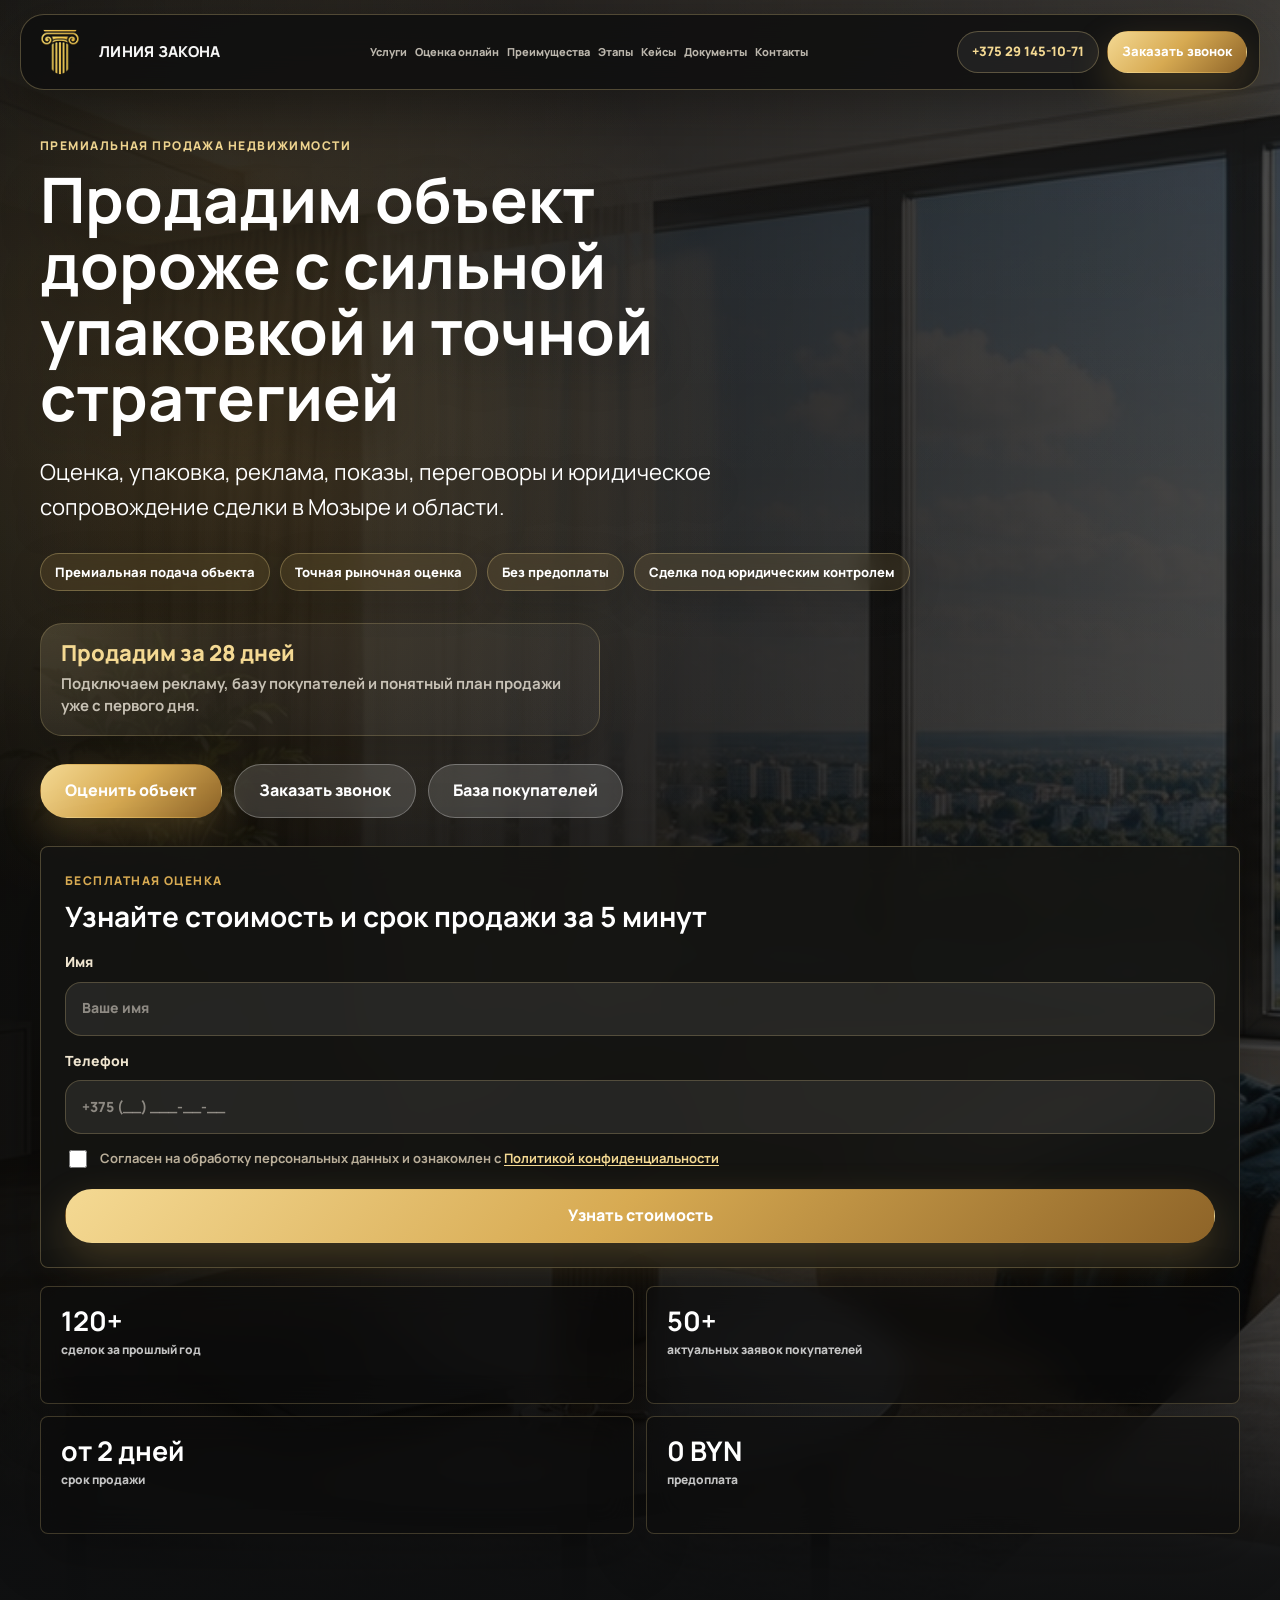
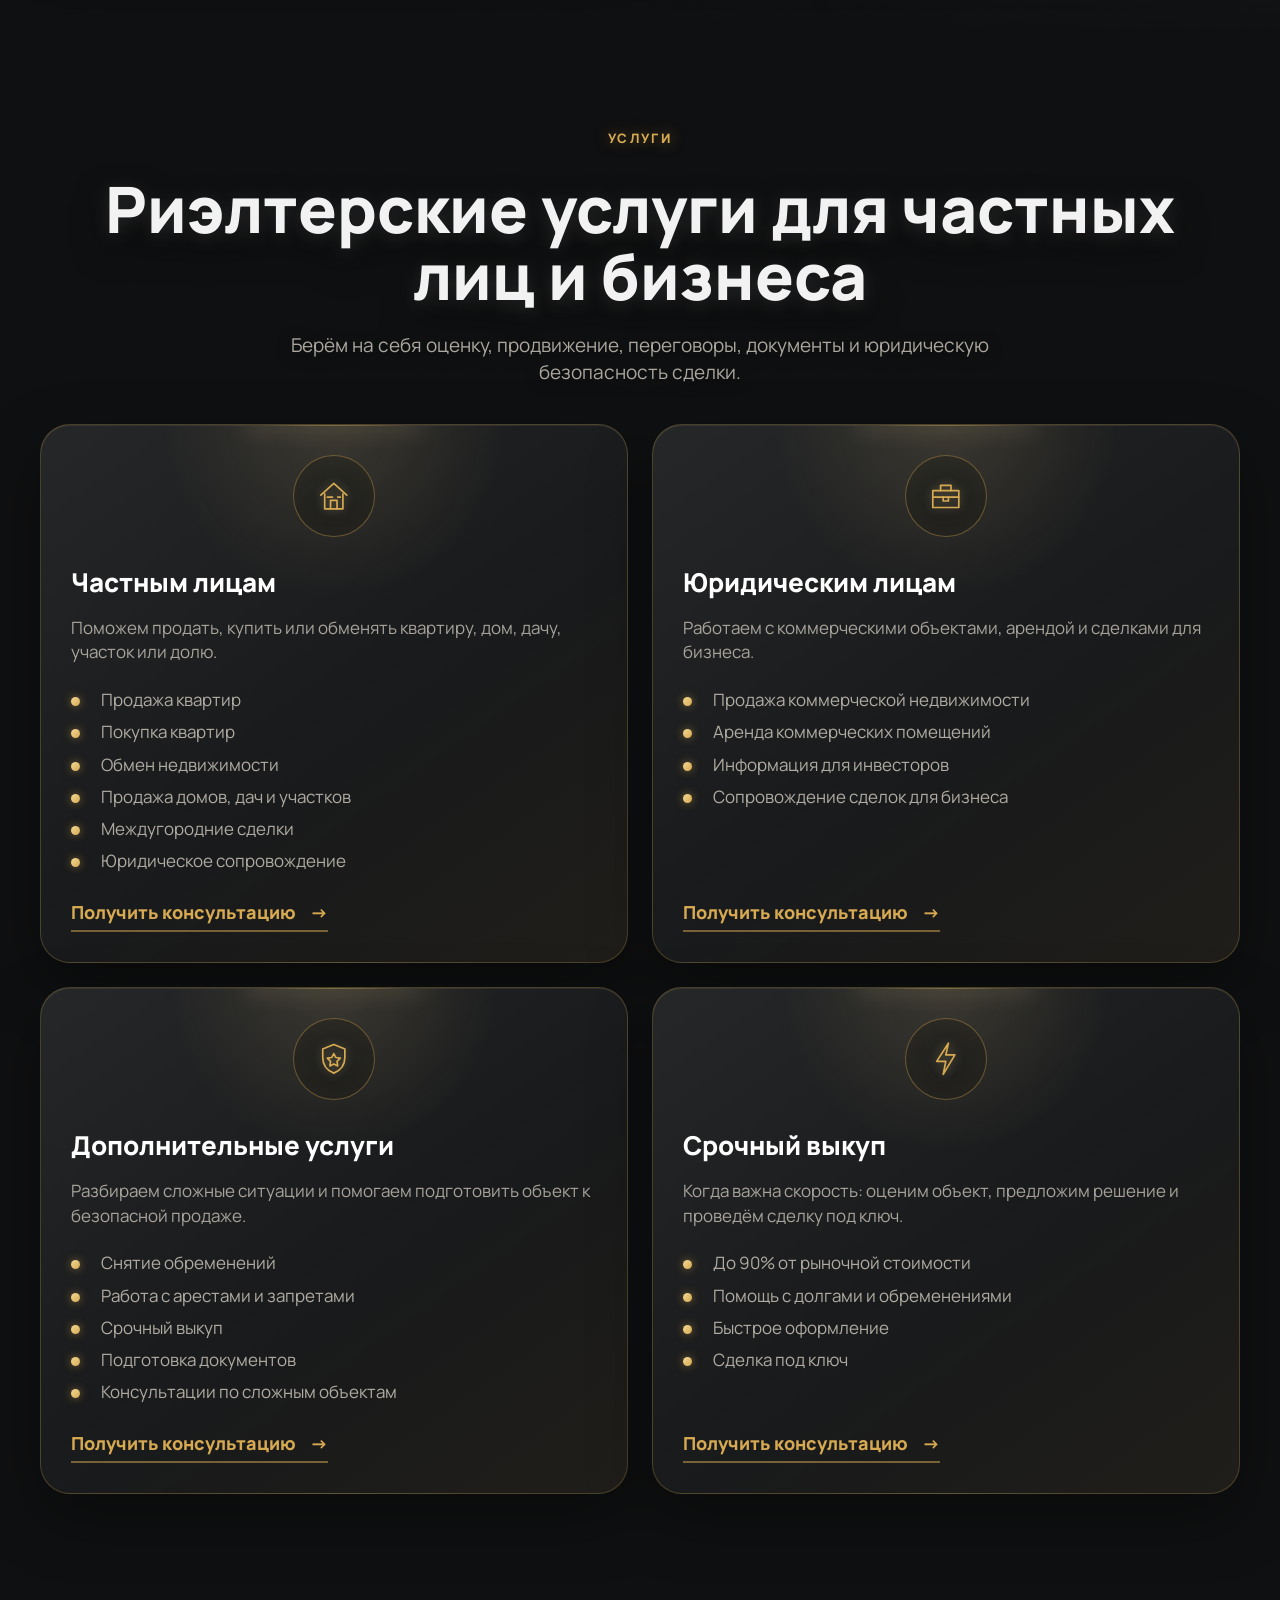
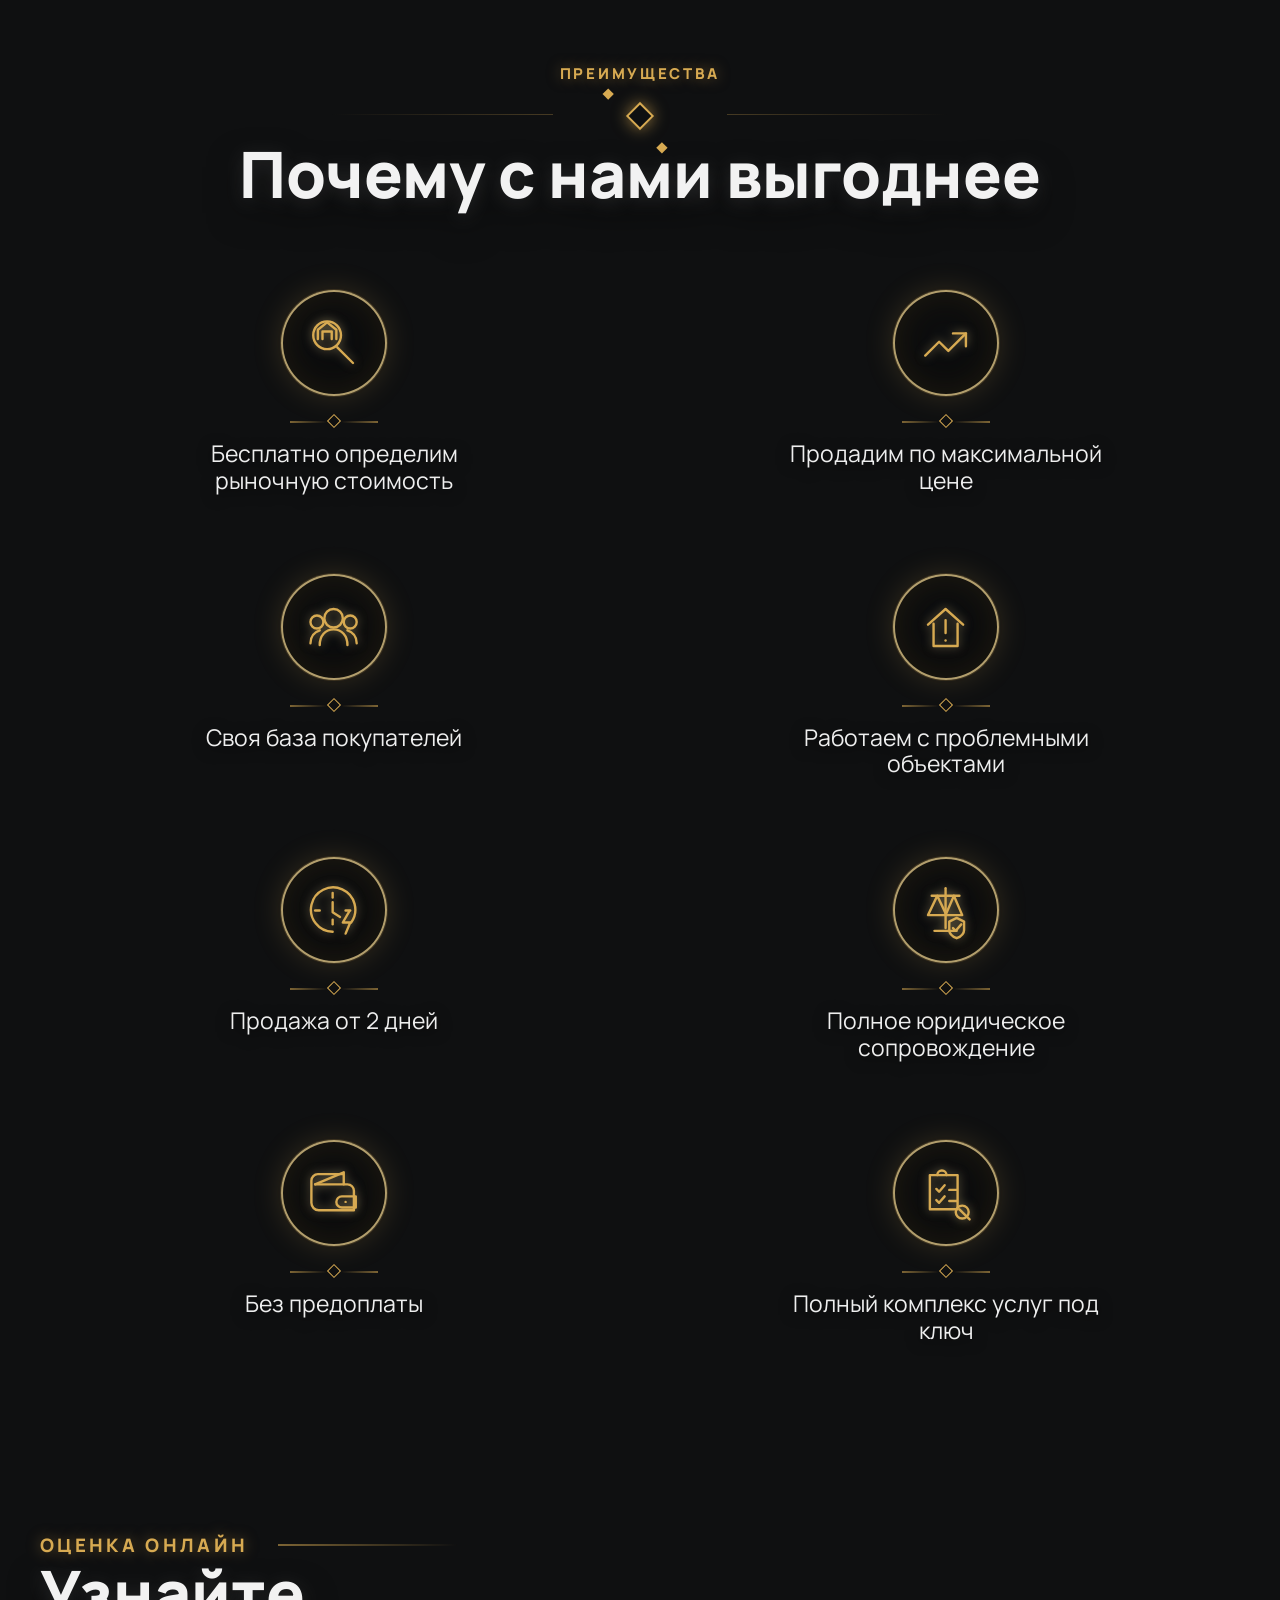
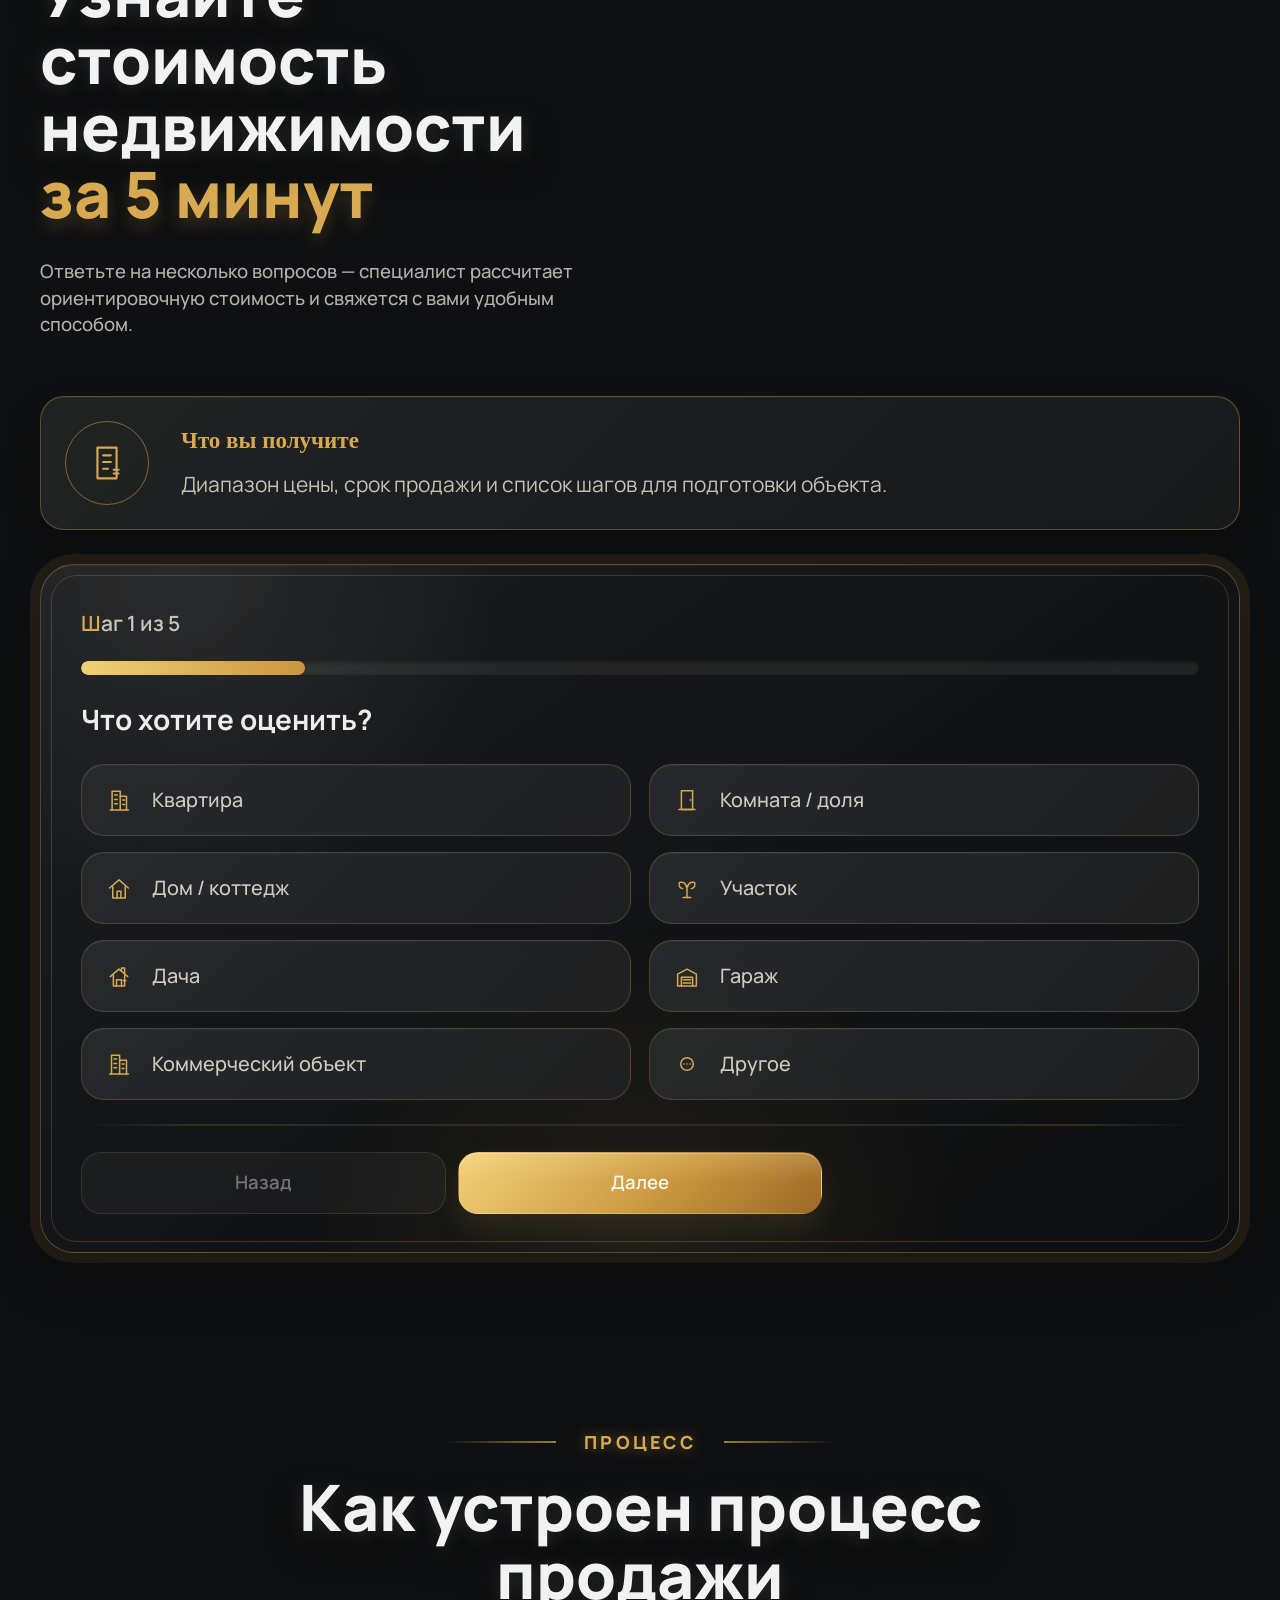
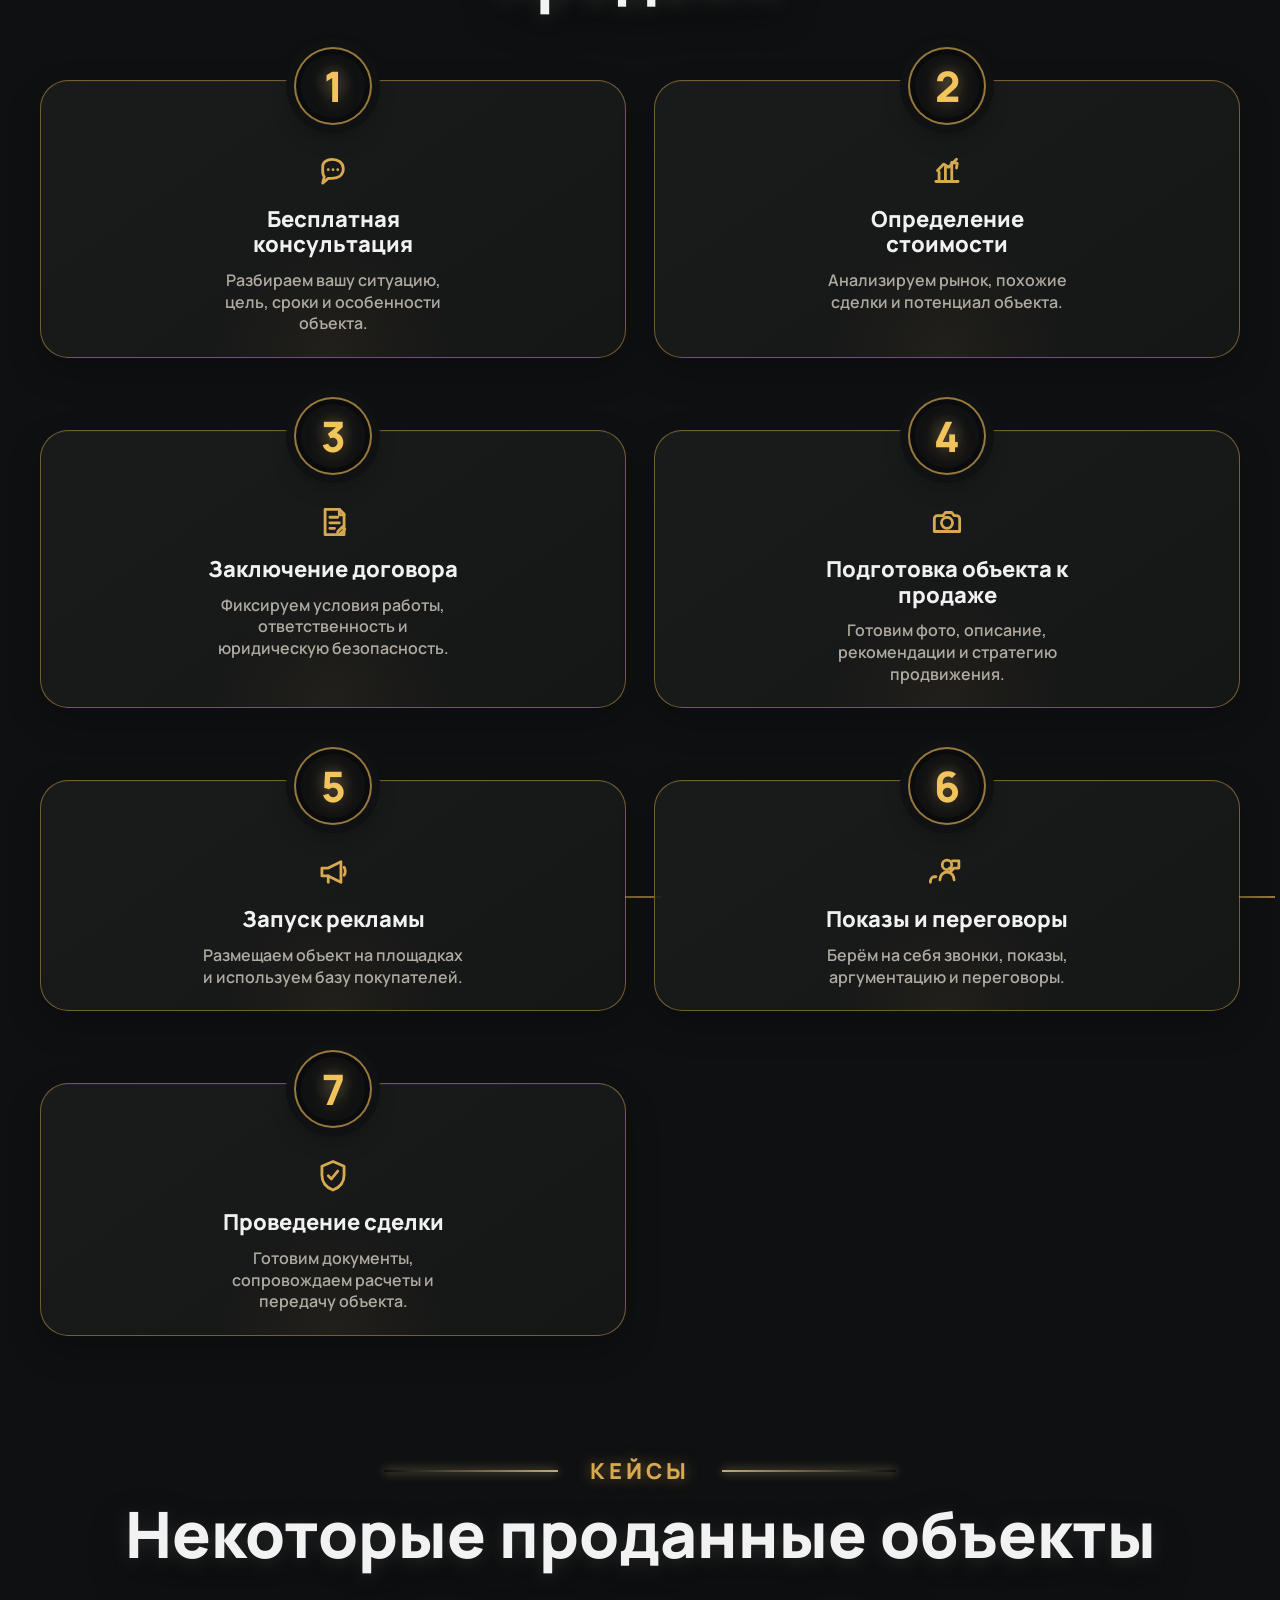
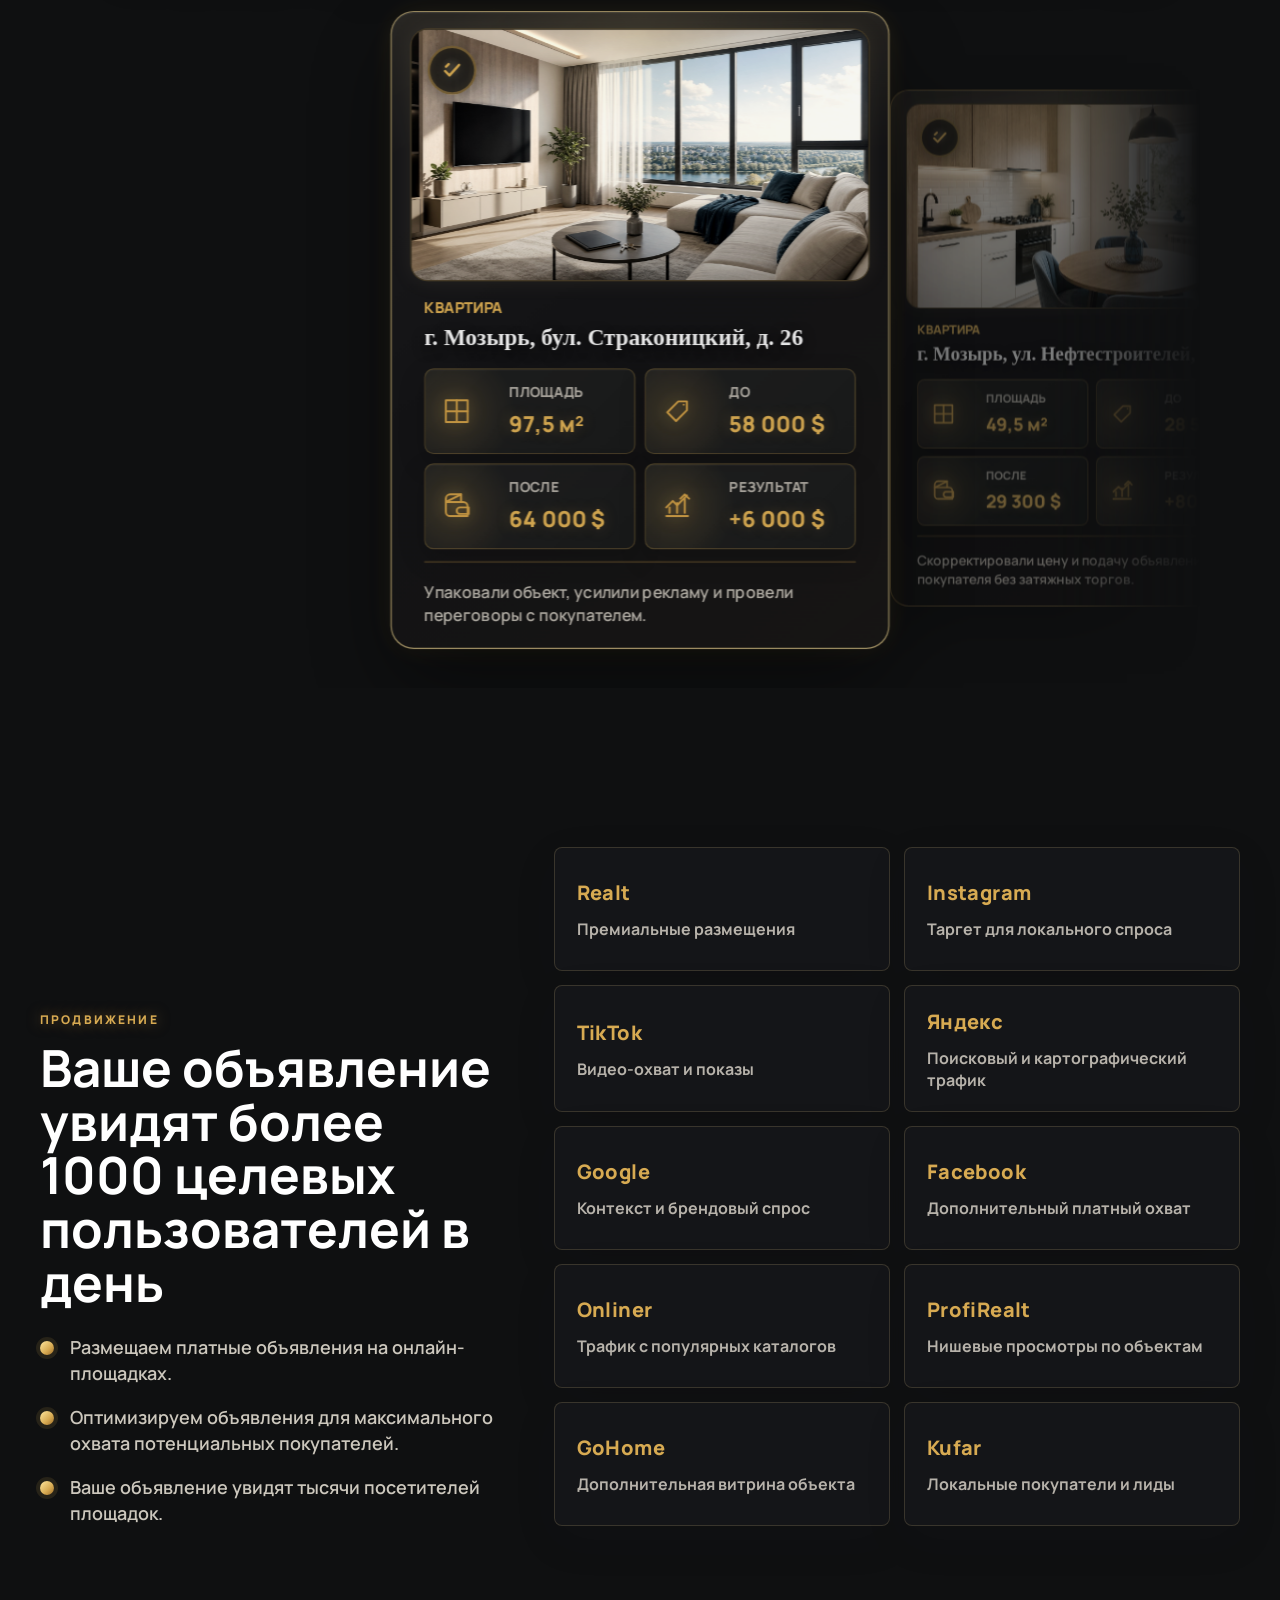
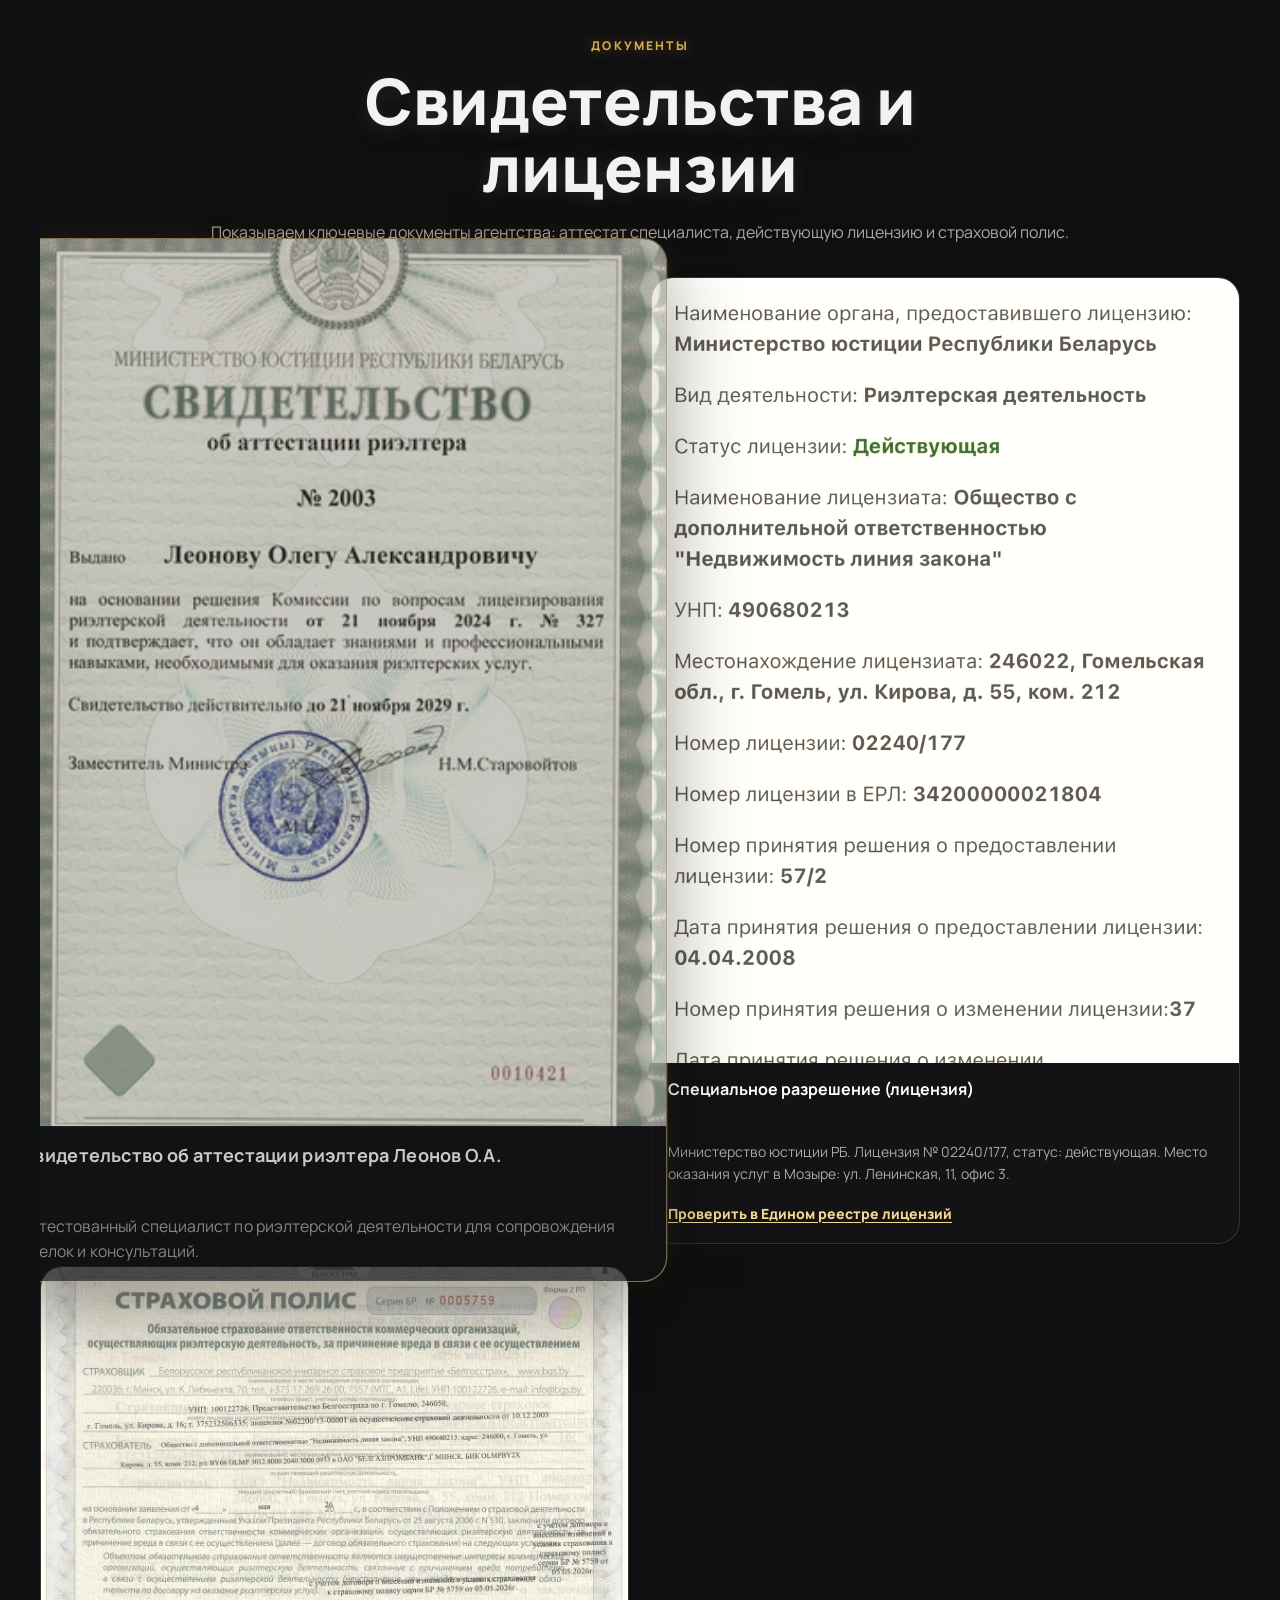
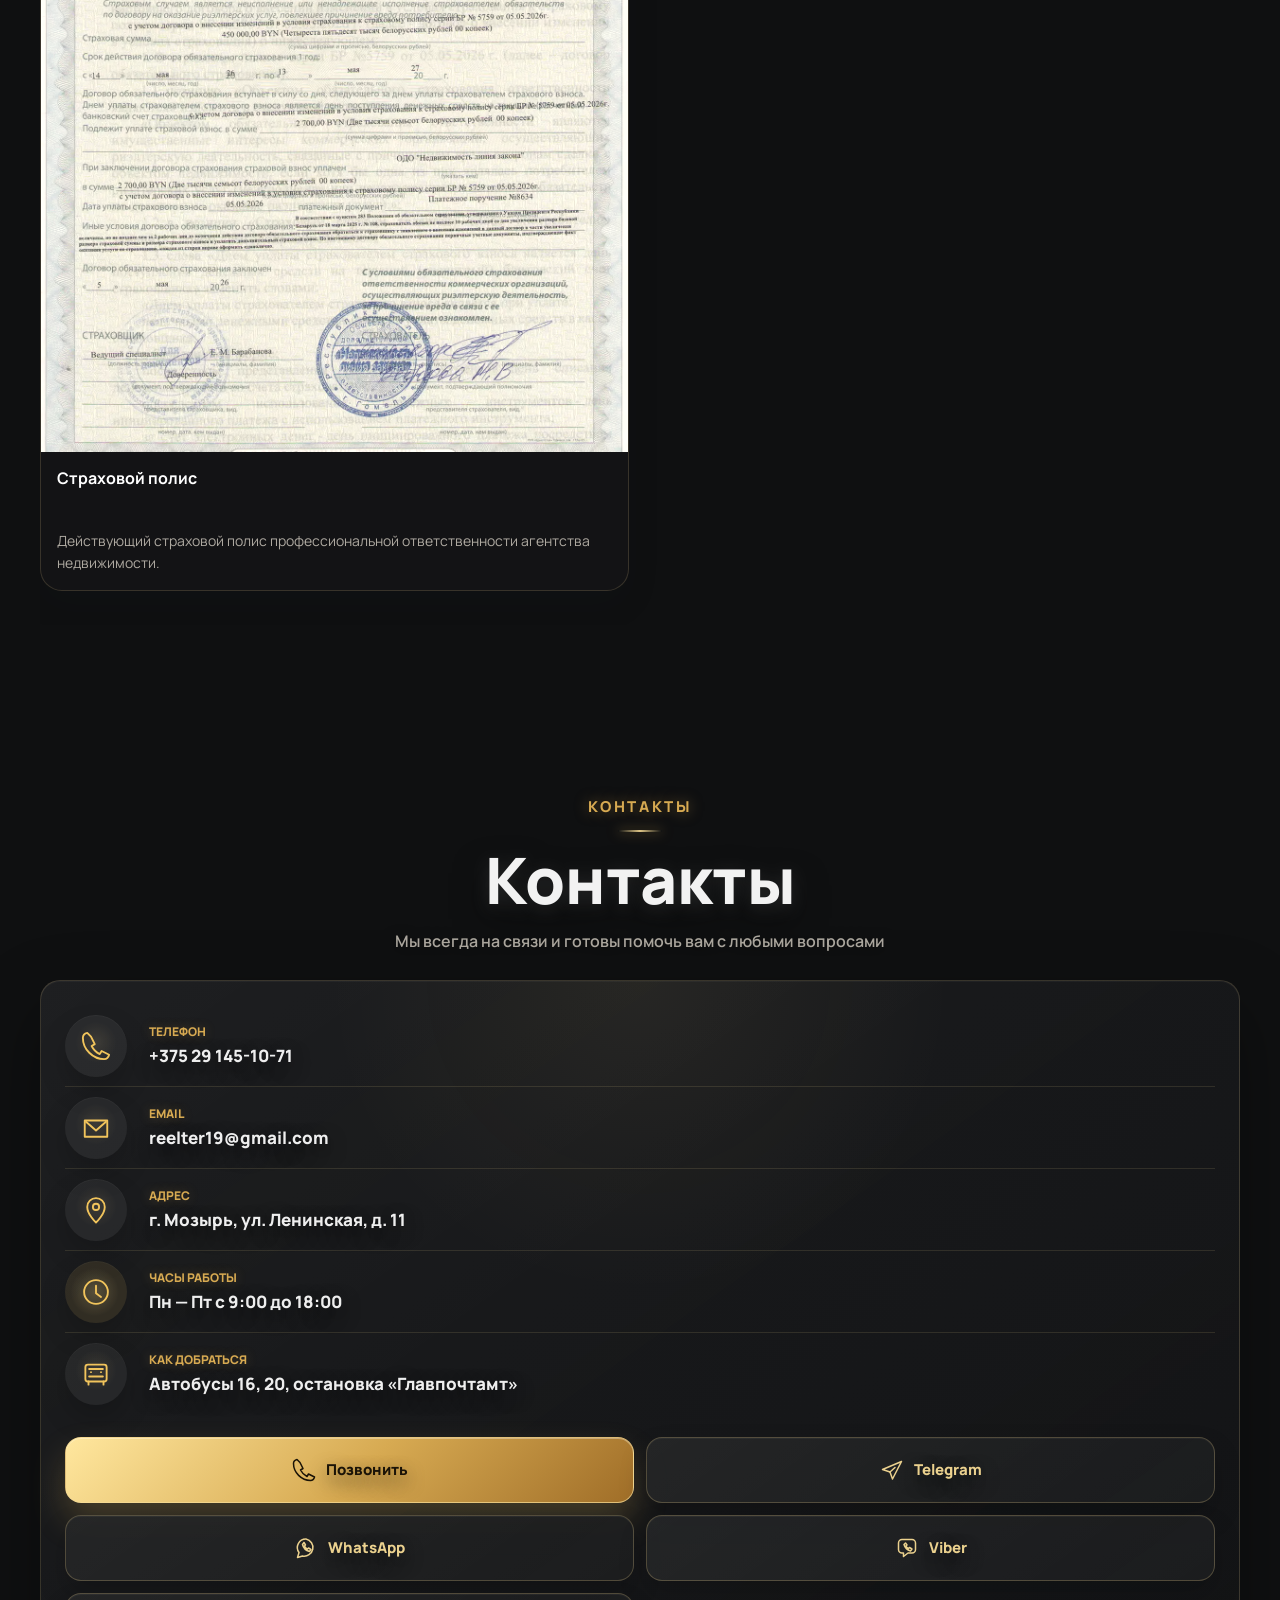
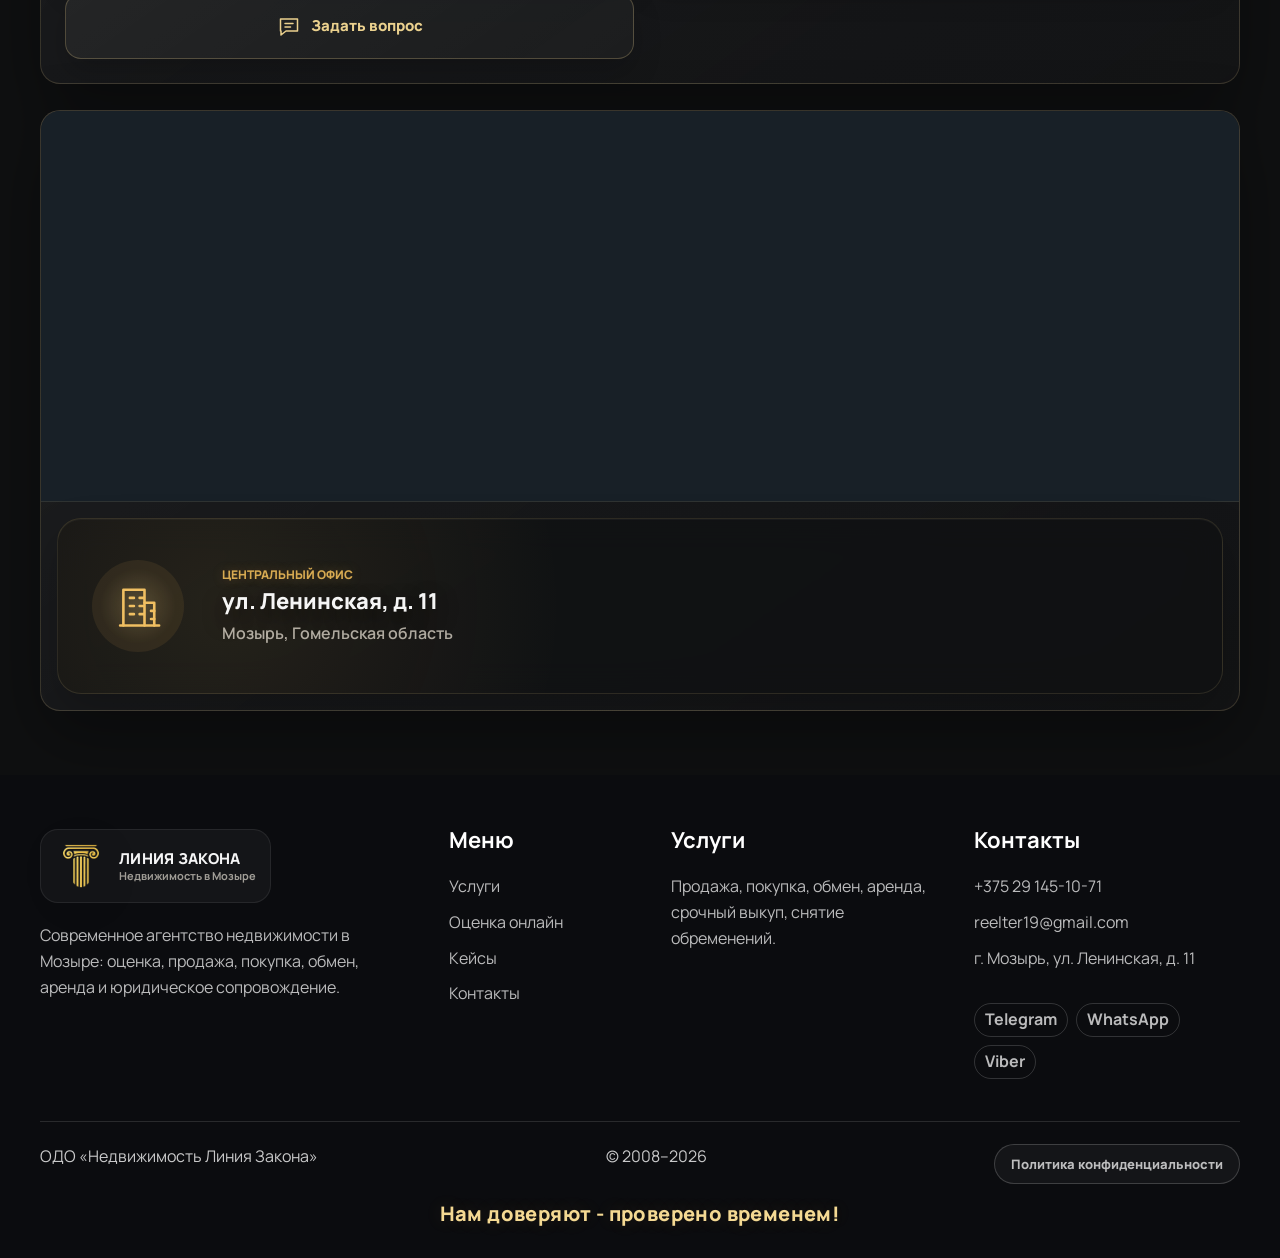
<file: index.html>
<!doctype html>
<html lang="ru">
  <head>
    <meta charset="UTF-8" />
    <meta name="viewport" content="width=device-width, initial-scale=1.0" />
    <title>Недвижимость «Линия Закона» — продажа недвижимости в Мозыре и области</title>
    <meta
      name="description"
      content="Агентство недвижимости «Линия Закона»: продадим, купим, обменяем или оценим недвижимость в Мозыре, Калинковичах и Гомельской области. Бесплатная оценка и юридическое сопровождение."
    />
    <link rel="preconnect" href="https://fonts.googleapis.com" />
    <link rel="preconnect" href="https://fonts.gstatic.com" crossorigin />
    <link
      href="https://fonts.googleapis.com/css2?family=Manrope:wght@400;500;600;700;800&amp;display=swap"
      rel="stylesheet"
    />
    <link rel="icon" type="image/x-icon" href="assets/favicon/favicon.ico" />
    <link rel="icon" type="image/png" sizes="32x32" href="assets/favicon/favicon-32x32.png" />
    <link rel="icon" type="image/png" sizes="16x16" href="assets/favicon/favicon-16x16.png" />
    <link rel="apple-touch-icon" sizes="180x180" href="assets/favicon/apple-touch-icon.png" />
    <link rel="manifest" href="site.webmanifest" />
    <meta name="theme-color" content="#0f1011" />
    <link rel="preload" as="image" href="assets/photos/hero-apartment.jpg" />
    <link rel="stylesheet" href="styles.css?v=20260629-13" />
  </head>
  <body>
    <header class="site-header" data-header>
      <button class="menu-toggle" type="button" aria-label="Открыть меню" aria-expanded="false" data-menu-toggle>
        <span></span>
        <span></span>
        <span></span>
      </button>

      <a class="brand" href="#top" aria-label="Недвижимость Линия Закона">
        <img class="brand-logo" src="assets/brand/column-logo-site.png" alt="Логотип агентства Линия Закона" />
        <span class="brand-copy">
          <strong>Линия Закона</strong>
          <small>Недвижимость в Мозыре</small>
        </span>
      </a>

      <nav class="nav" aria-label="Основное меню">
        <a href="#services">Услуги</a>
        <a href="#valuation">Оценка онлайн</a>
        <a href="#benefits">Преимущества</a>
        <a href="#process">Этапы</a>
        <a href="#cases">Кейсы</a>
        <a href="#documents">Документы</a>
        <a href="#contacts">Контакты</a>
      </nav>

      <div class="header-actions">
        <a class="btn btn-ghost btn-small" href="tel:+375291451071">+375 29 145-10-71</a>
        <button class="btn btn-primary btn-small" type="button" data-open-modal data-modal-title="Заказать звонок">Заказать звонок</button>
      </div>
    </header>

    <main id="top">
      <section class="hero section">
        <div class="container hero-grid">
          <div class="hero-copy reveal">
            <p class="eyebrow">Премиальная продажа недвижимости</p>
            <h1>Продадим объект дороже с сильной упаковкой и точной стратегией</h1>
            <p class="hero-lead">
              Оценка, упаковка, реклама, показы, переговоры и юридическое сопровождение сделки в Мозыре и области.
            </p>

            <div class="badge-row" aria-label="Ключевые преимущества">
              <span>Премиальная подача объекта</span>
              <span>Точная рыночная оценка</span>
              <span>Без предоплаты</span>
              <span>Сделка под юридическим контролем</span>
            </div>

            <div class="hero-proof">
              <strong>Продадим за 28 дней</strong>
              <span>Подключаем рекламу, базу покупателей и понятный план продажи уже с первого дня.</span>
            </div>

            <div class="hero-cta-row">
              <a class="btn btn-primary" href="#valuation">Оценить объект</a>
              <button class="btn btn-light" type="button" data-open-modal data-modal-title="Заказать звонок">Заказать звонок</button>
              <button class="btn btn-light" type="button" data-open-modal data-modal-title="База покупателей">База покупателей</button>
            </div>
          </div>

          <div class="hero-panel reveal">
            <form class="lead-card" data-form data-form-name="hero-valuation">
              <p class="mini-label">Бесплатная оценка</p>
              <h2>Узнайте стоимость и срок продажи за 5 минут</h2>
              <label>
                <span>Имя</span>
                <input type="text" name="name" placeholder="Ваше имя" required />
              </label>
              <label>
                <span>Телефон</span>
                <input type="tel" name="phone" placeholder="+375 (__) ___-__-__" required />
              </label>
              <label class="check">
                <input type="checkbox" name="agreement" required />
                <span>Согласен на обработку персональных данных и ознакомлен с <a href="privacy.html">Политикой конфиденциальности</a></span>
              </label>
              <button class="btn btn-primary" type="submit">Узнать стоимость</button>
              <p class="form-success" role="status" hidden>Спасибо. Мы свяжемся с вами и подготовим оценку.</p>
            </form>

            <div class="stats-grid">
              <div><strong>120+</strong><span>сделок за прошлый год</span></div>
              <div><strong>50+</strong><span>актуальных заявок покупателей</span></div>
              <div><strong>от 2 дней</strong><span>срок продажи</span></div>
              <div><strong>0 BYN</strong><span>предоплата</span></div>
            </div>
          </div>
        </div>
      </section>

      <section class="section experience" id="experience" hidden>
        <div class="container experience-grid">
          <div class="experience-photo reveal">
            <img src="assets/photos/consultation.jpg" alt="Консультация риэлтера с клиентом по продаже недвижимости" loading="lazy" />
            <div class="photo-note">
              <span>Личная стратегия</span>
              <strong>Не просто объявление, а понятный план продажи</strong>
            </div>
          </div>

          <div class="experience-copy reveal">
            <p class="eyebrow">Подход агентства</p>
            <h2>Делаем продажу заметной, понятной и спокойной</h2>
            <p>
              Покупатель быстрее доверяет объекту, когда видит сильную подачу: аккуратные фото, честное описание, понятные документы и уверенные переговоры.
            </p>
            <div class="experience-points">
              <article>
                <span>01</span>
                <h3>Упаковка объекта</h3>
                <p>Подсказываем, что убрать, что подчеркнуть и как показать квартиру дороже.</p>
              </article>
              <article>
                <span>02</span>
                <h3>Живой контакт</h3>
                <p>Берём звонки, показы и возражения на себя, чтобы продажа не съедала ваши вечера.</p>
              </article>
              <article>
                <span>03</span>
                <h3>Контроль сделки</h3>
                <p>Собираем документы и заранее закрываем юридические вопросы.</p>
              </article>
            </div>
          </div>
        </div>
      </section>

      <section class="section services" id="services">
        <div class="container">
          <div class="section-head reveal">
            <p class="eyebrow">Услуги</p>
            <h2>Риэлтерские услуги для частных лиц и бизнеса</h2>
            <p>Берём на себя оценку, продвижение, переговоры, документы и юридическую безопасность сделки.</p>
          </div>

          <div class="service-grid">
            <article class="service-card reveal">
              <div class="service-card-top">
                <span class="card-icon" aria-hidden="true">
                  <svg viewBox="0 0 64 64" focusable="false">
                    <path d="M12 31 32 13l20 18" />
                    <path d="M18 29v23h28V29" />
                    <path d="M27 52V39h10v13" />
                    <path d="M22 34h8" />
                    <path d="M38 34h4" />
                  </svg>
                </span>
              </div>
              <h3>Частным лицам</h3>
              <p>Поможем продать, купить или обменять квартиру, дом, дачу, участок или долю.</p>
              <ul>
                <li>Продажа квартир</li>
                <li>Покупка квартир</li>
                <li>Обмен недвижимости</li>
                <li>Продажа домов, дач и участков</li>
                <li>Междугородние сделки</li>
                <li>Юридическое сопровождение</li>
              </ul>
              <button class="text-link" type="button" data-open-modal data-modal-title="Консультация для частного лица">Получить консультацию</button>
            </article>

            <article class="service-card reveal">
              <div class="service-card-top">
                <span class="card-icon" aria-hidden="true">
                  <svg viewBox="0 0 64 64" focusable="false">
                    <path d="M12 24h40v26H12z" />
                    <path d="M24 24v-8h16v8" />
                    <path d="M12 34h40" />
                    <path d="M28 34v6h8v-6" />
                  </svg>
                </span>
              </div>
              <h3>Юридическим лицам</h3>
              <p>Работаем с коммерческими объектами, арендой и сделками для бизнеса.</p>
              <ul>
                <li>Продажа коммерческой недвижимости</li>
                <li>Аренда коммерческих помещений</li>
                <li>Информация для инвесторов</li>
                <li>Сопровождение сделок для бизнеса</li>
              </ul>
              <button class="text-link" type="button" data-open-modal data-modal-title="Консультация для бизнеса">Получить консультацию</button>
            </article>

            <article class="service-card reveal">
              <div class="service-card-top">
                <span class="card-icon" aria-hidden="true">
                  <svg viewBox="0 0 64 64" focusable="false">
                    <path d="M32 10 49 17v13c0 12-7 20-17 24-10-4-17-12-17-24V17l17-7Z" />
                    <path d="m32 24 3 6 7 1-5 5 1 7-6-3-6 3 1-7-5-5 7-1 3-6Z" />
                  </svg>
                </span>
              </div>
              <h3>Дополнительные услуги</h3>
              <p>Разбираем сложные ситуации и помогаем подготовить объект к безопасной продаже.</p>
              <ul>
                <li>Снятие обременений</li>
                <li>Работа с арестами и запретами</li>
                <li>Срочный выкуп</li>
                <li>Подготовка документов</li>
                <li>Консультации по сложным объектам</li>
              </ul>
              <button class="text-link" type="button" data-open-modal data-modal-title="Консультация по сложному объекту">Получить консультацию</button>
            </article>

            <article class="service-card service-card-accent reveal">
              <div class="service-card-top">
                <span class="card-icon" aria-hidden="true">
                  <svg viewBox="0 0 64 64" focusable="false">
                    <path d="M36 8 18 36h14l-4 20 18-30H32l4-18Z" />
                  </svg>
                </span>
              </div>
              <h3>Срочный выкуп</h3>
              <p>Когда важна скорость: оценим объект, предложим решение и проведём сделку под ключ.</p>
              <ul>
                <li>До 90% от рыночной стоимости</li>
                <li>Помощь с долгами и обременениями</li>
                <li>Быстрое оформление</li>
                <li>Сделка под ключ</li>
              </ul>
              <button class="text-link" type="button" data-open-modal data-modal-title="Срочный выкуп недвижимости">Получить консультацию</button>
            </article>
          </div>
        </div>
      </section>

      <section class="section benefits" id="benefits">
        <div class="container">
          <div class="section-head reveal">
            <p class="eyebrow">Преимущества</p>
            <h2>Почему с нами выгоднее</h2>
          </div>
          <div class="benefit-grid">
            <article class="benefit-card reveal">
              <span class="benefit-icon" aria-hidden="true">
                <svg viewBox="0 0 64 64" focusable="false">
                  <path d="M25 38a15 15 0 1 0 0-30 15 15 0 0 0 0 30Z" />
                  <path d="m36 36 17 17" />
                  <path d="M15 27V17l10-8 10 8v10" />
                  <path d="M20 27v-8h10v8" />
                </svg>
              </span>
              <span class="benefit-divider" aria-hidden="true"></span>
              <h3>Бесплатно определим рыночную стоимость</h3>
            </article>
            <article class="benefit-card reveal">
              <span class="benefit-icon" aria-hidden="true">
                <svg viewBox="0 0 64 64" focusable="false">
                  <path d="M10 45 25 30l10 10 19-19" />
                  <path d="M40 21h14v14" />
                </svg>
              </span>
              <span class="benefit-divider" aria-hidden="true"></span>
              <h3>Продадим по максимальной цене</h3>
            </article>
            <article class="benefit-card reveal">
              <span class="benefit-icon" aria-hidden="true">
                <svg viewBox="0 0 64 64" focusable="false">
                  <path d="M32 33a10 10 0 1 0 0-20 10 10 0 0 0 0 20Z" />
                  <path d="M17 52c0-10 6-17 15-17s15 7 15 17" />
                  <path d="M14 34a7 7 0 1 0 0-14 7 7 0 0 0 0 14Z" />
                  <path d="M7 50c0-7 4-12 10-14" />
                  <path d="M50 34a7 7 0 1 0 0-14 7 7 0 0 0 0 14Z" />
                  <path d="M57 50c0-7-4-12-10-14" />
                </svg>
              </span>
              <span class="benefit-divider" aria-hidden="true"></span>
              <h3>Своя база покупателей</h3>
            </article>
            <article class="benefit-card reveal">
              <span class="benefit-icon" aria-hidden="true">
                <svg viewBox="0 0 64 64" focusable="false">
                  <path d="M13 30 32 13l19 17" />
                  <path d="M19 29v24h26V29" />
                  <path d="M32 25v14" />
                  <path d="M32 47h.01" />
                </svg>
              </span>
              <span class="benefit-divider" aria-hidden="true"></span>
              <h3>Работаем с проблемными объектами</h3>
            </article>
            <article class="benefit-card reveal">
              <span class="benefit-icon" aria-hidden="true">
                <svg viewBox="0 0 64 64" focusable="false">
                  <path d="M31 56a24 24 0 1 1 20-10" />
                  <path d="M31 14v5" />
                  <path d="M31 43v5" />
                  <path d="M12 33h5" />
                  <path d="M45 33h5" />
                  <path d="M31 24v11l8 5" />
                  <path d="m49 34-7 12h8l-5 12" />
                </svg>
              </span>
              <span class="benefit-divider" aria-hidden="true"></span>
              <h3>Продажа от 2 дней</h3>
            </article>
            <article class="benefit-card reveal">
              <span class="benefit-icon" aria-hidden="true">
                <svg viewBox="0 0 64 64" focusable="false">
                  <path d="M32 9v43" />
                  <path d="M17 17h30" />
                  <path d="M23 17 13 38h20L23 17Z" />
                  <path d="M41 17 32 38h18L41 17Z" />
                  <path d="M20 55h24" />
                  <path d="M44 41 52 45v9c0 4-3 7-8 9-5-2-8-5-8-9v-9l8-4Z" />
                  <path d="m40 52 3 3 6-7" />
                </svg>
              </span>
              <span class="benefit-divider" aria-hidden="true"></span>
              <h3>Полное юридическое сопровождение</h3>
            </article>
            <article class="benefit-card reveal">
              <span class="benefit-icon" aria-hidden="true">
                <svg viewBox="0 0 64 64" focusable="false">
                  <path d="M12 22h35a7 7 0 0 1 7 7v21H16a8 8 0 0 1-8-8V18a7 7 0 0 1 7-7h27" />
                  <path d="M12 22 43 9v13" />
                  <path d="M41 35h15v12H41a6 6 0 0 1 0-12Z" />
                  <path d="M45 41h.01" />
                </svg>
              </span>
              <span class="benefit-divider" aria-hidden="true"></span>
              <h3>Без предоплаты</h3>
            </article>
            <article class="benefit-card reveal">
              <span class="benefit-icon" aria-hidden="true">
                <svg viewBox="0 0 64 64" focusable="false">
                  <path d="M20 12h25v37H15V12h5Z" />
                  <path d="M23 12a5 5 0 0 1 10 0" />
                  <path d="m22 27 3 3 6-7" />
                  <path d="M36 28h8" />
                  <path d="m22 39 3 3 6-7" />
                  <path d="M36 40h8" />
                  <path d="M47 49 58 60" />
                  <path d="M50 45a7 7 0 1 0 0 14 7 7 0 0 0 0-14Z" />
                </svg>
              </span>
              <span class="benefit-divider" aria-hidden="true"></span>
              <h3>Полный комплекс услуг под ключ</h3>
            </article>
          </div>
        </div>
      </section>

      <section class="section valuation" id="valuation">
        <div class="container quiz-layout">
          <div class="quiz-copy reveal">
            <p class="eyebrow">Оценка онлайн</p>
            <h2>
              <span>Узнайте</span>
              <span>стоимость</span>
              <span class="nowrap-line">недвижимости</span>
              <span class="accent-line">за 5 минут</span>
            </h2>
            <p>Ответьте на несколько вопросов — специалист рассчитает ориентировочную стоимость и свяжется с вами удобным способом.</p>
            <div class="callout">
              <span class="callout-icon" aria-hidden="true">
                <svg viewBox="0 0 48 48" focusable="false">
                  <path d="M14 8h20v32H14z" />
                  <path d="M20 16h8" />
                  <path d="M20 23h8" />
                  <path d="M20 30h5" />
                  <path d="M31 31h5" />
                  <path d="M31 35h5" />
                </svg>
              </span>
              <span class="callout-copy">
                <strong>Что вы получите</strong>
                <span>Диапазон цены, срок продажи и список шагов для подготовки объекта.</span>
              </span>
            </div>
          </div>

          <form class="quiz-card reveal" data-quiz data-form-name="valuation-quiz">
            <div class="quiz-top">
              <span data-quiz-step-label>Шаг 1 из 5</span>
              <div class="progress"><span data-progress></span></div>
            </div>

            <div class="quiz-step active" data-step="0">
              <h3>Что хотите оценить?</h3>
              <div class="option-grid">
                <label><input type="radio" name="property" value="Квартира" required /> <span><svg class="quiz-option-icon" viewBox="0 0 48 48" focusable="false" aria-hidden="true"><path d="M13 40V10h13v30" /><path d="M26 18h10v22" /><path d="M17 16h4M17 23h4M17 30h4M30 24h3M30 31h3M10 40h29" /></svg>Квартира</span></label>
                <label><input type="radio" name="property" value="Комната / доля" /> <span><svg class="quiz-option-icon" viewBox="0 0 48 48" focusable="false" aria-hidden="true"><path d="M15 9h18v30H15z" /><path d="M29 24h1" /><path d="M11 39h26" /></svg>Комната / доля</span></label>
                <label><input type="radio" name="property" value="Дом / коттедж" /> <span><svg class="quiz-option-icon" viewBox="0 0 48 48" focusable="false" aria-hidden="true"><path d="M9 24 24 11l15 13" /><path d="M14 22v18h20V22" /><path d="M21 40V29h6v11" /></svg>Дом / коттедж</span></label>
                <label><input type="radio" name="property" value="Участок" /> <span><svg class="quiz-option-icon" viewBox="0 0 48 48" focusable="false" aria-hidden="true"><path d="M24 39V20" /><path d="M17 25c-5-1-7-5-5-10 6-1 10 2 11 7" /><path d="M31 25c5-1 7-5 5-10-6-1-10 2-11 7" /><path d="M18 39h12" /></svg>Участок</span></label>
                <label><input type="radio" name="property" value="Дача" /> <span><svg class="quiz-option-icon" viewBox="0 0 48 48" focusable="false" aria-hidden="true"><path d="M10 25 24 13l14 12" /><path d="M15 23v17h18V23" /><path d="M28 15v-4h5v9" /><path d="M20 40V30h8v10" /><path d="M31 31h4" /></svg>Дача</span></label>
                <label><input type="radio" name="property" value="Гараж" /> <span><svg class="quiz-option-icon" viewBox="0 0 48 48" focusable="false" aria-hidden="true"><path d="M9 21 24 13l15 8v19H9z" /><path d="M15 40V26h18v14" /><path d="M18 30h12M18 35h12" /></svg>Гараж</span></label>
                <label><input type="radio" name="property" value="Коммерческий объект" /> <span><svg class="quiz-option-icon" viewBox="0 0 48 48" focusable="false" aria-hidden="true"><path d="M12 40V10h13v30" /><path d="M25 18h11v22" /><path d="M16 16h4M16 23h4M16 30h4M29 24h3M29 31h3M9 40h30" /></svg>Коммерческий объект</span></label>
                <label><input type="radio" name="property" value="Другое" /> <span><svg class="quiz-option-icon" viewBox="0 0 48 48" focusable="false" aria-hidden="true"><path d="M14 24a10 10 0 1 0 20 0 10 10 0 0 0-20 0Z" /><path d="M19 24h.01M24 24h.01M29 24h.01" /></svg>Другое</span></label>
              </div>
            </div>

            <div class="quiz-step" data-step="1">
              <h3>Сколько комнат?</h3>
              <div class="option-grid option-grid-compact">
                <label><input type="radio" name="rooms" value="Студия" required /> <span>Студия</span></label>
                <label><input type="radio" name="rooms" value="1" /> <span>1</span></label>
                <label><input type="radio" name="rooms" value="2" /> <span>2</span></label>
                <label><input type="radio" name="rooms" value="3" /> <span>3</span></label>
                <label><input type="radio" name="rooms" value="4" /> <span>4</span></label>
                <label><input type="radio" name="rooms" value="5 и более" /> <span>5 и более</span></label>
              </div>
            </div>

            <div class="quiz-step" data-step="2">
              <h3>Площадь объекта</h3>
              <label>
                <span>Площадь в м²</span>
                <input type="number" name="area" min="1" placeholder="Например, 54" required />
              </label>
            </div>

            <div class="quiz-step" data-step="3">
              <h3>Где находится объект?</h3>
              <div class="option-grid">
                <label><input type="radio" name="city" value="Мозырь" required /> <span>Мозырь</span></label>
                <label><input type="radio" name="city" value="Калинковичи" /> <span>Калинковичи</span></label>
                <label><input type="radio" name="city" value="Петриков" /> <span>Петриков</span></label>
                <label><input type="radio" name="city" value="Гомель" /> <span>Гомель</span></label>
                <label><input type="radio" name="city" value="Другой город" /> <span>Другой город</span></label>
              </div>
              <label>
                <span>Адрес или район</span>
                <input type="text" name="address" placeholder="Улица, район или ориентир" required />
              </label>
            </div>

            <div class="quiz-step" data-step="4">
              <h3>Куда отправить результат?</h3>
              <div class="option-grid option-grid-compact">
                <label><input type="radio" name="contact_method" value="Перезвонить" required /> <span>Перезвонить</span></label>
                <label><input type="radio" name="contact_method" value="Viber" /> <span>Viber</span></label>
                <label><input type="radio" name="contact_method" value="Telegram" /> <span>Telegram</span></label>
                <label><input type="radio" name="contact_method" value="WhatsApp" /> <span>WhatsApp</span></label>
              </div>
              <div class="form-two">
                <label>
                  <span>Имя</span>
                  <input type="text" name="name" placeholder="Ваше имя" required />
                </label>
                <label>
                  <span>Телефон</span>
                  <input type="tel" name="phone" placeholder="+375 (__) ___-__-__" required />
                </label>
              </div>
              <label class="check">
                <input type="checkbox" name="agreement" required />
                <span>Согласен на обработку персональных данных и ознакомлен с <a href="privacy.html">Политикой конфиденциальности</a></span>
              </label>
            </div>

            <p class="form-error" data-quiz-error role="alert" hidden>Заполните обязательные поля шага.</p>
            <p class="form-success" data-quiz-success role="status" hidden>Спасибо. Данные получены, специалист подготовит оценку.</p>

            <div class="quiz-actions">
              <button class="btn btn-light" type="button" data-prev disabled>Назад</button>
              <button class="btn btn-primary" type="button" data-next>Далее</button>
              <button class="btn btn-primary" type="submit" data-submit hidden>Получить оценку</button>
            </div>
          </form>
        </div>
      </section>

      <section class="section process" id="process">
        <div class="container">
          <div class="section-head reveal">
            <p class="eyebrow">Процесс</p>
            <h2>Как устроен процесс продажи</h2>
          </div>
          <div class="timeline">
            <article class="timeline-card reveal">
              <span class="step-number">1</span>
              <svg class="step-icon" viewBox="0 0 48 48" focusable="false" aria-hidden="true"><path d="M11 17c0-5 5-9 12-9s14 4 14 12-6 12-14 12h-5l-7 6 2-8c-2-2-2-5-2-8v-5Z" /><path d="M18 21h.01M24 21h.01M30 21h.01" /></svg>
              <h3>Бесплатная консультация</h3>
              <p>Разбираем вашу ситуацию, цель, сроки и особенности объекта.</p>
            </article>
            <article class="timeline-card reveal">
              <span class="step-number">2</span>
              <svg class="step-icon" viewBox="0 0 48 48" focusable="false" aria-hidden="true"><path d="M10 36h28" /><path d="M14 36V24" /><path d="M22 36V18" /><path d="M30 36V12" /><path d="m31 12 6 1-1 6" /><path d="m12 22 8-8 6 4 10-10" /></svg>
              <h3>Определение стоимости</h3>
              <p>Анализируем рынок, похожие сделки и потенциал объекта.</p>
            </article>
            <article class="timeline-card reveal">
              <span class="step-number">3</span>
              <svg class="step-icon" viewBox="0 0 48 48" focusable="false" aria-hidden="true"><path d="M14 8h18l6 6v26H14z" /><path d="M32 8v7h6" /><path d="M20 18h10M20 25h12M20 32h6" /><path d="m30 36 6-6 3 3-6 6h-3z" /></svg>
              <h3>Заключение договора</h3>
              <p>Фиксируем условия работы, ответственность и юридическую безопасность.</p>
            </article>
            <article class="timeline-card reveal">
              <span class="step-number">4</span>
              <svg class="step-icon" viewBox="0 0 48 48" focusable="false" aria-hidden="true"><path d="M12 16h7l3-4h8l3 4h3a4 4 0 0 1 4 4v16H8V20a4 4 0 0 1 4-4Z" /><path d="M24 32a7 7 0 1 0 0-14 7 7 0 0 0 0 14Z" /></svg>
              <h3>Подготовка объекта к продаже</h3>
              <p>Готовим фото, описание, рекомендации и стратегию продвижения.</p>
            </article>
            <article class="timeline-card reveal">
              <span class="step-number">5</span>
              <svg class="step-icon" viewBox="0 0 48 48" focusable="false" aria-hidden="true"><path d="M10 29h8l16 8V11L18 19h-8z" /><path d="M18 29v8" /><path d="M38 18c2 2 2 8 0 10" /></svg>
              <h3>Запуск рекламы</h3>
              <p>Размещаем объект на площадках и используем базу покупателей.</p>
            </article>
            <article class="timeline-card reveal">
              <span class="step-number">6</span>
              <svg class="step-icon" viewBox="0 0 48 48" focusable="false" aria-hidden="true"><path d="M15 34c0-6 4-10 9-10s9 4 9 10" /><path d="M24 21a6 6 0 1 0 0-12 6 6 0 0 0 0 12Z" /><path d="M31 10h8v9h-6l-4 4v-4h-2" /><path d="M10 30h-2c-3 0-5 3-5 7" /></svg>
              <h3>Показы и переговоры</h3>
              <p>Берём на себя звонки, показы, аргументацию и переговоры.</p>
            </article>
            <article class="timeline-card reveal">
              <span class="step-number">7</span>
              <svg class="step-icon" viewBox="0 0 48 48" focusable="false" aria-hidden="true"><path d="M24 7 38 13v11c0 10-6 16-14 19-8-3-14-9-14-19V13z" /><path d="m18 25 4 4 8-10" /></svg>
              <h3>Проведение сделки</h3>
              <p>Готовим документы, сопровождаем расчеты и передачу объекта.</p>
            </article>
          </div>
        </div>
      </section>

      <section class="section marketing" hidden>
        <div class="container marketing-grid">
          <div class="reveal">
            <p class="eyebrow">IT-агентство недвижимости</p>
            <h2>Мы используем технологии, рекламу и аналитику, чтобы продавать быстрее</h2>
            <div class="feature-list">
              <article><h3>Анализ рынка и похожих объектов</h3><p>Сравниваем цены, сроки экспозиции и спрос по локации.</p></article>
              <article><h3>Рекламная стратегия</h3><p>Подбираем площадки, аудитории и формат подачи объекта.</p></article>
              <article><h3>Фото, видео и продающее описание</h3><p>Упаковываем объект так, чтобы он выделялся среди похожих предложений.</p></article>
              <article><h3>Продвижение на онлайн-площадках</h3><p>Контролируем показы, звонки и реакцию покупателей.</p></article>
              <article><h3>База покупателей</h3><p>Сразу предлагаем объект людям, которые уже ищут недвижимость.</p></article>
              <article><h3>Отчетность по показам и звонкам</h3><p>Вы понимаете, что происходит с продажей каждую неделю.</p></article>
            </div>
          </div>

          <div class="dashboard-card reveal" aria-label="Дашборд продвижения объекта">
            <div class="dashboard-head">
              <span>Кампания объекта</span>
              <strong>Активно</strong>
            </div>
            <div class="metric"><span>Просмотры объявления</span><strong>8 420</strong></div>
            <div class="metric"><span>Входящие звонки</span><strong>64</strong></div>
            <div class="metric"><span>Показы</span><strong>18</strong></div>
            <div class="metric"><span>Заинтересованные покупатели</span><strong>9</strong></div>
          </div>
        </div>
      </section>

      <section class="section problems" hidden>
        <div class="container">
          <div class="section-head reveal">
            <p class="eyebrow">Сложные объекты</p>
            <h2>Поможем даже со сложной недвижимостью</h2>
            <p>Разберём ограничения, документы, долги и возможные сценарии продажи без лишнего давления.</p>
          </div>
          <div class="pill-grid reveal">
            <span>Арест квартиры</span>
            <span>Запрет на регистрационные действия</span>
            <span>Обременение после ипотеки</span>
            <span>Долги</span>
            <span>Исполнительные листы</span>
            <span>Непогашенная приватизация</span>
            <span>Срочная продажа</span>
            <span>Обмен с доплатой</span>
          </div>
          <div class="center-action reveal">
            <button class="btn btn-primary" type="button" data-open-modal data-modal-title="Разобрать мою ситуацию">Разобрать мою ситуацию</button>
          </div>
        </div>
      </section>

      <section class="section legal" id="legal" hidden>
        <div class="container legal-grid">
          <div class="reveal">
            <p class="eyebrow">Юридическая безопасность</p>
            <h2>Юридическая безопасность на каждом этапе</h2>
            <p>Мы заранее проверяем документы и условия сделки, чтобы снизить риски для продавца и покупателя.</p>
          </div>
          <div class="legal-timeline">
            <article class="reveal"><span>01</span><div><h3>Проверка документов</h3><p>Смотрим правоустанавливающие документы, техпаспорт и историю объекта.</p></div></article>
            <article class="reveal"><span>02</span><div><h3>Консультация по рискам</h3><p>Объясняем возможные ограничения, сроки и порядок действий.</p></div></article>
            <article class="reveal"><span>03</span><div><h3>Подготовка договора</h3><p>Фиксируем условия сделки понятным и безопасным способом.</p></div></article>
            <article class="reveal"><span>04</span><div><h3>Переговоры с покупателем</h3><p>Согласуем цену, сроки, порядок оплаты и передачи объекта.</p></div></article>
            <article class="reveal"><span>05</span><div><h3>Аванс / задаток</h3><p>Помогаем оформить предварительные договорённости без риска.</p></div></article>
            <article class="reveal"><span>06</span><div><h3>Организация расчетов</h3><p>Выбираем прозрачный и понятный порядок передачи денег.</p></div></article>
            <article class="reveal"><span>07</span><div><h3>Проведение сделки</h3><p>Сопровождаем стороны до подписания всех документов.</p></div></article>
            <article class="reveal"><span>08</span><div><h3>Передача объекта</h3><p>Закрываем сделку актом передачи и финальными проверками.</p></div></article>
          </div>
        </div>
      </section>

      <section class="section cases" id="cases">
        <div class="container">
          <div class="section-head reveal">
            <p class="eyebrow">Кейсы</p>
            <h2>Некоторые проданные объекты</h2>
          </div>
          <div class="case-grid">
            <article class="case-card reveal">
              <div class="case-photo">
                <img src="assets/photos/hero-apartment.jpg" alt="Интерьер проданной квартиры в Мозыре" loading="lazy" />
                <span class="case-check" aria-hidden="true">
                  <svg viewBox="0 0 32 32" focusable="false">
                    <path d="m8 17 5 5L24 10" />
                    <path d="m9 12 3-3" />
                  </svg>
                </span>
              </div>
              <div class="case-body">
                <span class="case-type">Квартира</span>
                <h3>г. Мозырь, бул. Страконицкий, д. 26</h3>
                <dl>
                  <div>
                    <dt><svg class="case-stat-icon" viewBox="0 0 32 32" focusable="false" aria-hidden="true"><path d="M6 6h20v20H6z" /><path d="M16 6v20M6 16h20" /></svg><span>Площадь</span></dt>
                    <dd>97,5 м²</dd>
                  </div>
                  <div>
                    <dt><svg class="case-stat-icon" viewBox="0 0 32 32" focusable="false" aria-hidden="true"><path d="m7 17 10-10h8v8L15 25 7 17Z" /><path d="M22 10h.01" /></svg><span>До</span></dt>
                    <dd>58 000 $</dd>
                  </div>
                  <div>
                    <dt><svg class="case-stat-icon" viewBox="0 0 32 32" focusable="false" aria-hidden="true"><path d="M6 12h16a4 4 0 0 1 4 4v9H10a4 4 0 0 1-4-4V9a4 4 0 0 1 4-4h10" /><path d="M6 12 20 5v7" /><path d="M19 17h8v6h-8a3 3 0 0 1 0-6Z" /></svg><span>После</span></dt>
                    <dd>64 000 $</dd>
                  </div>
                  <div>
                    <dt><svg class="case-stat-icon" viewBox="0 0 32 32" focusable="false" aria-hidden="true"><path d="M6 25h20" /><path d="M9 22v-5M16 22v-9M23 22V9" /><path d="m19 9 4-4 4 4" /><path d="m6 17 6-6 4 4 9-9" /></svg><span>Результат</span></dt>
                    <dd>+6 000 $</dd>
                  </div>
                </dl>
                <p>Упаковали объект, усилили рекламу и провели переговоры с покупателем.</p>
              </div>
            </article>
            <article class="case-card reveal">
              <div class="case-photo">
                <img src="assets/photos/case-apartment.jpg" alt="Кухня проданной квартиры после подготовки к продаже" loading="lazy" />
                <span class="case-check" aria-hidden="true">
                  <svg viewBox="0 0 32 32" focusable="false">
                    <path d="m8 17 5 5L24 10" />
                    <path d="m9 12 3-3" />
                  </svg>
                </span>
              </div>
              <div class="case-body">
                <span class="case-type">Квартира</span>
                <h3>г. Мозырь, ул. Нефтестроителей, д. 24</h3>
                <dl>
                  <div>
                    <dt><svg class="case-stat-icon" viewBox="0 0 32 32" focusable="false" aria-hidden="true"><path d="M6 6h20v20H6z" /><path d="M16 6v20M6 16h20" /></svg><span>Площадь</span></dt>
                    <dd>49,5 м²</dd>
                  </div>
                  <div>
                    <dt><svg class="case-stat-icon" viewBox="0 0 32 32" focusable="false" aria-hidden="true"><path d="m7 17 10-10h8v8L15 25 7 17Z" /><path d="M22 10h.01" /></svg><span>До</span></dt>
                    <dd>28 500 $</dd>
                  </div>
                  <div>
                    <dt><svg class="case-stat-icon" viewBox="0 0 32 32" focusable="false" aria-hidden="true"><path d="M6 12h16a4 4 0 0 1 4 4v9H10a4 4 0 0 1-4-4V9a4 4 0 0 1 4-4h10" /><path d="M6 12 20 5v7" /><path d="M19 17h8v6h-8a3 3 0 0 1 0-6Z" /></svg><span>После</span></dt>
                    <dd>29 300 $</dd>
                  </div>
                  <div>
                    <dt><svg class="case-stat-icon" viewBox="0 0 32 32" focusable="false" aria-hidden="true"><path d="M6 25h20" /><path d="M9 22v-5M16 22v-9M23 22V9" /><path d="m19 9 4-4 4 4" /><path d="m6 17 6-6 4 4 9-9" /></svg><span>Результат</span></dt>
                    <dd>+800 $</dd>
                  </div>
                </dl>
                <p>Скорректировали цену и подачу объявления, нашли покупателя без затяжных торгов.</p>
              </div>
            </article>
            <article class="case-card reveal">
              <div class="case-photo">
                <img src="assets/photos/case-house.jpg" alt="Дом в Мозырском районе, подготовленный к продаже" loading="lazy" />
                <span class="case-check" aria-hidden="true">
                  <svg viewBox="0 0 32 32" focusable="false">
                    <path d="m8 17 5 5L24 10" />
                    <path d="m9 12 3-3" />
                  </svg>
                </span>
              </div>
              <div class="case-body">
                <span class="case-type">Дом</span>
                <h3>Дом в Мозырском районе</h3>
                <dl>
                  <div>
                    <dt><svg class="case-stat-icon" viewBox="0 0 32 32" focusable="false" aria-hidden="true"><path d="M6 6h20v20H6z" /><path d="M16 6v20M6 16h20" /></svg><span>Площадь</span></dt>
                    <dd>118 м²</dd>
                  </div>
                  <div>
                    <dt><svg class="case-stat-icon" viewBox="0 0 32 32" focusable="false" aria-hidden="true"><path d="m7 17 10-10h8v8L15 25 7 17Z" /><path d="M22 10h.01" /></svg><span>До</span></dt>
                    <dd>42 000 $</dd>
                  </div>
                  <div>
                    <dt><svg class="case-stat-icon" viewBox="0 0 32 32" focusable="false" aria-hidden="true"><path d="M6 12h16a4 4 0 0 1 4 4v9H10a4 4 0 0 1-4-4V9a4 4 0 0 1 4-4h10" /><path d="M6 12 20 5v7" /><path d="M19 17h8v6h-8a3 3 0 0 1 0-6Z" /></svg><span>После</span></dt>
                    <dd>44 500 $</dd>
                  </div>
                  <div>
                    <dt><svg class="case-stat-icon" viewBox="0 0 32 32" focusable="false" aria-hidden="true"><path d="M6 25h20" /><path d="M9 22v-5M16 22v-9M23 22V9" /><path d="m19 9 4-4 4 4" /><path d="m6 17 6-6 4 4 9-9" /></svg><span>Результат</span></dt>
                    <dd>+2 500 $</dd>
                  </div>
                </dl>
                <p>Подготовили документы, сделали новую презентацию и вывели объект на покупателей из базы.</p>
              </div>
            </article>
            <article class="case-card reveal">
              <div class="case-photo case-photo-overlay">
                <img src="assets/photos/consultation.jpg" alt="Переговоры по продаже коммерческого объекта" loading="lazy" />
                <span class="case-check" aria-hidden="true">
                  <svg viewBox="0 0 32 32" focusable="false">
                    <path d="m8 17 5 5L24 10" />
                    <path d="m9 12 3-3" />
                  </svg>
                </span>
              </div>
              <div class="case-body">
                <span class="case-type">Коммерческий объект</span>
                <h3>Помещение в Калинковичах</h3>
                <dl>
                  <div>
                    <dt><svg class="case-stat-icon" viewBox="0 0 32 32" focusable="false" aria-hidden="true"><path d="M6 6h20v20H6z" /><path d="M16 6v20M6 16h20" /></svg><span>Площадь</span></dt>
                    <dd>86 м²</dd>
                  </div>
                  <div>
                    <dt><svg class="case-stat-icon" viewBox="0 0 32 32" focusable="false" aria-hidden="true"><path d="m7 17 10-10h8v8L15 25 7 17Z" /><path d="M22 10h.01" /></svg><span>До</span></dt>
                    <dd>31 000 $</dd>
                  </div>
                  <div>
                    <dt><svg class="case-stat-icon" viewBox="0 0 32 32" focusable="false" aria-hidden="true"><path d="M6 12h16a4 4 0 0 1 4 4v9H10a4 4 0 0 1-4-4V9a4 4 0 0 1 4-4h10" /><path d="M6 12 20 5v7" /><path d="M19 17h8v6h-8a3 3 0 0 1 0-6Z" /></svg><span>После</span></dt>
                    <dd>33 000 $</dd>
                  </div>
                  <div>
                    <dt><svg class="case-stat-icon" viewBox="0 0 32 32" focusable="false" aria-hidden="true"><path d="M6 25h20" /><path d="M9 22v-5M16 22v-9M23 22V9" /><path d="m19 9 4-4 4 4" /><path d="m6 17 6-6 4 4 9-9" /></svg><span>Результат</span></dt>
                    <dd>+2 000 $</dd>
                  </div>
                </dl>
                <p>Собрали аргументы для бизнеса-покупателя и провели переговоры по условиям оплаты.</p>
              </div>
            </article>
            <article class="case-card reveal">
              <div class="case-photo">
                <img src="assets/photos/case-apartment.jpg" alt="Интерьер объекта для обмена недвижимости" loading="lazy" />
                <span class="case-check" aria-hidden="true">
                  <svg viewBox="0 0 32 32" focusable="false">
                    <path d="m8 17 5 5L24 10" />
                    <path d="m9 12 3-3" />
                  </svg>
                </span>
              </div>
              <div class="case-body">
                <span class="case-type">Обмен</span>
                <h3>Обмен квартиры с доплатой</h3>
                <dl>
                  <div>
                    <dt><svg class="case-stat-icon" viewBox="0 0 32 32" focusable="false" aria-hidden="true"><path d="M6 6h20v20H6z" /><path d="M16 6v20M6 16h20" /></svg><span>Объект</span></dt>
                    <dd>3 комн.</dd>
                  </div>
                  <div>
                    <dt><svg class="case-stat-icon" viewBox="0 0 32 32" focusable="false" aria-hidden="true"><path d="m7 17 10-10h8v8L15 25 7 17Z" /><path d="M22 10h.01" /></svg><span>Срок</span></dt>
                    <dd>30 дней</dd>
                  </div>
                  <div>
                    <dt><svg class="case-stat-icon" viewBox="0 0 32 32" focusable="false" aria-hidden="true"><path d="M6 12h16a4 4 0 0 1 4 4v9H10a4 4 0 0 1-4-4V9a4 4 0 0 1 4-4h10" /><path d="M6 12 20 5v7" /><path d="M19 17h8v6h-8a3 3 0 0 1 0-6Z" /></svg><span>Задача</span></dt>
                    <dd>Обмен</dd>
                  </div>
                  <div>
                    <dt><svg class="case-stat-icon" viewBox="0 0 32 32" focusable="false" aria-hidden="true"><path d="M6 25h20" /><path d="M9 22v-5M16 22v-9M23 22V9" /><path d="m19 9 4-4 4 4" /><path d="m6 17 6-6 4 4 9-9" /></svg><span>Результат</span></dt>
                    <dd>Сделка</dd>
                  </div>
                </dl>
                <p>Синхронизировали продажу и покупку, помогли с документами и безопасными расчетами.</p>
              </div>
            </article>
            <article class="case-card reveal">
              <div class="case-photo">
                <img src="assets/photos/hero-apartment.jpg" alt="Квартира после премиальной подготовки к продаже" loading="lazy" />
                <span class="case-check" aria-hidden="true">
                  <svg viewBox="0 0 32 32" focusable="false">
                    <path d="m8 17 5 5L24 10" />
                    <path d="m9 12 3-3" />
                  </svg>
                </span>
              </div>
              <div class="case-body">
                <span class="case-type">Квартира</span>
                <h3>г. Мозырь, район Примостовой</h3>
                <dl>
                  <div>
                    <dt><svg class="case-stat-icon" viewBox="0 0 32 32" focusable="false" aria-hidden="true"><path d="M6 6h20v20H6z" /><path d="M16 6v20M6 16h20" /></svg><span>Площадь</span></dt>
                    <dd>63 м²</dd>
                  </div>
                  <div>
                    <dt><svg class="case-stat-icon" viewBox="0 0 32 32" focusable="false" aria-hidden="true"><path d="m7 17 10-10h8v8L15 25 7 17Z" /><path d="M22 10h.01" /></svg><span>До</span></dt>
                    <dd>36 500 $</dd>
                  </div>
                  <div>
                    <dt><svg class="case-stat-icon" viewBox="0 0 32 32" focusable="false" aria-hidden="true"><path d="M6 12h16a4 4 0 0 1 4 4v9H10a4 4 0 0 1-4-4V9a4 4 0 0 1 4-4h10" /><path d="M6 12 20 5v7" /><path d="M19 17h8v6h-8a3 3 0 0 1 0-6Z" /></svg><span>После</span></dt>
                    <dd>38 200 $</dd>
                  </div>
                  <div>
                    <dt><svg class="case-stat-icon" viewBox="0 0 32 32" focusable="false" aria-hidden="true"><path d="M6 25h20" /><path d="M9 22v-5M16 22v-9M23 22V9" /><path d="m19 9 4-4 4 4" /><path d="m6 17 6-6 4 4 9-9" /></svg><span>Результат</span></dt>
                    <dd>+1 700 $</dd>
                  </div>
                </dl>
                <p>Переупаковали объявление, обновили визуальную подачу и вывели объект в быстрые показы.</p>
              </div>
            </article>
          </div>
        </div>
      </section>

      <section class="section reviews" id="reviews" hidden>
        <div class="container">
          <div class="section-head reveal">
            <p class="eyebrow">Отзывы</p>
            <h2>Лучшая оценка работы — довольные клиенты</h2>
          </div>
          <div class="review-grid">
            <article class="review-card reveal"><div class="review-top"><span class="avatar">О</span><div><strong>Клиент Олега</strong><span>Продажа</span></div></div><p class="stars">★★★★★</p><p>Риэлтер был на связи, подробно консультировал и сопровождал сделку на каждом этапе. Всё прошло спокойно и понятно.</p><button class="text-link" type="button" data-open-modal data-modal-title="Отзыв клиента">Читать полностью</button></article>
            <article class="review-card reveal"><div class="review-top"><span class="avatar">И</span><div><strong>Клиент агентства</strong><span>Продажа</span></div></div><p class="stars">★★★★★</p><p>Помогли подготовить документы, объяснили процесс сделки и организовали продажу без лишней суеты.</p><button class="text-link" type="button" data-open-modal data-modal-title="Отзыв клиента">Читать полностью</button></article>
            <article class="review-card reveal"><div class="review-top"><span class="avatar">П</span><div><strong>Покупатель квартиры</strong><span>Покупка</span></div></div><p class="stars">★★★★★</p><p>Подбирали объекты под запрос, честно разбирали плюсы и минусы, помогли урегулировать сложные моменты с продавцом.</p><button class="text-link" type="button" data-open-modal data-modal-title="Отзыв клиента">Читать полностью</button></article>
            <article class="review-card reveal"><div class="review-top"><span class="avatar">М</span><div><strong>Клиент Марины</strong><span>Обмен</span></div></div><p class="stars">★★★★★</p><p>После неудачной попытки продажи в другом месте квартиру удалось продать и подобрать вариант с доплатой за месяц.</p><button class="text-link" type="button" data-open-modal data-modal-title="Отзыв клиента">Читать полностью</button></article>
            <article class="review-card reveal"><div class="review-top"><span class="avatar">Т</span><div><strong>Клиент агентства</strong><span>Продажа</span></div></div><p class="stars">★★★★★</p><p>Быстро продали квартиру, было комфортно сотрудничать. Команда держала в курсе и помогала на всех этапах.</p><button class="text-link" type="button" data-open-modal data-modal-title="Отзыв клиента">Читать полностью</button></article>
            <article class="review-card reveal"><div class="review-top"><span class="avatar">А</span><div><strong>Клиент агентства</strong><span>Сделка под ключ</span></div></div><p class="stars">★★★★★</p><p>Профессиональный подход, грамотные риэлтеры и индивидуальная работа. Сделка прошла организованно.</p><button class="text-link" type="button" data-open-modal data-modal-title="Отзыв клиента">Читать полностью</button></article>
          </div>
        </div>
      </section>

      <section class="section media-docs" id="media-docs">
        <div class="container">
          <div class="media-block reveal">
            <div class="media-copy">
              <p class="eyebrow">Продвижение</p>
              <h2>Ваше объявление увидят более 1000 целевых пользователей в день</h2>
              <ul class="media-points">
                <li>Размещаем платные объявления на онлайн-площадках.</li>
                <li>Оптимизируем объявления для максимального охвата потенциальных покупателей.</li>
                <li>Ваше объявление увидят тысячи посетителей площадок.</li>
              </ul>
            </div>
            <div class="media-grid media-grid-platforms" aria-label="Площадки продвижения">
              <article class="media-card"><span>Realt</span><h3>Премиальные размещения</h3></article>
              <article class="media-card"><span>Instagram</span><h3>Таргет для локального спроса</h3></article>
              <article class="media-card"><span>TikTok</span><h3>Видео-охват и показы</h3></article>
              <article class="media-card"><span>Яндекс</span><h3>Поисковый и картографический трафик</h3></article>
              <article class="media-card"><span>Google</span><h3>Контекст и брендовый спрос</h3></article>
              <article class="media-card"><span>Facebook</span><h3>Дополнительный платный охват</h3></article>
              <article class="media-card"><span>Onliner</span><h3>Трафик с популярных каталогов</h3></article>
              <article class="media-card"><span>ProfiRealt</span><h3>Нишевые просмотры по объектам</h3></article>
              <article class="media-card"><span>GoHome</span><h3>Дополнительная витрина объекта</h3></article>
              <article class="media-card"><span>Kufar</span><h3>Локальные покупатели и лиды</h3></article>
            </div>
          </div>

          <div class="documents-block reveal" id="documents">
            <div class="section-head">
              <p class="eyebrow">Документы</p>
              <h2>Свидетельства и лицензии</h2>
              <p>Показываем ключевые документы агентства: аттестат специалиста, действующую лицензию и страховой полис.</p>
            </div>
            <div class="docs-grid">
              <article>
                <img src="assets/docs/attestation-leonov.png" alt="Свидетельство об аттестации риэлтера Леонова Олега Александровича" loading="lazy" />
                <h3>Свидетельство об аттестации риэлтера Леонов О.А.</h3>
                <p>Аттестованный специалист по риэлтерской деятельности для сопровождения сделок и консультаций.</p>
              </article>
              <article>
                <img src="assets/docs/license-lineya-zakona.jpg" alt="Карточка лицензии ОДО Недвижимость линия закона на риэлтерскую деятельность" loading="lazy" />
                <h3>Специальное разрешение (лицензия)</h3>
                <p>Министерство юстиции РБ. Лицензия № 02240/177, статус: действующая. Место оказания услуг в Мозыре: ул. Ленинская, 11, офис 3.</p>
                <a class="doc-link" href="https://license.gov.by/onelicense/189778" target="_blank" rel="noopener noreferrer">Проверить в Едином реестре лицензий</a>
              </article>
              <article>
                <img src="assets/docs/pol.webp" alt="Страховой полис агентства недвижимости" loading="lazy" />
                <h3>Страховой полис</h3>
                <p>Действующий страховой полис профессиональной ответственности агентства недвижимости.</p>
              </article>
            </div>
          </div>
        </div>
      </section>

      <section class="section consultation" id="consultation" hidden>
        <div class="container form-section-grid">
          <div class="reveal">
            <p class="eyebrow">Консультация</p>
            <h2>Получите бесплатную консультацию риэлтера</h2>
            <p>Опишите задачу, и специалист подскажет лучший сценарий: оценка, продажа, покупка, обмен, аренда или юридическое сопровождение.</p>
          </div>

          <form class="form-card reveal" data-form data-form-name="consultation">
            <div class="form-two">
              <label><span>Телефон</span><input type="tel" name="phone" placeholder="+375 (__) ___-__-__" required /></label>
              <label><span>Имя</span><input type="text" name="name" placeholder="Ваше имя" required /></label>
            </div>
            <div class="form-two">
              <label><span>Цель</span><select name="goal" required><option value="">Выберите</option><option>Продать</option><option>Купить</option><option>Обменять</option></select></label>
              <label><span>Тип недвижимости</span><select name="property_type" required><option value="">Выберите</option><option>Квартира</option><option>Комната / доля</option><option>Дом / коттедж</option><option>Участок</option><option>Дача</option><option>Гараж</option><option>Коммерческий объект</option><option>Другое</option></select></label>
            </div>
            <div class="form-two">
              <label><span>Количество комнат</span><select name="rooms" required><option value="">Выберите</option><option>Студия</option><option>1</option><option>2</option><option>3</option><option>4</option><option>5 и более</option></select></label>
              <label><span>Город</span><select name="city" required><option value="">Выберите</option><option>Мозырь</option><option>Калинковичи</option><option>Петриков</option><option>Гомель</option><option>Другой город</option></select></label>
            </div>
            <label><span>Комментарий</span><textarea name="comment" rows="4" placeholder="Коротко опишите ситуацию"></textarea></label>
            <label class="check"><input type="checkbox" name="agreement" required /><span>Согласен на обработку персональных данных и ознакомлен с <a href="privacy.html">Политикой конфиденциальности</a></span></label>
            <button class="btn btn-primary" type="submit">Получить консультацию</button>
            <p class="form-success" role="status" hidden>Спасибо. Заявка принята, мы скоро свяжемся.</p>
          </form>
        </div>
      </section>

      <section class="section faq" id="faq" hidden>
        <div class="container faq-grid">
          <div class="reveal">
            <p class="eyebrow">FAQ</p>
            <h2>У вас остались вопросы?</h2>
          </div>
          <div class="faq-list reveal">
            <details open><summary>Какие документы нужны для заключения договора?</summary><p>Обычно нужны паспорт, правоустанавливающий документ, регистрационное удостоверение, техпаспорт и документы по особенностям объекта. Точный список подскажем после консультации.</p></details>
            <details><summary>Вы работаете только с квартирами?</summary><p>Нет. Работаем с квартирами, домами, дачами, участками, гаражами, долями и коммерческой недвижимостью.</p></details>
            <details><summary>Как вы определяете рыночную стоимость?</summary><p>Сравниваем объект с похожими предложениями и сделками, учитываем район, состояние, площадь, документы и текущий спрос.</p></details>
            <details><summary>Как вы будете продвигать мою недвижимость?</summary><p>Готовим объявление, размещаем на площадках, работаем с базой покупателей, отвечаем на звонки, проводим показы и переговоры.</p></details>
            <details><summary>Какие услуги входят в сопровождение сделки?</summary><p>Консультации, подготовка документов, переговоры, организация аванса или задатка, расчеты, подписание и передача объекта.</p></details>
            <details><summary>Как долго занимает продажа недвижимости?</summary><p>Срок зависит от цены, состояния и спроса. Некоторые объекты продаются от 2 дней, часто реалистичный ориентир виден после оценки.</p></details>
            <details><summary>Сколько стоят услуги агентства?</summary><p>Стоимость зависит от задачи и объекта. На консультации объясним условия работы и зафиксируем их в договоре.</p></details>
            <details><summary>Можно ли продать объект с обременением?</summary><p>Во многих случаях да. Сначала разбираем ограничения, документы и возможный порядок снятия обременений.</p></details>
            <details><summary>Работаете ли вы без предоплаты?</summary><p>Да, консультация и оценка бесплатны. Условия дальнейшей работы обсуждаются заранее и фиксируются письменно.</p></details>
          </div>
        </div>
      </section>

      <section class="section contacts" id="contacts">
        <div class="container">
          <div class="section-head reveal">
            <p class="eyebrow">Контакты</p>
            <h2>Контакты</h2>
            <p>Мы всегда на связи и готовы помочь вам с любыми вопросами</p>
          </div>
          <div class="contacts-grid">
            <div class="contact-panel reveal">
              <article>
                <span class="contact-icon" aria-hidden="true"><svg viewBox="0 0 48 48" focusable="false"><path d="M16 9 22 21l-5 3c3 6 7 10 13 13l3-5 12 6c-1 4-4 7-8 7C19 45 3 29 3 11c0-4 3-7 7-8Z" /></svg></span>
                <span class="contact-copy"><span>Телефон</span><a href="tel:+375291451071">+375 29 145-10-71</a></span>
              </article>
              <article>
                <span class="contact-icon" aria-hidden="true"><svg viewBox="0 0 48 48" focusable="false"><path d="M6 12h36v26H6z" /><path d="m8 14 16 14 16-14" /></svg></span>
                <span class="contact-copy"><span>Email</span><a href="mailto:reelter19@gmail.com">reelter19@gmail.com</a></span>
              </article>
              <article>
                <span class="contact-icon" aria-hidden="true"><svg viewBox="0 0 48 48" focusable="false"><path d="M24 44s14-13 14-25A14 14 0 1 0 10 19c0 12 14 25 14 25Z" /><path d="M24 24a5 5 0 1 0 0-10 5 5 0 0 0 0 10Z" /></svg></span>
                <span class="contact-copy"><span>Адрес</span><a href="https://yandex.ru/maps/?text=г.%20Мозырь%2C%20ул.%20Ленинская%2C%20д.%2011" target="_blank" rel="noopener">г. Мозырь, ул. Ленинская, д. 11</a></span>
              </article>
              <article>
                <span class="contact-icon contact-icon-active" aria-hidden="true"><svg viewBox="0 0 48 48" focusable="false"><path d="M24 43a19 19 0 1 0 0-38 19 19 0 0 0 0 38Z" /><path d="M24 14v12l8 6" /></svg></span>
                <span class="contact-copy"><span>Часы работы</span><p>Пн — Пт с 9:00 до 18:00</p></span>
              </article>
              <article>
                <span class="contact-icon" aria-hidden="true"><svg viewBox="0 0 48 48" focusable="false"><path d="M11 9h26a4 4 0 0 1 4 4v19a4 4 0 0 1-4 4H11a4 4 0 0 1-4-4V13a4 4 0 0 1 4-4Z" /><path d="M12 36v5M36 36v5M13 16h22M13 28h22M16 21h.01M32 21h.01" /></svg></span>
                <span class="contact-copy"><span>Как добраться</span><p>Автобусы 16, 20, остановка «Главпочтамт»</p></span>
              </article>
              <div class="contact-actions">
                <a class="btn btn-primary" href="tel:+375291451071"><svg viewBox="0 0 48 48" focusable="false" aria-hidden="true"><path d="M16 9 22 21l-5 3c3 6 7 10 13 13l3-5 12 6c-1 4-4 7-8 7C19 45 3 29 3 11c0-4 3-7 7-8Z" /></svg>Позвонить</a>
                <a class="btn btn-light" href="tg://resolve?phone=375291451071"><svg viewBox="0 0 48 48" focusable="false" aria-hidden="true"><path d="M43 7 5 23l15 5 5 14 18-35Z" /><path d="m20 28 10-9" /></svg>Telegram</a>
                <a class="btn btn-light" href="https://wa.me/375291451071" target="_blank" rel="noopener"><svg viewBox="0 0 48 48" focusable="false" aria-hidden="true"><path d="M24 6a17 17 0 0 0-14 27L7 43l10-3A17 17 0 1 0 24 6Z" /><path d="M17 17c2 8 7 12 14 14l3-4-5-3-2 2c-3-1-5-3-6-6l2-2-3-5Z" /></svg>WhatsApp</a>
                <a class="btn btn-light" href="viber://chat?number=%2B375291451071"><svg viewBox="0 0 48 48" focusable="false" aria-hidden="true"><path d="M14 7h20a7 7 0 0 1 7 7v13a7 7 0 0 1-7 7h-8l-9 7v-7h-3a7 7 0 0 1-7-7V14a7 7 0 0 1 7-7Z" /><path d="M18 17c2 7 6 11 13 13l3-4-5-3-2 2c-3-1-4-2-5-5l2-2-3-4Z" /></svg>Viber</a>
                <button class="btn btn-ghost" type="button" data-open-modal data-modal-title="Задать вопрос"><svg viewBox="0 0 48 48" focusable="false" aria-hidden="true"><path d="M7 10h34v24H18L8 42V34H7z" /><path d="M16 19h16M16 26h11" /></svg>Задать вопрос</button>
              </div>
            </div>

            <div class="map-card reveal" aria-label="Карта офиса">
              <div class="map-visual">
                <iframe
                  class="map-frame"
                  src="https://yandex.ru/map-widget/v1/?mode=search&amp;text=%D0%9B%D0%B8%D0%BD%D0%B8%D1%8F%20%D0%97%D0%B0%D0%BA%D0%BE%D0%BD%D0%B0%2C%20%D0%B3.%20%D0%9C%D0%BE%D0%B7%D1%8B%D1%80%D1%8C%2C%20%D1%83%D0%BB.%20%D0%9B%D0%B5%D0%BD%D0%B8%D0%BD%D1%81%D0%BA%D0%B0%D1%8F%2C%2011&amp;z=18"
                  title="Карта: г. Мозырь, ул. Ленинская, д. 11"
                  loading="lazy"
                  referrerpolicy="no-referrer-when-downgrade"
                  allowfullscreen
                ></iframe>
              </div>
              <div class="map-office">
                <span class="map-office-icon" aria-hidden="true"><svg viewBox="0 0 64 64" focusable="false"><path d="M14 56V12h26v44" /><path d="M40 28h12v28" /><path d="M22 22h5M22 32h5M22 42h5M34 22h5M34 32h5M34 42h5M48 38h4M48 48h4M10 56h48" /></svg></span>
                <span class="map-office-copy"><span>Центральный офис</span><strong>ул. Ленинская, д. 11</strong><p>Мозырь, Гомельская область</p></span>
              </div>
            </div>
          </div>
        </div>
      </section>
    </main>

    <footer class="footer">
      <div class="container footer-grid">
        <div>
          <a class="brand footer-brand" href="#top" aria-label="Недвижимость Линия Закона">
            <img class="brand-logo" src="assets/brand/column-logo-site.png" alt="Логотип агентства Линия Закона" />
            <span class="brand-copy">
              <strong>Линия Закона</strong>
              <small>Недвижимость в Мозыре</small>
            </span>
          </a>
          <p>Современное агентство недвижимости в Мозыре: оценка, продажа, покупка, обмен, аренда и юридическое сопровождение.</p>
        </div>
        <nav aria-label="Меню в подвале">
          <h3>Меню</h3>
          <a href="#services">Услуги</a>
          <a href="#valuation">Оценка онлайн</a>
          <a href="#cases">Кейсы</a>
          <a href="#contacts">Контакты</a>
        </nav>
        <div>
          <h3>Услуги</h3>
          <p>Продажа, покупка, обмен, аренда, срочный выкуп, снятие обременений.</p>
        </div>
        <div>
          <h3>Контакты</h3>
          <a href="tel:+375291451071">+375 29 145-10-71</a>
          <a href="mailto:reelter19@gmail.com">reelter19@gmail.com</a>
          <p>г. Мозырь, ул. Ленинская, д. 11</p>
          <div class="footer-socials" aria-label="Соцсети и мессенджеры">
            <a href="tg://resolve?phone=375291451071">Telegram</a>
            <a href="https://wa.me/375291451071" target="_blank" rel="noopener">WhatsApp</a>
            <a href="viber://chat?number=%2B375291451071">Viber</a>
          </div>
        </div>
      </div>
      <div class="container footer-bottom">
        <span>ОДО «Недвижимость Линия Закона»</span>
        <span>© 2008–2026</span>
        <div class="footer-legal-links">
          <a class="footer-policy-link" href="privacy.html">Политика конфиденциальности</a>
        </div>
      </div>
      <div class="container footer-trust">Нам доверяют - проверено временем!</div>
    </footer>

    <button class="floating-call" type="button" data-open-modal data-modal-title="Заказать звонок">Заказать звонок</button>

    <div class="mobile-actions" aria-label="Быстрые действия">
      <a href="tel:+375291451071">Позвонить</a>
      <a href="#valuation">Оценить</a>
    </div>

    <div class="modal" data-modal hidden>
      <div class="modal-overlay" data-close-modal></div>
      <div class="modal-dialog" role="dialog" aria-modal="true" aria-labelledby="modal-title">
        <button class="modal-close" type="button" aria-label="Закрыть окно" data-close-modal>×</button>
        <p class="eyebrow">Заявка</p>
        <h2 id="modal-title">Заказать звонок</h2>
        <form data-form data-form-name="callback-modal">
          <label><span>Имя</span><input type="text" name="name" placeholder="Ваше имя" required /></label>
          <label><span>Телефон</span><input type="tel" name="phone" placeholder="+375 (__) ___-__-__" required /></label>
          <div class="contact-methods">
            <span class="contact-methods-label">Способ связи</span>
            <div class="option-grid option-grid-contact">
              <label><input type="radio" name="contact_method" value="Телефон" required /><span>Телефон</span></label>
              <label><input type="radio" name="contact_method" value="WhatsApp" /><span>WhatsApp</span></label>
              <label><input type="radio" name="contact_method" value="Telegram" /><span>Telegram</span></label>
              <label><input type="radio" name="contact_method" value="Viber" /><span>Viber</span></label>
            </div>
          </div>
          <label><span>Комментарий</span><textarea name="comment" rows="4" placeholder="Напишите, чем можем помочь"></textarea></label>
          <label class="check"><input type="checkbox" name="agreement" required /><span>Согласен на обработку персональных данных и ознакомлен с <a href="privacy.html">Политикой конфиденциальности</a></span></label>
          <button class="btn btn-primary" type="submit">Отправить</button>
          <p class="form-success" role="status" hidden>Спасибо. Заявка отправлена, мы скоро свяжемся.</p>
        </form>
        <div class="modal-success" data-modal-success hidden>
          <h2>Заявка отправлена</h2>
          <p>Мы получили ваши данные и свяжемся с вами удобным способом в ближайшее время.</p>
          <button class="btn btn-primary" type="button" data-close-modal>Закрыть</button>
        </div>
      </div>
    </div>

    <script src="script.js?v=20260629-7"></script>
  </body>
</html>
</file>
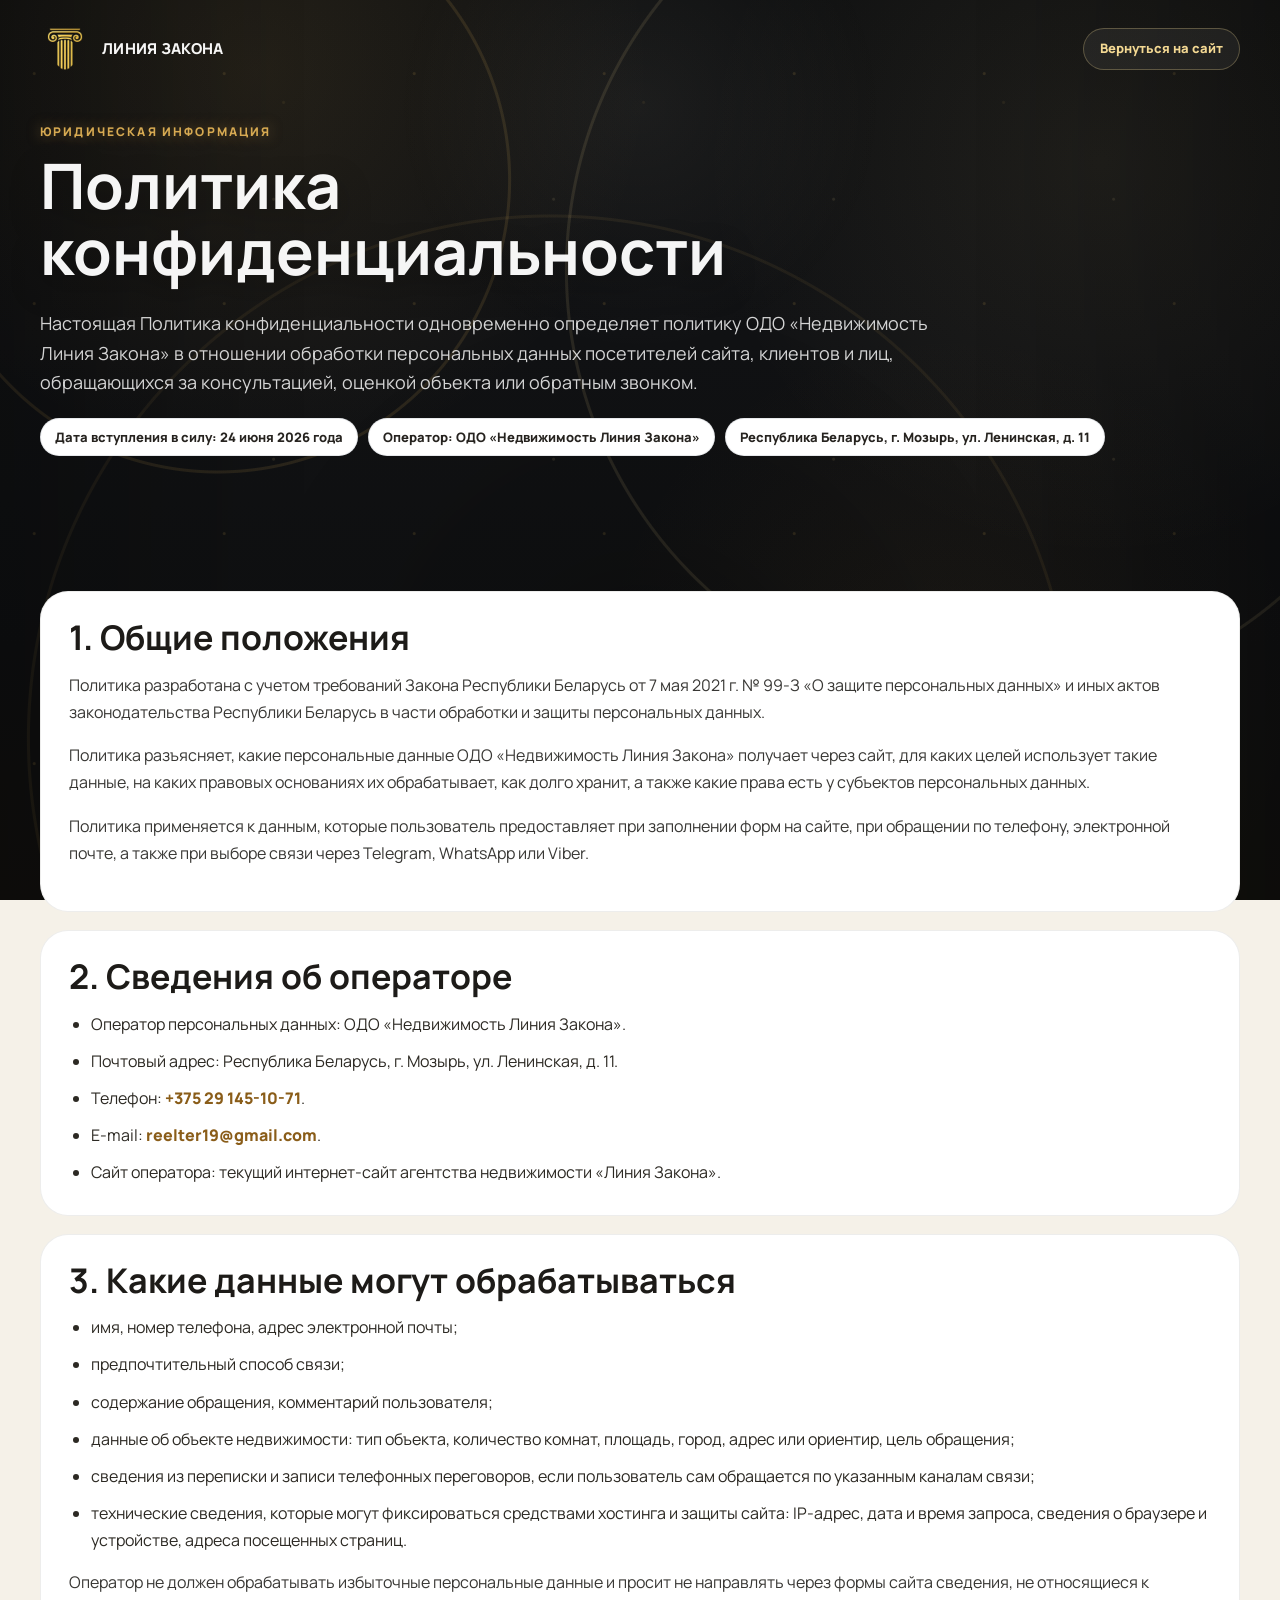
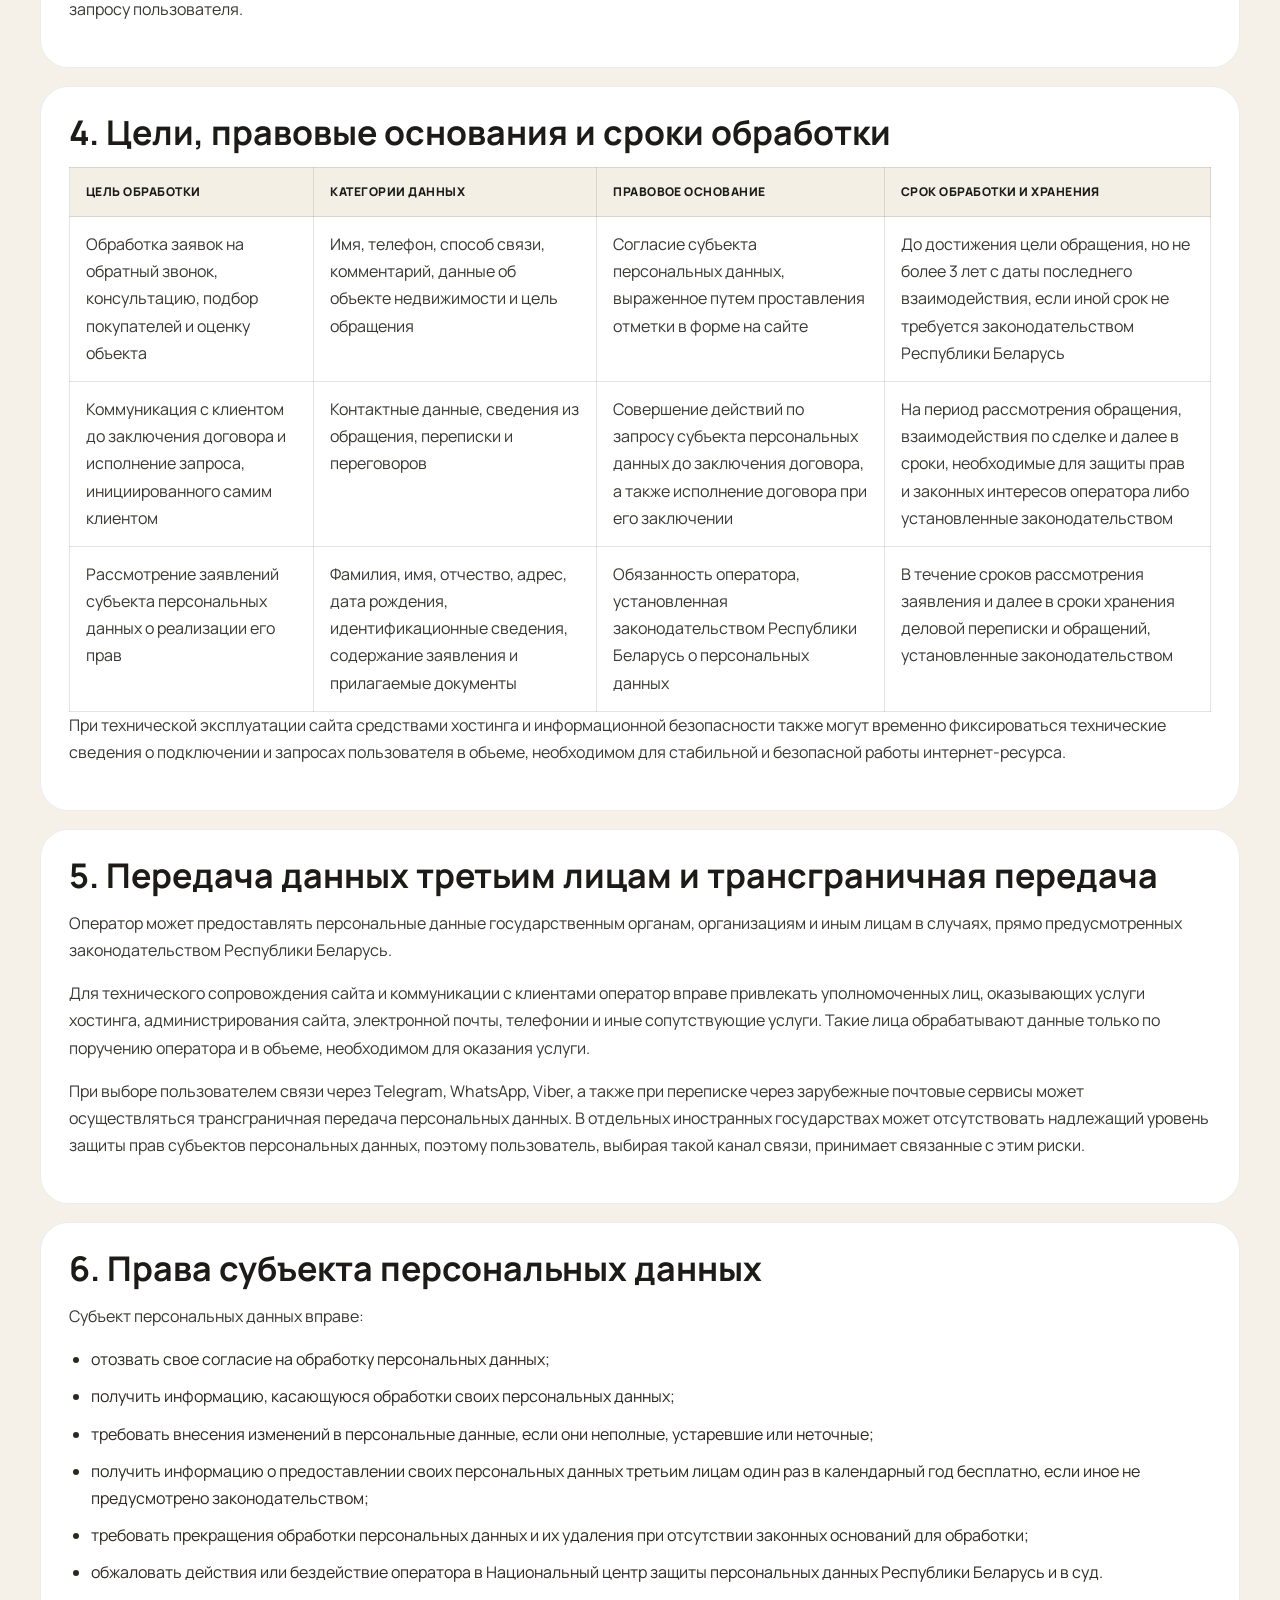
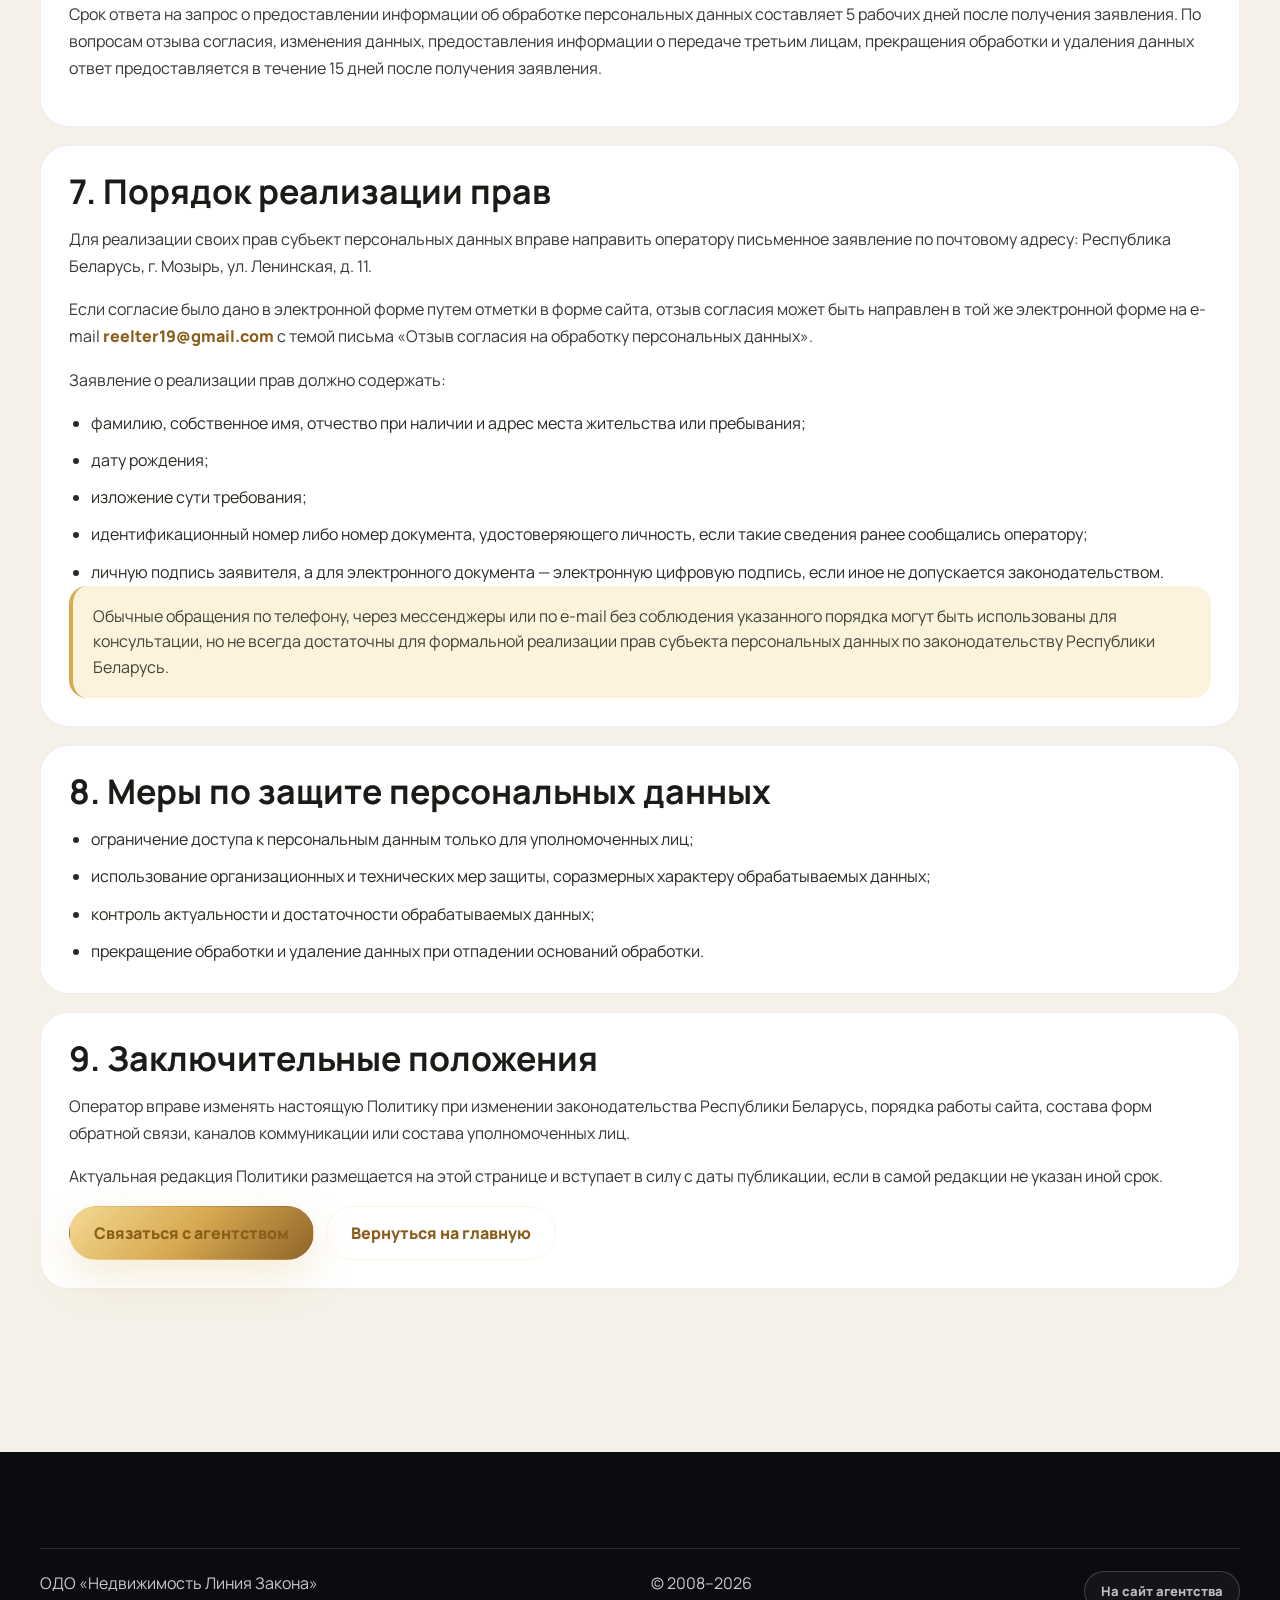
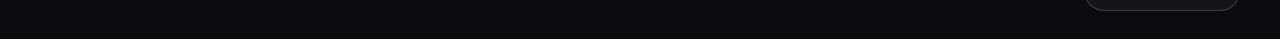
<file: privacy.html>
<!doctype html>
<html lang="ru">
  <head>
    <meta charset="UTF-8" />
    <meta name="viewport" content="width=device-width, initial-scale=1.0" />
    <title>Политика конфиденциальности — Недвижимость «Линия Закона»</title>
    <meta
      name="description"
      content="Политика конфиденциальности и обработки персональных данных ОДО «Недвижимость Линия Закона» для сайта агентства недвижимости."
    />
    <link rel="preconnect" href="https://fonts.googleapis.com" />
    <link rel="preconnect" href="https://fonts.gstatic.com" crossorigin />
    <link
      href="https://fonts.googleapis.com/css2?family=Manrope:wght@400;500;600;700;800&amp;display=swap"
      rel="stylesheet"
    />
    <link rel="icon" type="image/x-icon" href="assets/favicon/favicon.ico" />
    <link rel="icon" type="image/png" sizes="32x32" href="assets/favicon/favicon-32x32.png" />
    <link rel="icon" type="image/png" sizes="16x16" href="assets/favicon/favicon-16x16.png" />
    <link rel="apple-touch-icon" sizes="180x180" href="assets/favicon/apple-touch-icon.png" />
    <link rel="manifest" href="site.webmanifest" />
    <meta name="theme-color" content="#0f1011" />
    <link rel="stylesheet" href="styles.css?v=20260629-13" />
  </head>
  <body class="policy-page">
    <header class="policy-topbar">
      <div class="container policy-topbar-inner">
        <a class="brand" href="index.html#top" aria-label="Вернуться на сайт Недвижимость Линия Закона">
          <img class="brand-logo" src="assets/brand/column-logo-site.png" alt="Логотип агентства Линия Закона" />
          <span class="brand-copy">
            <strong>Линия Закона</strong>
            <small>Недвижимость в Мозыре</small>
          </span>
        </a>
        <a class="btn btn-ghost btn-small" href="index.html#top">Вернуться на сайт</a>
      </div>
    </header>

    <main class="policy-main">
      <section class="section policy-hero">
        <div class="container">
          <p class="eyebrow">Юридическая информация</p>
          <h1>Политика конфиденциальности</h1>
          <p class="policy-lead">
            Настоящая Политика конфиденциальности одновременно определяет политику ОДО «Недвижимость Линия Закона» в отношении обработки персональных данных посетителей сайта, клиентов и лиц, обращающихся за консультацией, оценкой объекта или обратным звонком.
          </p>
          <div class="policy-meta">
            <span>Дата вступления в силу: 24 июня 2026 года</span>
            <span>Оператор: ОДО «Недвижимость Линия Закона»</span>
            <span>Республика Беларусь, г. Мозырь, ул. Ленинская, д. 11</span>
          </div>
        </div>
      </section>

      <section class="section">
        <div class="container policy-grid">
          <article class="policy-card">
            <h2>1. Общие положения</h2>
            <p>
              Политика разработана с учетом требований Закона Республики Беларусь от 7 мая 2021 г. № 99-З «О защите персональных данных» и иных актов законодательства Республики Беларусь в части обработки и защиты персональных данных.
            </p>
            <p>
              Политика разъясняет, какие персональные данные ОДО «Недвижимость Линия Закона» получает через сайт, для каких целей использует такие данные, на каких правовых основаниях их обрабатывает, как долго хранит, а также какие права есть у субъектов персональных данных.
            </p>
            <p>
              Политика применяется к данным, которые пользователь предоставляет при заполнении форм на сайте, при обращении по телефону, электронной почте, а также при выборе связи через Telegram, WhatsApp или Viber.
            </p>
          </article>

          <article class="policy-card">
            <h2>2. Сведения об операторе</h2>
            <ul class="policy-list">
              <li>Оператор персональных данных: ОДО «Недвижимость Линия Закона».</li>
              <li>Почтовый адрес: Республика Беларусь, г. Мозырь, ул. Ленинская, д. 11.</li>
              <li>Телефон: <a href="tel:+375291451071">+375 29 145-10-71</a>.</li>
              <li>E-mail: <a href="mailto:reelter19@gmail.com">reelter19@gmail.com</a>.</li>
              <li>Сайт оператора: текущий интернет-сайт агентства недвижимости «Линия Закона».</li>
            </ul>
          </article>

          <article class="policy-card">
            <h2>3. Какие данные могут обрабатываться</h2>
            <ul class="policy-list">
              <li>имя, номер телефона, адрес электронной почты;</li>
              <li>предпочтительный способ связи;</li>
              <li>содержание обращения, комментарий пользователя;</li>
              <li>данные об объекте недвижимости: тип объекта, количество комнат, площадь, город, адрес или ориентир, цель обращения;</li>
              <li>сведения из переписки и записи телефонных переговоров, если пользователь сам обращается по указанным каналам связи;</li>
              <li>технические сведения, которые могут фиксироваться средствами хостинга и защиты сайта: IP-адрес, дата и время запроса, сведения о браузере и устройстве, адреса посещенных страниц.</li>
            </ul>
            <p>
              Оператор не должен обрабатывать избыточные персональные данные и просит не направлять через формы сайта сведения, не относящиеся к запросу пользователя.
            </p>
          </article>

          <article class="policy-card">
            <h2>4. Цели, правовые основания и сроки обработки</h2>
            <div class="policy-table-wrap">
              <table class="policy-table">
                <thead>
                  <tr>
                    <th>Цель обработки</th>
                    <th>Категории данных</th>
                    <th>Правовое основание</th>
                    <th>Срок обработки и хранения</th>
                  </tr>
                </thead>
                <tbody>
                  <tr>
                    <td>Обработка заявок на обратный звонок, консультацию, подбор покупателей и оценку объекта</td>
                    <td>Имя, телефон, способ связи, комментарий, данные об объекте недвижимости и цель обращения</td>
                    <td>Согласие субъекта персональных данных, выраженное путем проставления отметки в форме на сайте</td>
                    <td>До достижения цели обращения, но не более 3 лет с даты последнего взаимодействия, если иной срок не требуется законодательством Республики Беларусь</td>
                  </tr>
                  <tr>
                    <td>Коммуникация с клиентом до заключения договора и исполнение запроса, инициированного самим клиентом</td>
                    <td>Контактные данные, сведения из обращения, переписки и переговоров</td>
                    <td>Совершение действий по запросу субъекта персональных данных до заключения договора, а также исполнение договора при его заключении</td>
                    <td>На период рассмотрения обращения, взаимодействия по сделке и далее в сроки, необходимые для защиты прав и законных интересов оператора либо установленные законодательством</td>
                  </tr>
                  <tr>
                    <td>Рассмотрение заявлений субъекта персональных данных о реализации его прав</td>
                    <td>Фамилия, имя, отчество, адрес, дата рождения, идентификационные сведения, содержание заявления и прилагаемые документы</td>
                    <td>Обязанность оператора, установленная законодательством Республики Беларусь о персональных данных</td>
                    <td>В течение сроков рассмотрения заявления и далее в сроки хранения деловой переписки и обращений, установленные законодательством</td>
                  </tr>
                </tbody>
              </table>
            </div>
            <p>
              При технической эксплуатации сайта средствами хостинга и информационной безопасности также могут временно фиксироваться технические сведения о подключении и запросах пользователя в объеме, необходимом для стабильной и безопасной работы интернет-ресурса.
            </p>
          </article>

          <article class="policy-card">
            <h2>5. Передача данных третьим лицам и трансграничная передача</h2>
            <p>
              Оператор может предоставлять персональные данные государственным органам, организациям и иным лицам в случаях, прямо предусмотренных законодательством Республики Беларусь.
            </p>
            <p>
              Для технического сопровождения сайта и коммуникации с клиентами оператор вправе привлекать уполномоченных лиц, оказывающих услуги хостинга, администрирования сайта, электронной почты, телефонии и иные сопутствующие услуги. Такие лица обрабатывают данные только по поручению оператора и в объеме, необходимом для оказания услуги.
            </p>
            <p>
              При выборе пользователем связи через Telegram, WhatsApp, Viber, а также при переписке через зарубежные почтовые сервисы может осуществляться трансграничная передача персональных данных. В отдельных иностранных государствах может отсутствовать надлежащий уровень защиты прав субъектов персональных данных, поэтому пользователь, выбирая такой канал связи, принимает связанные с этим риски.
            </p>
          </article>

          <article class="policy-card">
            <h2>6. Права субъекта персональных данных</h2>
            <p>Субъект персональных данных вправе:</p>
            <ul class="policy-list">
              <li>отозвать свое согласие на обработку персональных данных;</li>
              <li>получить информацию, касающуюся обработки своих персональных данных;</li>
              <li>требовать внесения изменений в персональные данные, если они неполные, устаревшие или неточные;</li>
              <li>получить информацию о предоставлении своих персональных данных третьим лицам один раз в календарный год бесплатно, если иное не предусмотрено законодательством;</li>
              <li>требовать прекращения обработки персональных данных и их удаления при отсутствии законных оснований для обработки;</li>
              <li>обжаловать действия или бездействие оператора в Национальный центр защиты персональных данных Республики Беларусь и в суд.</li>
            </ul>
            <p>
              Срок ответа на запрос о предоставлении информации об обработке персональных данных составляет 5 рабочих дней после получения заявления. По вопросам отзыва согласия, изменения данных, предоставления информации о передаче третьим лицам, прекращения обработки и удаления данных ответ предоставляется в течение 15 дней после получения заявления.
            </p>
          </article>

          <article class="policy-card">
            <h2>7. Порядок реализации прав</h2>
            <p>
              Для реализации своих прав субъект персональных данных вправе направить оператору письменное заявление по почтовому адресу: Республика Беларусь, г. Мозырь, ул. Ленинская, д. 11.
            </p>
            <p>
              Если согласие было дано в электронной форме путем отметки в форме сайта, отзыв согласия может быть направлен в той же электронной форме на e-mail <a href="mailto:reelter19@gmail.com">reelter19@gmail.com</a> с темой письма «Отзыв согласия на обработку персональных данных».
            </p>
            <p>Заявление о реализации прав должно содержать:</p>
            <ul class="policy-list">
              <li>фамилию, собственное имя, отчество при наличии и адрес места жительства или пребывания;</li>
              <li>дату рождения;</li>
              <li>изложение сути требования;</li>
              <li>идентификационный номер либо номер документа, удостоверяющего личность, если такие сведения ранее сообщались оператору;</li>
              <li>личную подпись заявителя, а для электронного документа — электронную цифровую подпись, если иное не допускается законодательством.</li>
            </ul>
            <div class="policy-note">
              Обычные обращения по телефону, через мессенджеры или по e-mail без соблюдения указанного порядка могут быть использованы для консультации, но не всегда достаточны для формальной реализации прав субъекта персональных данных по законодательству Республики Беларусь.
            </div>
          </article>

          <article class="policy-card">
            <h2>8. Меры по защите персональных данных</h2>
            <ul class="policy-list">
              <li>ограничение доступа к персональным данным только для уполномоченных лиц;</li>
              <li>использование организационных и технических мер защиты, соразмерных характеру обрабатываемых данных;</li>
              <li>контроль актуальности и достаточности обрабатываемых данных;</li>
              <li>прекращение обработки и удаление данных при отпадении оснований обработки.</li>
            </ul>
          </article>

          <article class="policy-card">
            <h2>9. Заключительные положения</h2>
            <p>
              Оператор вправе изменять настоящую Политику при изменении законодательства Республики Беларусь, порядка работы сайта, состава форм обратной связи, каналов коммуникации или состава уполномоченных лиц.
            </p>
            <p>
              Актуальная редакция Политики размещается на этой странице и вступает в силу с даты публикации, если в самой редакции не указан иной срок.
            </p>
            <div class="policy-actions">
              <a class="btn btn-primary" href="index.html#contacts">Связаться с агентством</a>
              <a class="btn btn-light" href="index.html#top">Вернуться на главную</a>
            </div>
          </article>
        </div>
      </section>
    </main>

    <footer class="footer policy-footer">
      <div class="container footer-bottom">
        <span>ОДО «Недвижимость Линия Закона»</span>
        <span>© 2008–2026</span>
        <div class="footer-legal-links">
          <a class="footer-policy-link" href="index.html#top">На сайт агентства</a>
        </div>
      </div>
    </footer>
  </body>
</html>
</file>
<file: styles.css>
:root {
  --bg: #0d0e10;
  --surface: #17191d;
  --surface-soft: #242018;
  --ink: #f7f0e3;
  --muted: #b9ae99;
  --line: rgba(218, 172, 89, 0.2);
  --navy: #d7aa52;
  --navy-2: #0b0c0f;
  --graphite: #111216;
  --gold: #d7aa52;
  --gold-2: #f4d993;
  --orange: #a97832;
  --rose: #7b5a2b;
  --success: #1d7b63;
  --danger: #b42318;
  --shadow: 0 24px 80px rgba(17, 24, 39, 0.14);
  --shadow-soft: 0 14px 44px rgba(17, 24, 39, 0.09);
  --radius: 8px;
  --radius-sm: 8px;
  --container: 1200px;
}

* {
  box-sizing: border-box;
}

html {
  overflow-x: hidden;
  scroll-behavior: smooth;
}

[id] {
  scroll-margin-top: 112px;
}

body {
  position: relative;
  isolation: isolate;
  min-width: 320px;
  margin: 0;
  overflow-x: hidden;
  color: var(--ink);
  background: #0f1011;
  font-family: "Manrope", Arial, sans-serif;
  font-size: 16px;
  line-height: 1.6;
}

body::before {
  position: fixed;
  inset: 0;
  z-index: -2;
  background:
    radial-gradient(circle at 18% 32%, rgba(215, 170, 82, 0.14) 0 1px, transparent 2px),
    radial-gradient(circle at 72% 62%, rgba(244, 217, 147, 0.1) 0 1px, transparent 2px),
    radial-gradient(circle at 46% 12%, rgba(215, 170, 82, 0.08) 0 1px, transparent 2px),
    radial-gradient(circle at 17% 20%, transparent 0 290px, rgba(215, 170, 82, 0.13) 291px 293px, transparent 294px),
    radial-gradient(circle at 78% 30%, transparent 0 430px, rgba(244, 217, 147, 0.11) 431px 433px, transparent 434px),
    radial-gradient(circle at 43% 82%, transparent 0 520px, rgba(215, 170, 82, 0.08) 521px 523px, transparent 524px),
    radial-gradient(circle at 20% 8%, rgba(215, 170, 82, 0.1), transparent 30%),
    radial-gradient(circle at 86% 18%, rgba(244, 217, 147, 0.07), transparent 30%),
    radial-gradient(circle at 74% 76%, rgba(167, 120, 50, 0.07), transparent 30%),
    linear-gradient(180deg, #0f1011 0%, #111214 38%, #0f1011 72%, #11100d 100%);
  background-size:
    190px 230px,
    280px 260px,
    360px 320px,
    100% 100%,
    100% 100%,
    100% 100%,
    100% 100%,
    100% 100%,
    100% 100%,
    100% 100%;
  background-position:
    0 0,
    72px 38px,
    118px 64px,
    0 0,
    0 0,
    0 0,
    0 0,
    0 0,
    0 0,
    0 0;
  content: "";
  pointer-events: none;
}

body::after {
  position: fixed;
  inset: 0;
  z-index: -1;
  background:
    linear-gradient(90deg, rgba(0, 0, 0, 0.22), transparent 24%, transparent 76%, rgba(0, 0, 0, 0.2)),
    radial-gradient(circle at 50% 12%, rgba(255, 244, 219, 0.055), transparent 24%),
    radial-gradient(circle at 50% 78%, rgba(0, 0, 0, 0.18), transparent 42%);
  content: "";
  pointer-events: none;
}

body.modal-open {
  overflow: hidden;
}

a {
  color: inherit;
  text-decoration: none;
}

button,
input,
select,
textarea {
  font: inherit;
}

button {
  border: 0;
}

img,
svg {
  max-width: 100%;
}

[hidden] {
  display: none !important;
}

h1,
h2,
h3,
p,
summary {
  overflow-wrap: break-word;
}

.container {
  width: min(var(--container), calc(100% - 40px));
  margin-inline: auto;
}

.section {
  position: relative;
  padding: clamp(74px, 9vw, 126px) 0;
}

.eyebrow,
.mini-label {
  margin: 0 0 12px;
  color: var(--gold);
  font-size: 12px;
  font-weight: 800;
  letter-spacing: 0.12em;
  text-transform: uppercase;
}

h1,
h2,
h3,
p {
  margin-top: 0;
}

h1,
h2,
h3 {
  color: #fff;
  line-height: 1.05;
  letter-spacing: 0;
}

h1 {
  max-width: 760px;
  margin-bottom: 24px;
  font-size: clamp(42px, 4.9vw, 64px);
}

h2 {
  margin-bottom: 18px;
  font-size: clamp(32px, 4vw, 54px);
}

h3 {
  margin-bottom: 12px;
  font-size: 22px;
}

p {
  color: var(--muted);
}

.section-head {
  max-width: 760px;
  margin: 0 auto 42px;
  text-align: center;
}

.section-head.align-left {
  margin-inline: 0;
  text-align: left;
}

.btn {
  display: inline-flex;
  align-items: center;
  justify-content: center;
  min-height: 54px;
  padding: 0 24px;
  border: 1px solid transparent;
  border-radius: 999px;
  cursor: pointer;
  font-weight: 800;
  line-height: 1.2;
  text-align: center;
  transition: transform 180ms ease, box-shadow 180ms ease, background 180ms ease, border-color 180ms ease, color 180ms ease;
}

.btn:hover {
  transform: translateY(-2px);
  box-shadow: var(--shadow-soft);
}

.btn-primary {
  color: #fff;
  background: linear-gradient(135deg, #f4d993, var(--gold) 48%, #8e6428);
  box-shadow: 0 16px 42px rgba(215, 170, 82, 0.24);
}

.btn-primary:hover {
  background: linear-gradient(135deg, #ffe3a0, #d2a14c 48%, #765222);
}

.btn-light {
  color: var(--navy);
  background: #fff;
  border-color: rgba(16, 35, 63, 0.12);
}

.hero .btn-light {
  color: #fff;
  background: rgba(255, 255, 255, 0.14);
  border-color: rgba(255, 255, 255, 0.28);
  backdrop-filter: blur(14px);
}

.btn-ghost {
  color: var(--navy);
  background: rgba(255, 255, 255, 0.55);
  border-color: rgba(16, 35, 63, 0.14);
}

.btn-small {
  min-height: 42px;
  padding: 0 16px;
  font-size: 13px;
}

.text-link {
  display: inline-flex;
  align-items: center;
  width: fit-content;
  padding: 0;
  color: var(--navy);
  background: transparent;
  cursor: pointer;
  font-weight: 800;
}

.text-link::after {
  margin-left: 8px;
  color: var(--gold);
  content: "→";
}

.site-header {
  position: fixed;
  top: 14px;
  left: 50%;
  z-index: 40;
  display: grid;
  grid-template-columns: minmax(0, 1fr) auto;
  align-items: center;
  gap: 22px;
  width: min(1280px, calc(100% - 28px));
  min-height: 68px;
  margin: 0;
  padding: 10px 14px;
  border: 1px solid rgba(244, 217, 147, 0.28);
  border-radius: 24px;
  background: rgba(17, 18, 22, 0.76);
  box-shadow: 0 18px 48px rgba(0, 0, 0, 0.3);
  backdrop-filter: blur(22px);
  transform: translateX(-50%);
  transition: min-height 180ms ease, background 180ms ease, box-shadow 180ms ease;
}

.site-header.scrolled {
  min-height: 62px;
  background: rgba(13, 14, 16, 0.9);
  box-shadow: 0 18px 54px rgba(0, 0, 0, 0.36);
}

.brand {
  display: inline-flex;
  align-items: center;
  gap: 12px;
  min-width: 0;
  font-weight: 900;
}

.brand-logo {
  display: block;
  width: auto;
  height: 54px;
  max-height: 54px;
  object-fit: contain;
  filter: none;
}

.nav {
  display: flex;
  align-items: center;
  justify-content: flex-start;
  gap: clamp(12px, 1.45vw, 23px);
  color: rgba(247, 240, 227, 0.74);
  font-size: 13px;
  font-weight: 800;
  white-space: nowrap;
}

.nav a,
.phone-link {
  transition: color 160ms ease;
}

.nav a:hover,
.phone-link:hover {
  color: var(--gold);
}

.header-actions {
  display: flex;
  align-items: center;
  justify-content: flex-end;
  gap: 8px;
  white-space: nowrap;
}

.phone-link {
  color: var(--gold-2);
  font-size: 14px;
  font-weight: 900;
}

.menu-toggle {
  display: none;
}

.hero {
  margin-top: 0;
  padding-top: 150px;
  padding-bottom: clamp(70px, 8vw, 104px);
  overflow: hidden;
  color: #fff;
  background:
    linear-gradient(90deg, rgba(8, 8, 7, 0.9) 0%, rgba(12, 10, 8, 0.72) 44%, rgba(13, 11, 8, 0.36) 100%),
    linear-gradient(180deg, rgba(9, 9, 8, 0.62), rgba(9, 9, 8, 0.6)),
    url("assets/photos/hero-apartment.jpg") center / cover no-repeat;
}

.hero::before {
  position: absolute;
  inset: 0;
  z-index: 0;
  background:
    linear-gradient(180deg, rgba(255, 255, 255, 0.04), transparent 52%),
    radial-gradient(circle at 18% 26%, rgba(215, 170, 82, 0.2), transparent 32%);
  content: "";
}

.hero::after {
  position: absolute;
  left: 0;
  right: 0;
  bottom: -1px;
  z-index: 0;
  height: clamp(260px, 22vw, 380px);
  background:
    linear-gradient(
      180deg,
      rgba(15, 16, 17, 0) 0%,
      rgba(15, 16, 17, 0.48) 38%,
      rgba(15, 16, 17, 0.88) 72%,
      #0f1011 100%
    );
  content: "";
}

.hero-grid {
  position: relative;
  z-index: 1;
  display: grid;
  grid-template-columns: minmax(0, 0.98fr) minmax(390px, 0.82fr);
  align-items: center;
  gap: clamp(36px, 5vw, 72px);
}

.hero h1,
.hero .hero-lead {
  color: #fff;
  text-shadow: 0 16px 42px rgba(0, 0, 0, 0.36);
}

.hero .eyebrow {
  color: var(--gold-2);
}

.hero-lead {
  max-width: 690px;
  margin-bottom: 28px;
  color: rgba(255, 255, 255, 0.84);
  font-size: clamp(18px, 2vw, 22px);
}

.badge-row {
  display: flex;
  flex-wrap: wrap;
  gap: 10px;
  margin-bottom: 32px;
}

.hero-proof {
  display: grid;
  gap: 8px;
  max-width: 560px;
  margin: 0 0 28px;
  padding: 18px 20px;
  border: 1px solid rgba(244, 217, 147, 0.2);
  border-radius: 22px;
  background:
    radial-gradient(circle at 0 0, rgba(244, 217, 147, 0.12), transparent 34%),
    rgba(255, 255, 255, 0.04);
  box-shadow: 0 16px 40px rgba(0, 0, 0, 0.12);
}

.hero-proof strong {
  color: var(--gold-2);
  font-size: 22px;
  font-weight: 900;
  line-height: 1.05;
}

.hero-proof span {
  color: rgba(247, 240, 227, 0.76);
  font-size: 15px;
  font-weight: 700;
  line-height: 1.45;
}

.badge-row span,
.pill-grid span {
  display: inline-flex;
  align-items: center;
  min-height: 38px;
  padding: 0 14px;
  border: 1px solid rgba(16, 35, 63, 0.1);
  border-radius: 999px;
  color: var(--navy);
  background: rgba(255, 255, 255, 0.72);
  box-shadow: 0 8px 22px rgba(17, 24, 39, 0.05);
  font-size: 13px;
  font-weight: 800;
}

.hero .badge-row span {
  color: #fff;
  background: rgba(215, 170, 82, 0.12);
  border-color: rgba(244, 217, 147, 0.3);
  box-shadow: 0 12px 36px rgba(0, 0, 0, 0.16);
  backdrop-filter: blur(14px);
}

.hero-cta-row {
  display: flex;
  flex-wrap: wrap;
  gap: 12px;
}

.hero-panel {
  display: grid;
  gap: 18px;
}

.hero-copy,
.hero-panel,
.experience-photo,
.experience-copy,
.quiz-copy,
.quiz-card,
.marketing-grid > *,
.legal-grid > *,
.form-section-grid > *,
.contacts-grid > *,
.faq-grid > * {
  min-width: 0;
}

.lead-card,
.object-card,
.service-card,
.benefit-card,
.quiz-card,
.timeline-card,
.dashboard-card,
.case-card,
.review-card,
.media-card,
.docs-grid article,
.form-card,
.contact-panel,
.map-card,
.faq-list details,
.legal-timeline article {
  border: 1px solid rgba(244, 217, 147, 0.16);
  border-radius: var(--radius);
  background: rgba(23, 25, 29, 0.88);
  box-shadow: var(--shadow-soft);
}

.lead-card {
  padding: 24px;
}

.hero .lead-card {
  background: rgba(21, 20, 18, 0.88);
  border-color: rgba(244, 217, 147, 0.26);
  box-shadow: 0 28px 90px rgba(0, 0, 0, 0.24);
  backdrop-filter: blur(18px);
}

.lead-card h2 {
  margin-bottom: 20px;
  font-size: 28px;
}

label {
  display: grid;
  gap: 8px;
  color: #efe5d0;
  font-size: 14px;
  font-weight: 800;
}

input,
select,
textarea {
  width: 100%;
  min-height: 54px;
  padding: 0 16px;
  border: 1px solid rgba(244, 217, 147, 0.22);
  border-radius: 16px;
  outline: none;
  color: var(--ink);
  background: rgba(255, 255, 255, 0.08);
  transition: border-color 160ms ease, box-shadow 160ms ease;
}

textarea {
  min-height: 126px;
  padding-block: 14px;
  resize: vertical;
}

input:focus,
select:focus,
textarea:focus {
  border-color: rgba(244, 217, 147, 0.82);
  box-shadow: 0 0 0 4px rgba(215, 170, 82, 0.16);
}

input::placeholder,
textarea::placeholder {
  color: rgba(247, 240, 227, 0.5);
}

.lead-card label + label,
.lead-card .check,
.form-card label + label,
.modal-dialog label + label {
  margin-top: 14px;
}

.option-grid-contact label + label,
.modal-dialog .option-grid-contact label + label {
  margin-top: 0;
}

.check {
  display: flex;
  align-items: flex-start;
  gap: 10px;
  color: var(--muted);
  font-size: 13px;
  font-weight: 700;
}

.check input {
  flex: 0 0 18px;
  width: 18px;
  min-height: 18px;
  margin-top: 2px;
  accent-color: var(--gold);
}

.check a {
  color: var(--gold-2);
  text-decoration: underline;
  text-decoration-thickness: 1px;
  text-underline-offset: 0.16em;
}

.check a:hover {
  color: #fff;
}

.contact-methods {
  margin-top: 14px;
}

.contact-methods-label {
  display: block;
  margin-bottom: 10px;
  color: #efe5d0;
  font-size: 14px;
  font-weight: 800;
}

.option-grid-contact {
  grid-template-columns: repeat(2, minmax(0, 1fr));
  gap: 10px;
}

.lead-card .btn,
.form-card .btn,
.modal-dialog .btn {
  width: 100%;
  margin-top: 18px;
}

.form-success,
.form-error {
  margin: 14px 0 0;
  padding: 12px 14px;
  border-radius: 14px;
  font-size: 14px;
  font-weight: 800;
}

.form-success {
  color: var(--success);
  background: rgba(36, 114, 77, 0.1);
}

.form-error {
  color: var(--danger);
  background: rgba(180, 35, 24, 0.08);
}

.object-card {
  overflow: hidden;
}

.object-visual {
  position: relative;
  aspect-ratio: 16 / 9;
  min-height: 230px;
  overflow: hidden;
  background:
    linear-gradient(135deg, rgba(215, 170, 82, 0.14), rgba(242, 162, 58, 0.18)),
    linear-gradient(135deg, #dcebf3 0 18%, #f6fbff 18% 38%, #97d9f7 38% 52%, #eaf7fd 52% 70%, #4c6d86 70% 100%);
}

.object-visual::after,
.case-photo::after,
.experience-photo::after {
  position: absolute;
  inset: 0;
  pointer-events: none;
  content: "";
}

.object-visual::after {
  background: linear-gradient(180deg, transparent 42%, rgba(7, 20, 41, 0.46));
}

.object-visual img,
.case-photo img,
.experience-photo img {
  position: absolute;
  inset: 0;
  display: block;
  width: 100%;
  height: 100%;
  object-fit: cover;
}

.object-tag {
  position: absolute;
  left: 18px;
  bottom: 18px;
  z-index: 1;
  padding: 10px 14px;
  border-radius: 999px;
  color: #fff;
  background: rgba(7, 20, 41, 0.76);
  backdrop-filter: blur(12px);
  font-size: 13px;
  font-weight: 800;
}

.object-info {
  display: grid;
  grid-template-columns: 1fr 1fr;
  gap: 1px;
  background: var(--line);
}

.object-info div {
  padding: 18px;
  background: #fff;
}

.object-info span,
.stats-grid span,
.metric span,
.contact-panel span,
.case-type,
dt {
  display: block;
  color: var(--muted);
  font-size: 12px;
  font-weight: 800;
  text-transform: uppercase;
}

.object-info strong {
  display: block;
  margin-top: 4px;
  color: var(--navy);
}

.stats-grid {
  display: grid;
  grid-template-columns: repeat(2, minmax(0, 1fr));
  gap: 12px;
}

.stats-grid div {
  min-height: 118px;
  padding: 20px;
  border-radius: 8px;
  color: #fff;
  background: linear-gradient(135deg, var(--navy), #243f64);
  box-shadow: var(--shadow-soft);
}

.hero .stats-grid div {
  border: 1px solid rgba(255, 255, 255, 0.2);
  background: rgba(7, 20, 41, 0.56);
  box-shadow: 0 18px 58px rgba(0, 0, 0, 0.24);
  backdrop-filter: blur(16px);
}

.stats-grid strong {
  display: block;
  margin-bottom: 6px;
  font-size: 27px;
  line-height: 1;
}

.stats-grid span {
  color: rgba(255, 255, 255, 0.76);
  text-transform: none;
}

.experience {
  padding-top: clamp(42px, 6vw, 86px);
  background:
    linear-gradient(180deg, rgba(255, 255, 255, 0.48), rgba(255, 247, 235, 0.58)),
    linear-gradient(90deg, rgba(242, 162, 58, 0.12), rgba(215, 170, 82, 0.08));
}

.experience-grid {
  display: grid;
  grid-template-columns: minmax(0, 0.95fr) minmax(0, 1.05fr);
  align-items: center;
  gap: clamp(28px, 5vw, 70px);
}

.experience-photo {
  position: relative;
  min-height: 520px;
  overflow: hidden;
  border-radius: 32px;
  background: #d9eaf3;
  box-shadow: 0 28px 82px rgba(17, 24, 39, 0.16);
}

.experience-photo::after {
  background:
    linear-gradient(180deg, transparent 42%, rgba(7, 20, 41, 0.62)),
    radial-gradient(circle at 20% 16%, rgba(255, 212, 138, 0.3), transparent 28%);
}

.photo-note {
  position: absolute;
  left: 24px;
  right: 24px;
  bottom: 24px;
  z-index: 1;
  padding: 20px;
  border: 1px solid rgba(255, 255, 255, 0.24);
  border-radius: 22px;
  color: #fff;
  background: rgba(7, 20, 41, 0.58);
  box-shadow: 0 18px 48px rgba(7, 20, 41, 0.22);
  backdrop-filter: blur(16px);
}

.photo-note span {
  display: block;
  margin-bottom: 6px;
  color: var(--gold-2);
  font-size: 12px;
  font-weight: 900;
  text-transform: uppercase;
}

.photo-note strong {
  display: block;
  font-size: clamp(20px, 2.5vw, 30px);
  line-height: 1.12;
}

.experience-copy > p:not(.eyebrow) {
  max-width: 660px;
  font-size: 18px;
}

.experience-points {
  display: grid;
  gap: 14px;
  margin-top: 28px;
}

.experience-points article {
  display: grid;
  grid-template-columns: 58px minmax(0, 1fr);
  gap: 18px;
  padding: 20px;
  border: 1px solid rgba(16, 35, 63, 0.08);
  border-radius: 22px;
  background: rgba(255, 255, 255, 0.78);
  box-shadow: 0 12px 34px rgba(17, 24, 39, 0.07);
}

.experience-points span {
  display: grid;
  place-items: center;
  width: 48px;
  height: 48px;
  border-radius: 16px;
  color: #fff;
  background: linear-gradient(135deg, var(--gold), var(--rose));
  font-weight: 900;
}

.experience-points h3 {
  margin-bottom: 6px;
  font-size: 21px;
}

.experience-points p {
  margin-bottom: 0;
}

.service-grid,
.benefit-grid,
.review-grid {
  display: grid;
  grid-template-columns: repeat(4, minmax(0, 1fr));
  gap: 18px;
}

.service-card {
  display: flex;
  min-height: 100%;
  padding: 24px;
  flex-direction: column;
  transition: transform 180ms ease, box-shadow 180ms ease, border-color 180ms ease;
}

.service-card:hover,
.case-card:hover,
.review-card:hover {
  transform: translateY(-4px);
  border-color: rgba(244, 217, 147, 0.36);
  box-shadow: var(--shadow);
}

.service-card-accent {
  color: #fff;
  background:
    radial-gradient(circle at 22% 0, rgba(244, 217, 147, 0.22), transparent 34%),
    linear-gradient(145deg, var(--navy), var(--navy-2));
}

.service-card-accent h3,
.service-card-accent p,
.service-card-accent li,
.service-card-accent .text-link {
  color: #fff;
}

.card-icon {
  display: grid;
  place-items: center;
  width: 48px;
  height: 48px;
  margin-bottom: 22px;
  border-radius: 16px;
  color: var(--navy);
  background: linear-gradient(135deg, #fff2db, #d7aa52);
  font-weight: 900;
}

.service-card ul {
  display: grid;
  gap: 8px;
  margin: 6px 0 24px;
  padding: 0;
  list-style: none;
}

.service-card li {
  position: relative;
  padding-left: 20px;
  color: rgba(247, 240, 227, 0.78);
}

.service-card li::before {
  position: absolute;
  left: 0;
  top: 0.67em;
  width: 7px;
  height: 7px;
  border-radius: 50%;
  background: var(--gold);
  content: "";
}

.service-card .text-link {
  margin-top: auto;
}

.benefits {
  overflow: hidden;
  padding: clamp(92px, 8vw, 132px) 0 clamp(82px, 7vw, 112px);
  background:
    linear-gradient(180deg, rgba(255, 255, 255, 0.015), transparent 18%, transparent 82%, rgba(255, 255, 255, 0.012)),
    #211f19;
}

.benefits .container {
  width: min(1776px, calc(100% - 96px));
}

.benefits .section-head {
  max-width: none;
  margin-bottom: clamp(68px, 6.5vw, 86px);
}

.benefits .eyebrow {
  margin-bottom: 26px;
  font-size: clamp(13px, 0.95vw, 18px);
  letter-spacing: 0.12em;
}

.benefits .section-head h2 {
  margin-bottom: 0;
  font-size: clamp(44px, 4.7vw, 72px);
  line-height: 1;
}

.benefit-grid {
  column-gap: clamp(24px, 1.3vw, 28px);
  row-gap: clamp(30px, 3vw, 40px);
}

.benefit-card {
  display: grid;
  grid-template-columns: clamp(56px, 3.5vw, 72px) minmax(0, 1fr);
  align-items: start;
  gap: clamp(24px, 2.1vw, 42px);
  min-height: 0;
  padding: 0 0 clamp(36px, 2.7vw, 48px);
  border: 0;
  border-bottom: 2px solid rgba(215, 170, 82, 0.28);
  border-radius: 0;
  background: transparent;
  box-shadow: none;
}

.benefit-icon {
  display: grid;
  place-items: center;
  width: clamp(56px, 3.5vw, 72px);
  height: clamp(56px, 3.5vw, 72px);
  border: 2px solid rgba(244, 217, 147, 0.38);
  border-radius: 50%;
  color: #f4d993;
  background:
    radial-gradient(circle at 35% 28%, rgba(244, 217, 147, 0.36), rgba(215, 170, 82, 0.08) 68%),
    rgba(215, 170, 82, 0.12);
  box-shadow:
    inset 0 0 24px rgba(244, 217, 147, 0.08),
    0 18px 34px rgba(0, 0, 0, 0.12);
  font-size: clamp(24px, 1.45vw, 31px);
  font-weight: 900;
  line-height: 1;
}

.benefit-card h3 {
  max-width: 320px;
  margin: 0;
  color: #fff;
  font-size: clamp(24px, 1.47vw, 30px);
  font-weight: 900;
  line-height: 1.14;
}

.quiz-layout,
.marketing-grid,
.legal-grid,
.form-section-grid,
.contacts-grid,
.faq-grid {
  display: grid;
  grid-template-columns: minmax(0, 0.82fr) minmax(0, 1.18fr);
  gap: clamp(28px, 5vw, 70px);
  align-items: start;
}

.quiz-copy,
.form-section-grid > div:first-child,
.faq-grid > div:first-child {
  position: sticky;
  top: 120px;
}

.callout {
  margin-top: 26px;
  padding: 22px;
  border-radius: var(--radius);
  color: #fff;
  background: linear-gradient(135deg, #2a2114, #6e4c20);
}

.callout strong {
  display: block;
  margin-bottom: 6px;
}

.callout span {
  color: rgba(255, 255, 255, 0.78);
}

.quiz-card,
.form-card {
  padding: clamp(22px, 4vw, 34px);
}

.quiz-top {
  display: grid;
  gap: 12px;
  margin-bottom: 28px;
}

.quiz-top > span {
  color: var(--gold);
  font-size: 13px;
  font-weight: 900;
}

.progress {
  height: 9px;
  overflow: hidden;
  border-radius: 999px;
  background: rgba(244, 217, 147, 0.14);
}

.progress span {
  display: block;
  width: 20%;
  height: 100%;
  border-radius: inherit;
  background: linear-gradient(90deg, var(--gold), var(--orange));
  transition: width 240ms ease;
}

.quiz-step {
  display: none;
}

.quiz-step.active {
  display: grid;
  gap: 18px;
}

.option-grid {
  display: grid;
  grid-template-columns: repeat(2, minmax(0, 1fr));
  gap: 12px;
}

.option-grid-compact {
  grid-template-columns: repeat(3, minmax(0, 1fr));
}

.option-grid label {
  cursor: pointer;
}

.option-grid input {
  position: absolute;
  opacity: 0;
  pointer-events: none;
}

.option-grid span {
  display: flex;
  align-items: center;
  min-height: 58px;
  padding: 0 16px;
  border: 1px solid rgba(244, 217, 147, 0.18);
  border-radius: 18px;
  color: var(--navy);
  background: rgba(255, 255, 255, 0.06);
  font-weight: 900;
  transition: border-color 160ms ease, background 160ms ease, box-shadow 160ms ease;
}

.option-grid input:checked + span {
  border-color: rgba(244, 217, 147, 0.78);
  background: rgba(215, 170, 82, 0.16);
  box-shadow: 0 0 0 4px rgba(215, 170, 82, 0.13);
}

.quiz-actions {
  display: flex;
  justify-content: space-between;
  gap: 12px;
  margin-top: 26px;
}

.quiz-actions .btn {
  min-width: 150px;
}

.timeline {
  display: grid;
  grid-template-columns: repeat(4, minmax(0, 1fr));
  gap: 16px;
}

.timeline-card {
  min-height: 250px;
  padding: 24px;
}

.timeline-card span,
.legal-timeline span {
  display: inline-flex;
  margin-bottom: 26px;
  color: var(--gold);
  font-weight: 900;
}

.timeline-card h3 {
  font-size: 20px;
}

.marketing {
  color: #fff;
  background:
    radial-gradient(circle at 22% 20%, rgba(244, 217, 147, 0.16), transparent 28%),
    linear-gradient(135deg, var(--navy-2), #322414);
}

.marketing h2,
.marketing h3 {
  color: #fff;
}

.marketing p {
  color: rgba(255, 255, 255, 0.74);
}

.feature-list {
  display: grid;
  grid-template-columns: repeat(2, minmax(0, 1fr));
  gap: 14px;
  margin-top: 30px;
}

.feature-list article {
  padding: 18px;
  border: 1px solid rgba(255, 255, 255, 0.12);
  border-radius: 18px;
  background: rgba(255, 255, 255, 0.06);
}

.feature-list h3 {
  font-size: 17px;
}

.dashboard-card {
  padding: 26px;
  color: #fff;
  background: rgba(255, 255, 255, 0.08);
  border-color: rgba(255, 255, 255, 0.13);
  backdrop-filter: blur(16px);
}

.dashboard-head {
  display: flex;
  align-items: center;
  justify-content: space-between;
  margin-bottom: 26px;
}

.dashboard-head span {
  color: rgba(255, 255, 255, 0.68);
}

.dashboard-head strong {
  padding: 8px 12px;
  border-radius: 999px;
  color: #18331f;
  background: #dff6cc;
}

.metric {
  display: flex;
  align-items: center;
  justify-content: space-between;
  gap: 16px;
  padding: 18px 0;
  border-bottom: 1px solid rgba(255, 255, 255, 0.12);
}

.metric:last-child {
  border-bottom: 0;
}

.metric span {
  color: rgba(255, 255, 255, 0.7);
}

.metric strong {
  font-size: 30px;
}

.pill-grid {
  display: flex;
  flex-wrap: wrap;
  justify-content: center;
  gap: 12px;
}

.center-action {
  display: flex;
  justify-content: center;
  margin-top: 30px;
}

.legal-grid {
  grid-template-columns: minmax(0, 0.8fr) minmax(0, 1.2fr);
  align-items: start;
}

.legal-timeline {
  display: grid;
  gap: 14px;
}

.legal-timeline article {
  position: relative;
  display: grid;
  grid-template-columns: 56px minmax(0, 1fr);
  align-items: start;
  gap: 22px;
  padding: 24px;
}

.legal-timeline span {
  display: grid;
  place-items: center;
  width: 46px;
  height: 46px;
  margin: 0;
  border-radius: 14px;
  color: #fff;
  background: linear-gradient(135deg, var(--navy), var(--gold));
  font-size: 14px;
  line-height: 1;
}

.legal-timeline article > div {
  min-width: 0;
}

.legal-timeline h3 {
  margin-bottom: 6px;
  font-size: 22px;
  overflow-wrap: normal;
}

.legal-timeline p {
  max-width: 560px;
  margin-bottom: 0;
  overflow-wrap: normal;
}

.case-grid {
  display: grid;
  grid-template-columns: repeat(2, minmax(0, 1fr));
  gap: 18px;
}

.case-card {
  overflow: hidden;
  transition: transform 180ms ease, box-shadow 180ms ease, border-color 180ms ease;
}

.case-photo {
  position: relative;
  aspect-ratio: 16 / 9;
  min-height: 190px;
  overflow: hidden;
  background:
    linear-gradient(135deg, rgba(215, 170, 82, 0.16), rgba(242, 162, 58, 0.22)),
    linear-gradient(135deg, #a7b9c8 0 18%, #eef8fc 18% 42%, #82d7f7 42% 58%, #f7fcff 58% 76%, #194966 76% 100%);
}

.case-photo::after {
  background: linear-gradient(180deg, transparent 46%, rgba(7, 20, 41, 0.22));
}

.case-card:hover .case-photo img {
  transform: scale(1.045);
}

.case-photo img {
  transition: transform 480ms ease;
}

.case-photo-overlay::after {
  background:
    linear-gradient(180deg, rgba(7, 20, 41, 0.1), rgba(7, 20, 41, 0.46)),
    linear-gradient(135deg, rgba(242, 162, 58, 0.2), transparent 48%);
}

.case-photo-alt {
  background:
    linear-gradient(135deg, rgba(215, 170, 82, 0.1), rgba(242, 162, 58, 0.22)),
    linear-gradient(135deg, #2b251b 0 22%, #6f552b 22% 48%, #fff2db 48% 70%, #d7aa52 70% 100%);
}

.case-photo-warm {
  background:
    linear-gradient(135deg, rgba(244, 217, 147, 0.18), rgba(37, 37, 37, 0.12)),
    linear-gradient(135deg, #a8c9dc 0 24%, #e9f7fd 24% 50%, #315873 50% 68%, #f4fbff 68% 100%);
}

.case-photo-dark {
  background:
    linear-gradient(135deg, rgba(37, 37, 37, 0.46), rgba(244, 217, 147, 0.16)),
    linear-gradient(135deg, #252525 0 30%, #4b3a20 30% 54%, #fff2db 54% 72%, #d7aa52 72% 100%);
}

.case-photo-green {
  background:
    linear-gradient(135deg, rgba(215, 170, 82, 0.2), rgba(244, 217, 147, 0.14)),
    linear-gradient(135deg, #2b251b 0 26%, #7a5726 26% 52%, #fff2db 52% 72%, #5a3e1b 72% 100%);
}

.case-body {
  padding: 24px;
}

.case-body h3 {
  font-size: 21px;
}

.case-body dl {
  display: grid;
  grid-template-columns: repeat(2, minmax(0, 1fr));
  gap: 10px;
  margin: 18px 0;
}

.case-body dl div {
  padding: 12px;
  border-radius: 14px;
  background: linear-gradient(135deg, rgba(244, 217, 147, 0.12), rgba(255, 244, 225, 0.06));
}

dd {
  margin: 2px 0 0;
  color: var(--navy);
  font-weight: 900;
}

.review-grid {
  grid-template-columns: repeat(3, minmax(0, 1fr));
}

.review-card {
  padding: 24px;
  transition: transform 180ms ease, box-shadow 180ms ease, border-color 180ms ease;
}

.review-top {
  display: flex;
  align-items: center;
  gap: 12px;
  margin-bottom: 14px;
}

.avatar {
  display: grid;
  place-items: center;
  flex: 0 0 48px;
  width: 48px;
  height: 48px;
  border-radius: 50%;
  color: #fff;
  background: linear-gradient(135deg, var(--navy), var(--gold));
  font-weight: 900;
}

.review-top strong,
.review-top span {
  display: block;
}

.review-top span {
  color: var(--muted);
  font-size: 13px;
}

.stars {
  margin-bottom: 12px;
  color: var(--gold);
  letter-spacing: 0.12em;
}

.media-block {
  display: grid;
  grid-template-columns: minmax(0, 0.8fr) minmax(0, 1.2fr);
  gap: clamp(24px, 5vw, 56px);
  align-items: end;
  margin-bottom: clamp(42px, 7vw, 76px);
}

.media-grid {
  display: grid;
  grid-template-columns: repeat(2, minmax(0, 1fr));
  gap: 14px;
}

.media-card {
  padding: 22px;
}

.media-card span {
  display: inline-flex;
  margin-bottom: 22px;
  color: var(--gold);
  font-weight: 900;
}

.media-card h3 {
  font-size: 19px;
}

.documents-block {
  padding: clamp(22px, 4vw, 34px);
  border: 1px solid rgba(244, 217, 147, 0.18);
  border-radius: 32px;
  background: linear-gradient(180deg, rgba(35, 30, 20, 0.92), rgba(18, 19, 22, 0.86));
  box-shadow: var(--shadow-soft);
}

.documents-block .section-head {
  margin-bottom: 32px;
}

.docs-grid {
  display: grid;
  grid-template-columns: repeat(4, minmax(0, 1fr));
  gap: 18px;
}

.docs-grid article {
  overflow: hidden;
  border: 1px solid rgba(244, 217, 147, 0.16);
  border-radius: 22px;
  background: rgba(20, 20, 22, 0.96);
  box-shadow: 0 14px 34px rgba(17, 24, 39, 0.08);
  transition: transform 180ms ease, box-shadow 180ms ease, border-color 180ms ease;
}

.docs-grid article:hover {
  transform: translateY(-4px);
  border-color: rgba(244, 217, 147, 0.38);
  box-shadow: var(--shadow);
}

.docs-grid img {
  display: block;
  width: 100%;
  aspect-ratio: 4 / 5;
  object-fit: cover;
  background: var(--surface-soft);
}

.docs-grid h3 {
  min-height: 86px;
  margin: 0;
  padding: 16px;
  color: rgba(247, 240, 227, 0.76);
  font-size: 17px;
  line-height: 1.25;
}

.docs-grid p {
  margin: 0;
  padding: 0 16px 16px;
  color: rgba(247, 240, 227, 0.68);
  font-size: 14px;
  line-height: 1.55;
}

.doc-link {
  display: inline-flex;
  align-items: center;
  margin: 0 16px 18px;
  color: var(--gold-2);
  font-size: 14px;
  font-weight: 800;
  text-decoration: underline;
  text-decoration-thickness: 1px;
  text-underline-offset: 0.18em;
}

.doc-link:hover {
  color: #fff;
}

.form-section-grid {
  grid-template-columns: minmax(0, 0.75fr) minmax(0, 1.25fr);
}

.form-two {
  display: grid;
  grid-template-columns: repeat(2, minmax(0, 1fr));
  gap: 14px;
}

.faq-grid {
  grid-template-columns: 0.7fr 1.3fr;
}

.faq-list {
  display: grid;
  gap: 12px;
}

.faq-list details {
  padding: 0;
  overflow: hidden;
}

.faq-list summary {
  display: flex;
  align-items: center;
  justify-content: space-between;
  gap: 16px;
  min-height: 72px;
  padding: 0 22px;
  cursor: pointer;
  color: var(--navy);
  font-weight: 900;
  list-style: none;
}

.faq-list summary::-webkit-details-marker {
  display: none;
}

.faq-list summary::after {
  flex: 0 0 auto;
  color: var(--gold);
  font-size: 24px;
  content: "+";
}

.faq-list details[open] summary::after {
  content: "−";
}

.faq-list p {
  margin: 0;
  padding: 0 22px 22px;
}

.contacts-grid {
  grid-template-columns: minmax(0, 0.9fr) minmax(0, 1.1fr);
}

.contact-panel {
  display: grid;
  gap: 14px;
  padding: 26px;
}

.contact-panel article {
  padding-bottom: 14px;
  border-bottom: 1px solid var(--line);
}

.contact-panel article:last-of-type {
  border-bottom: 0;
}

.contact-panel a,
.contact-panel p {
  display: block;
  margin: 4px 0 0;
  color: var(--navy);
  font-size: 18px;
  font-weight: 900;
}

.contact-actions {
  display: flex;
  flex-wrap: wrap;
  gap: 10px;
  margin-top: 8px;
}

.contact-actions .btn {
  display: inline-flex;
  margin-top: 0;
}

.contact-actions .btn-primary {
  color: #fff;
}

.map-card {
  position: relative;
  min-height: 540px;
  overflow: hidden;
  background:
    linear-gradient(90deg, rgba(244, 217, 147, 0.08) 1px, transparent 1px),
    linear-gradient(rgba(244, 217, 147, 0.08) 1px, transparent 1px),
    linear-gradient(135deg, #191713, #262017);
  background-size: 58px 58px, 58px 58px, auto;
}

.map-card::before,
.map-card::after {
  position: absolute;
  border-radius: 999px;
  background: rgba(215, 170, 82, 0.28);
  content: "";
}

.map-card::before {
  width: 72%;
  height: 18px;
  left: -12%;
  top: 34%;
  transform: rotate(18deg);
}

.map-card::after {
  width: 20px;
  height: 84%;
  right: 28%;
  top: 8%;
  transform: rotate(-14deg);
}

.map-pin {
  position: absolute;
  left: 52%;
  top: 42%;
  z-index: 2;
  width: 34px;
  height: 34px;
  border: 8px solid #16130d;
  border-radius: 50% 50% 50% 0;
  background: var(--gold);
  transform: rotate(-45deg);
  box-shadow: 0 12px 30px rgba(16, 35, 63, 0.28);
}

.map-office {
  position: absolute;
  left: 28px;
  right: 28px;
  bottom: 28px;
  z-index: 3;
  padding: 22px;
  border-radius: 22px;
  background: rgba(16, 17, 20, 0.9);
  box-shadow: var(--shadow-soft);
  backdrop-filter: blur(16px);
}

.map-office span {
  color: var(--gold);
  font-size: 12px;
  font-weight: 900;
  text-transform: uppercase;
}

.map-office strong {
  display: block;
  margin-top: 6px;
  color: var(--navy);
  font-size: 24px;
}

.footer {
  padding: 54px 0 28px;
  color: rgba(255, 255, 255, 0.78);
  background: var(--navy-2);
}

.footer h3 {
  color: #fff;
}

.footer .brand-logo {
  width: 196px;
  height: auto;
  max-height: none;
  filter: drop-shadow(0 12px 24px rgba(0, 0, 0, 0.22));
}

.footer-brand {
  width: fit-content;
  margin-bottom: 10px;
  padding: 10px 14px;
  border: 1px solid rgba(255, 255, 255, 0.08);
  border-radius: 18px;
  background: rgba(255, 255, 255, 0.04);
}

.footer-grid {
  display: grid;
  grid-template-columns: 1.4fr 0.7fr 1fr 1fr;
  gap: 36px;
}

.footer p,
.footer a {
  color: rgba(255, 255, 255, 0.72);
}

.footer nav,
.footer-grid > div {
  display: flex;
  flex-direction: column;
  gap: 10px;
}

.footer-bottom {
  display: flex;
  flex-wrap: wrap;
  justify-content: space-between;
  gap: 12px;
  margin-top: 42px;
  padding-top: 22px;
  border-top: 1px solid rgba(255, 255, 255, 0.12);
}

.footer-trust {
  padding-top: 14px;
  color: var(--gold-2);
  font-size: 20px;
  font-weight: 900;
  letter-spacing: 0.02em;
  text-align: center;
  text-shadow: 0 0 18px rgba(215, 170, 82, 0.16);
}

.footer-legal-links {
  display: flex;
  flex-wrap: wrap;
  gap: 10px;
  align-items: center;
}

.footer-socials {
  display: flex;
  flex-wrap: wrap;
  gap: 8px;
  margin-top: 6px;
}

.footer-socials button,
.footer-bottom button {
  padding: 0;
  color: rgba(255, 255, 255, 0.72);
  background: transparent;
  cursor: pointer;
  font-weight: 700;
  text-align: left;
}

.footer-socials button {
  min-height: 34px;
  padding: 0 10px;
  border: 1px solid rgba(255, 255, 255, 0.16);
  border-radius: 999px;
}

.footer-socials button:hover,
.footer-bottom button:hover {
  color: #fff;
}

.floating-call {
  display: none;
  position: fixed;
  right: 22px;
  bottom: 22px;
  z-index: 30;
  min-height: 54px;
  padding: 0 22px;
  border-radius: 999px;
  color: #fff;
  background: linear-gradient(135deg, var(--gold-2), var(--gold), var(--orange));
  box-shadow: 0 18px 44px rgba(215, 170, 82, 0.26);
  cursor: pointer;
  font-weight: 900;
}

.mobile-actions {
  display: none;
}

.modal[hidden] {
  display: none;
}

.modal {
  position: fixed;
  inset: 0;
  z-index: 80;
  display: grid;
  place-items: center;
  padding: 20px;
}

.modal-overlay {
  position: absolute;
  inset: 0;
  background: rgba(7, 20, 41, 0.56);
  backdrop-filter: blur(8px);
}

.modal-dialog {
  position: relative;
  z-index: 1;
  width: min(560px, 100%);
  max-height: calc(100vh - 40px);
  overflow: auto;
  padding: 30px;
  border-radius: 28px;
  background: #fff;
  box-shadow: 0 30px 90px rgba(7, 20, 41, 0.34);
}

.modal-dialog .option-grid span {
  justify-content: center;
  min-height: 52px;
  color: rgba(247, 240, 227, 0.86);
  background: rgba(255, 255, 255, 0.05);
}

.modal-dialog .option-grid input:checked + span {
  color: #1e1a12;
  border-color: rgba(255, 225, 163, 0.96);
  background: linear-gradient(135deg, #f6d681, #d9a647);
  box-shadow:
    0 0 0 4px rgba(215, 170, 82, 0.18),
    0 14px 28px rgba(215, 170, 82, 0.2);
  font-weight: 900;
}

.modal-success {
  display: grid;
  gap: 14px;
  text-align: center;
}

.modal-success p {
  margin: 0;
  color: rgba(247, 240, 227, 0.8);
  font-size: 17px;
  line-height: 1.55;
}

.modal-close {
  position: absolute;
  top: 16px;
  right: 16px;
  display: grid;
  place-items: center;
  width: 42px;
  height: 42px;
  border-radius: 50%;
  color: var(--navy);
  background: var(--surface-soft);
  cursor: pointer;
  font-size: 26px;
}

.reveal {
  opacity: 0;
  transform: translateY(22px);
  transition: opacity 650ms ease, transform 650ms ease;
}

.reveal.visible {
  opacity: 1;
  transform: translateY(0);
}

.valuation .reveal {
  opacity: 1;
  transform: none;
  transition: none;
}

@media (max-width: 1180px) {
  .site-header {
    grid-template-columns: 1fr;
    justify-content: center;
    gap: 10px;
    width: min(1040px, calc(100% - 24px));
  }

  .nav {
    grid-column: 1 / -1;
    justify-content: center;
    order: 3;
    gap: clamp(10px, 1.6vw, 18px);
    font-size: 12px;
  }

  .header-actions {
    justify-content: center;
  }

  .service-grid {
    grid-template-columns: repeat(2, minmax(0, 1fr));
  }

  .timeline {
    grid-template-columns: repeat(2, minmax(0, 1fr));
  }
}

@media (max-width: 960px) {
  .hero-grid,
  .experience-grid,
  .quiz-layout,
  .marketing-grid,
  .legal-grid,
  .form-section-grid,
  .contacts-grid,
  .faq-grid,
  .media-block {
    grid-template-columns: 1fr;
  }

  .docs-grid {
    grid-template-columns: repeat(2, minmax(0, 1fr));
  }

  .quiz-copy,
  .form-section-grid > div:first-child,
  .faq-grid > div:first-child {
    position: static;
  }

  .hero-grid {
    padding-top: 24px;
  }

  .benefit-grid,
  .review-grid {
    grid-template-columns: repeat(2, minmax(0, 1fr));
  }

  .case-grid {
    grid-template-columns: 1fr;
  }

  .footer-grid {
    grid-template-columns: repeat(2, minmax(0, 1fr));
  }

  .policy-table {
    min-width: 760px;
  }
}

@media (max-width: 760px) {
  [id] {
    scroll-margin-top: 92px;
  }

  body {
    padding-bottom: 84px;
    font-size: 15px;
  }

  .container {
    width: min(var(--container), calc(100% - 24px));
  }

  .section {
    padding: 56px 0;
  }

  h1 {
    margin-bottom: 18px;
    max-width: 100%;
    font-size: clamp(30px, 8vw, 36px);
    line-height: 1.08;
    overflow-wrap: anywhere;
  }

  h2 {
    font-size: clamp(27px, 8.8vw, 36px);
    line-height: 1.1;
  }

  h3 {
    font-size: 20px;
  }

  .section-head,
  .section-head.align-left {
    margin-bottom: 28px;
    text-align: left;
  }

  .eyebrow,
  .mini-label {
    font-size: 11px;
    letter-spacing: 0.08em;
  }

  .site-header {
    top: 10px;
    left: 10px;
    right: 10px;
    display: grid;
    grid-template-columns: 44px minmax(0, 1fr);
    width: auto;
    min-height: 60px;
    padding: 7px;
    gap: 8px;
    border-radius: 18px;
    transform: none;
  }

  .brand-logo {
    width: auto;
    height: 48px;
    max-height: 48px;
  }

  .menu-toggle {
    position: relative;
    grid-column: 1;
    grid-row: 1;
    display: inline-flex;
    align-items: center;
    justify-content: center;
    width: 44px;
    height: 44px;
    border: 1px solid var(--line);
    border-radius: 14px;
    background: #fff;
    cursor: pointer;
  }

  .menu-toggle span {
    position: absolute;
    width: 19px;
    height: 2px;
    border-radius: 999px;
    background: var(--navy);
    transition: opacity 180ms ease, transform 180ms ease;
  }

  .menu-toggle span:nth-child(1) {
    transform: translateY(-6px);
  }

  .menu-toggle span:nth-child(3) {
    transform: translateY(6px);
  }

  .site-header.menu-open .menu-toggle span:nth-child(1) {
    transform: rotate(45deg);
  }

  .site-header.menu-open .menu-toggle span:nth-child(2) {
    opacity: 0;
  }

  .site-header.menu-open .menu-toggle span:nth-child(3) {
    transform: rotate(-45deg);
  }

  .nav,
  .header-actions {
    grid-column: 1 / -1;
    width: 100%;
    max-height: 0;
    overflow: hidden;
    opacity: 0;
    pointer-events: none;
    transition: max-height 220ms ease, opacity 180ms ease, padding 180ms ease;
  }

  .site-header.menu-open .nav,
  .site-header.menu-open .header-actions {
    max-height: 540px;
    opacity: 1;
    pointer-events: auto;
  }

  .site-header.menu-open {
    max-height: calc(100dvh - 20px);
    overflow-y: auto;
  }

  .site-header.menu-open ~ .mobile-actions {
    opacity: 0;
    pointer-events: none;
    transform: translateY(12px);
  }

  .nav {
    grid-row: 2;
    align-items: stretch;
    gap: 0;
    padding: 0;
    border-top: 1px solid transparent;
    flex-direction: column;
  }

  .header-actions {
    grid-column: 2;
    grid-row: 1;
    display: flex;
    align-items: center;
    justify-content: flex-end;
    width: auto;
    max-height: none;
    overflow: visible;
    opacity: 1;
    pointer-events: auto;
  }

  .site-header.menu-open .nav {
    margin-top: 8px;
    padding-top: 10px;
    border-top-color: var(--line);
  }

  .nav a {
    display: flex;
    align-items: center;
    min-height: 42px;
    padding-inline: 2px;
  }

  .site-header.menu-open .header-actions {
    grid-column: 1 / -1;
    grid-row: 3;
    align-items: stretch;
    gap: 8px;
    width: 100%;
    padding-top: 10px;
    flex-direction: column;
  }

  .phone-link {
    display: flex;
    align-items: center;
    min-height: 42px;
    min-width: 0;
    padding: 0 10px;
    border: 1px solid rgba(244, 217, 147, 0.2);
    border-radius: 14px;
    background: rgba(244, 217, 147, 0.08);
    font-size: 13px;
    justify-content: center;
    overflow: hidden;
    text-overflow: ellipsis;
  }

  .header-actions .btn {
    width: 100%;
    display: none;
    min-height: 46px;
    padding-inline: 14px;
    border-radius: 14px;
    font-size: 14px;
  }

  .site-header.menu-open .header-actions .btn {
    display: inline-flex;
  }

  .hero {
    margin-top: 0;
    padding-top: 112px;
  }

  .hero-grid {
    gap: 24px;
    padding-top: 0;
  }

  .hero-lead {
    max-width: 100%;
    margin-bottom: 22px;
    font-size: 15px;
    line-height: 1.55;
    overflow-wrap: anywhere;
  }

  .hero-copy {
    max-width: 342px;
  }

  .hero-panel {
    max-width: 342px;
  }

  .hero-cta-row,
  .contact-actions,
  .quiz-actions {
    display: grid;
    grid-template-columns: 1fr;
  }

  .hero-cta-row {
    display: none;
  }

  .btn,
  .quiz-actions .btn {
    width: 100%;
  }

  .badge-row {
    display: grid;
    grid-template-columns: 1fr;
    gap: 8px;
  }

  .badge-row span,
  .pill-grid span {
    justify-content: center;
    min-height: 40px;
    padding: 8px 12px;
    text-align: center;
    white-space: normal;
    overflow-wrap: anywhere;
  }

  .badge-row span {
    width: auto;
    font-size: 12px;
  }

  .pill-grid span {
    width: 100%;
  }

  .lead-card,
  .quiz-card,
  .form-card,
  .contact-panel,
  .modal-dialog {
    padding: 18px;
    border-radius: 22px;
  }

  input,
  select,
  textarea {
    min-height: 52px;
    border-radius: 14px;
  }

  .lead-card h2 {
    font-size: 25px;
  }

  .object-visual {
    min-height: 190px;
  }

  .experience {
    padding-top: 56px;
  }

  .experience-photo {
    min-height: 340px;
    border-radius: 24px;
  }

  .photo-note {
    left: 14px;
    right: 14px;
    bottom: 14px;
    padding: 16px;
    border-radius: 18px;
  }

  .experience-points article {
    grid-template-columns: 1fr;
    gap: 12px;
    padding: 18px;
  }

  .object-info div,
  .stats-grid div {
    padding: 16px;
  }

  .stats-grid div {
    min-height: auto;
  }

  .stats-grid strong {
    font-size: 24px;
  }

  .service-card,
  .timeline-card,
  .review-card,
  .case-body,
  .media-card {
    padding: 18px;
  }

  .service-card {
    border-radius: 22px;
  }

  .object-info,
  .stats-grid,
  .service-grid,
  .benefit-grid,
  .review-grid,
  .feature-list,
  .media-grid,
  .docs-grid,
  .form-two,
  .option-grid,
  .option-grid-compact,
  .footer-grid {
    grid-template-columns: 1fr;
  }

  .legal-timeline article {
    grid-template-columns: 1fr;
    gap: 4px;
    padding: 18px;
  }

  .timeline {
    grid-template-columns: 1fr;
  }

  .map-card {
    min-height: 360px;
  }

  .documents-block {
    padding: 16px;
    border-radius: 24px;
  }

  .docs-grid h3 {
    min-height: auto;
    padding: 14px;
    font-size: 16px;
  }

  .faq-list summary {
    min-height: 62px;
    padding: 0 18px;
  }

  .faq-list p {
    padding: 0 18px 18px;
  }

  .footer {
    padding-bottom: 30px;
  }

  .footer-bottom {
    display: grid;
  }

  .floating-call {
    display: none;
  }

  .mobile-actions {
    position: fixed;
    left: 12px;
    right: auto;
    bottom: max(10px, env(safe-area-inset-bottom));
    z-index: 50;
    display: grid;
    grid-template-columns: minmax(0, 1fr) minmax(0, 1fr);
    width: calc(100vw - 24px);
    max-width: 366px;
    gap: 8px;
    padding: 8px;
    border: 1px solid rgba(255, 255, 255, 0.65);
    border-radius: 20px;
    background: rgba(255, 255, 255, 0.88);
    box-shadow: 0 18px 48px rgba(17, 24, 39, 0.18);
    backdrop-filter: blur(18px);
    transition: opacity 180ms ease, transform 180ms ease;
  }

  .mobile-actions a {
    display: flex;
    align-items: center;
    justify-content: center;
    min-height: 50px;
    min-width: 0;
    padding: 0 8px;
    border-radius: 16px;
    color: #fff;
    background: var(--navy);
    font-weight: 900;
    font-size: 13px;
    line-height: 1.15;
    text-align: center;
    white-space: normal;
    overflow-wrap: anywhere;
  }

  .mobile-actions a:last-child {
    color: var(--navy);
    background: rgba(244, 217, 147, 0.1);
  }
}

@media (max-width: 380px) {
  .container {
    width: min(var(--container), calc(100% - 20px));
  }

  .site-header {
    left: 8px;
    right: 8px;
    width: auto;
    padding: 8px;
    gap: 0 6px;
  }

  .brand-logo {
    height: 44px;
    max-height: 44px;
  }

  .menu-toggle {
    width: 42px;
    height: 42px;
  }

  h1 {
    font-size: 29px;
  }

  h2 {
    font-size: 26px;
  }

  .lead-card,
  .quiz-card,
  .form-card,
  .contact-panel,
  .modal-dialog,
  .service-card,
  .timeline-card,
  .review-card,
  .case-body,
  .media-card {
    padding: 16px;
  }

  .documents-block {
    padding: 12px;
  }

  .mobile-actions {
    left: 10px;
    width: calc(100vw - 20px);
    max-width: 340px;
    gap: 6px;
    padding: 6px;
    border-radius: 16px;
  }

  .mobile-actions a {
    min-height: 48px;
    border-radius: 13px;
    font-size: 13px;
  }
}

/* Dark premium gold theme */
.site-header,
.site-header.scrolled {
  border-color: rgba(244, 217, 147, 0.28);
  background: rgba(15, 15, 14, 0.86);
  box-shadow: 0 18px 54px rgba(0, 0, 0, 0.36);
}

.menu-toggle {
  border-color: rgba(244, 217, 147, 0.24);
  background: rgba(244, 217, 147, 0.08);
}

.menu-toggle span {
  background: var(--gold-2);
}

.btn-light,
.btn-ghost {
  color: var(--gold-2);
  background: rgba(255, 255, 255, 0.06);
  border-color: rgba(244, 217, 147, 0.28);
}

.hero {
  background-blend-mode: normal, normal, luminosity;
}

.lead-card,
.quiz-card,
.form-card,
.service-card,
.timeline-card,
.case-card,
.media-card,
.contact-panel,
.map-card,
.faq-list details,
.modal-dialog {
  color: var(--ink);
  border-color: rgba(244, 217, 147, 0.16);
  background: rgba(21, 22, 25, 0.92);
}

.hero .lead-card {
  background: rgba(21, 20, 18, 0.9);
}

.lead-card h2,
.quiz-copy h2,
.section-head h2,
.form-section-grid h2,
.faq-grid h2,
.contacts h2,
.quiz-card h3,
.form-card h3,
.service-card h3,
.benefit-card h3,
.timeline-card h3,
.case-card h3,
.media-card h3,
.docs-grid h3,
.contact-panel a,
.contact-panel p,
.modal-dialog h2 {
  color: #fff;
}

.stats-grid div {
  background: linear-gradient(135deg, #2a2114, #7a5726);
}

.hero .stats-grid div {
  border-color: rgba(244, 217, 147, 0.22);
  background: rgba(12, 12, 12, 0.62);
}

.service-card:hover,
.case-card:hover,
.review-card:hover,
.docs-grid article:hover {
  border-color: rgba(244, 217, 147, 0.42);
}

.service-card-accent {
  background:
    radial-gradient(circle at 22% 0, rgba(244, 217, 147, 0.18), transparent 34%),
    linear-gradient(145deg, #2d2417, #101114);
}

.card-icon,
.avatar {
  color: #16130d;
  background: linear-gradient(135deg, var(--gold-2), var(--gold));
}

.case-body dl div,
.object-info div {
  background: rgba(244, 217, 147, 0.08);
}

.case-photo img,
.experience-photo img,
.docs-grid img {
  filter: saturate(0.72) sepia(0.18);
}

.documents-block {
  border-color: rgba(244, 217, 147, 0.18);
  background: linear-gradient(180deg, rgba(35, 30, 20, 0.92), rgba(18, 19, 22, 0.86));
}

.docs-grid article {
  border-color: rgba(244, 217, 147, 0.16);
  background: rgba(20, 20, 22, 0.96);
}

.map-card::before,
.map-card::after {
  background: rgba(215, 170, 82, 0.28);
}

.map-office {
  background: rgba(16, 17, 20, 0.9);
}

.modal-close {
  color: var(--gold-2);
  background: rgba(244, 217, 147, 0.1);
}

.mobile-actions {
  border-color: rgba(244, 217, 147, 0.28);
  background: rgba(16, 17, 20, 0.92);
}

.mobile-actions a {
  color: #15110a;
  background: linear-gradient(135deg, var(--gold-2), var(--gold), var(--orange));
}

.mobile-actions a:last-child {
  color: var(--gold-2);
  background: rgba(244, 217, 147, 0.1);
}

.benefit-card:hover {
  border-color: rgba(244, 217, 147, 0.28);
  box-shadow: none;
  transform: none;
}

@media (max-width: 1200px) {
  .benefits .container {
    width: min(var(--container), calc(100% - 48px));
  }

  .benefit-card {
    grid-template-columns: 62px minmax(0, 1fr);
    gap: 24px;
  }

  .benefit-icon {
    width: 62px;
    height: 62px;
  }
}

@media (max-width: 760px) {
  .benefits {
    padding: 64px 0;
  }

  .benefits .container {
    width: min(var(--container), calc(100% - 24px));
  }

  .benefits .section-head {
    margin-bottom: 42px;
  }

  .benefits .eyebrow {
    margin-bottom: 14px;
    font-size: 12px;
  }

  .benefits .section-head h2 {
    font-size: clamp(31px, 10vw, 42px);
  }

  .benefit-grid {
    row-gap: 26px;
  }

  .benefit-card {
    grid-template-columns: 54px minmax(0, 1fr);
    gap: 18px;
    min-height: auto;
    padding: 0 0 26px;
    border-bottom-width: 1px;
  }

  .benefit-icon {
    width: 54px;
    height: 54px;
    font-size: 22px;
  }

  .benefit-card h3 {
    max-width: none;
    font-size: 22px;
  }
}

/* Benefits card layout */
.benefits {
  isolation: isolate;
  overflow: hidden;
  padding: clamp(78px, 5.8vw, 112px) 0 clamp(76px, 6vw, 110px);
  color: #fff;
  background:
    radial-gradient(circle at 50% 23%, rgba(244, 217, 147, 0.16), transparent 17%),
    radial-gradient(circle at 15% 36%, rgba(255, 255, 255, 0.06), transparent 24%),
    radial-gradient(circle at 85% 42%, rgba(215, 170, 82, 0.1), transparent 28%),
    linear-gradient(180deg, rgba(0, 0, 0, 0.78), rgba(18, 17, 14, 0.96)),
    #0e0e0c;
}

.benefits::before,
.benefits::after {
  position: absolute;
  z-index: -1;
  border: 1px solid rgba(244, 217, 147, 0.06);
  border-radius: 50%;
  content: "";
  pointer-events: none;
}

.benefits::before {
  left: -210px;
  top: 240px;
  width: 430px;
  height: 430px;
}

.benefits::after {
  right: -170px;
  top: -190px;
  width: 410px;
  height: 410px;
  box-shadow: 0 0 0 34px rgba(244, 217, 147, 0.025), 0 0 0 68px rgba(244, 217, 147, 0.018);
}

.benefits .container {
  position: relative;
  width: min(1824px, calc(100% - 108px));
}

.benefits .container::after {
  display: none;
}

.benefits .container::before {
  display: none;
}

.benefits .section-head {
  max-width: none;
  margin: 0 auto clamp(46px, 4vw, 68px);
  text-align: center;
}

.benefits .eyebrow {
  position: relative;
  margin: 0 0 54px;
  color: var(--gold);
  font-size: clamp(15px, 1.05vw, 22px);
  font-weight: 800;
  letter-spacing: 0.18em;
  text-shadow: 0 0 16px rgba(215, 170, 82, 0.54);
}

.benefits .eyebrow::before {
  position: absolute;
  left: 50%;
  top: calc(100% + 28px);
  width: min(620px, 72vw);
  height: 1px;
  background:
    linear-gradient(90deg, transparent, rgba(215, 170, 82, 0.28) 36%, transparent 36% 64%, rgba(215, 170, 82, 0.28) 64%, transparent);
  content: "";
  transform: translateX(-50%);
}

.benefits .eyebrow::after {
  position: absolute;
  left: 50%;
  top: calc(100% + 20px);
  width: 16px;
  height: 16px;
  border: 2px solid var(--gold);
  box-shadow: -38px 7px 0 -6px var(--gold), 38px 7px 0 -6px var(--gold), 0 0 16px rgba(215, 170, 82, 0.7);
  content: "";
  transform: translateX(-50%) rotate(45deg);
}

.benefits .section-head h2 {
  margin: 0;
  color: rgba(255, 255, 255, 0.94);
  font-size: clamp(46px, 5.2vw, 92px);
  font-weight: 400;
  line-height: 1.05;
  text-shadow: 0 4px 18px rgba(255, 255, 255, 0.18), 0 18px 38px rgba(0, 0, 0, 0.82);
}

.benefit-grid {
  display: grid;
  grid-template-columns: repeat(4, minmax(0, 1fr));
  gap: clamp(24px, 1.6vw, 34px);
}

.benefit-card {
  position: relative;
  display: flex;
  gap: 0;
  min-height: clamp(292px, 16.4vw, 342px);
  padding: clamp(32px, 2vw, 40px) clamp(24px, 1.7vw, 34px) clamp(24px, 1.45vw, 30px);
  overflow: visible;
  flex-direction: column;
  align-items: center;
  justify-content: flex-start;
  border: 0;
  border-radius: 0;
  background: transparent;
  box-shadow: none;
  text-align: center;
}

.benefit-card::before {
  display: none;
}

.benefit-card::after {
  display: none;
}

.benefit-icon {
  position: relative;
  z-index: 1;
  display: grid;
  place-items: center;
  width: clamp(106px, 6.1vw, 124px);
  height: clamp(106px, 6.1vw, 124px);
  margin: 0 0 clamp(18px, 1.25vw, 26px);
  border: 2px solid rgba(244, 217, 147, 0.72);
  border-radius: 50%;
  color: #d7aa52;
  background: radial-gradient(circle at 48% 44%, rgba(0, 0, 0, 0.12), rgba(0, 0, 0, 0.52));
  box-shadow:
    inset 0 0 32px rgba(215, 170, 82, 0.11),
    0 0 0 1px rgba(215, 170, 82, 0.16),
    0 0 30px rgba(215, 170, 82, 0.18);
}

.benefit-icon::after {
  display: none;
}

.benefit-icon svg {
  position: relative;
  z-index: 1;
  width: 58%;
  height: 58%;
  overflow: visible;
  fill: none;
  stroke: currentColor;
  stroke-linecap: round;
  stroke-linejoin: round;
  stroke-width: 2.6;
  filter: drop-shadow(0 0 5px rgba(244, 217, 147, 0.5));
}

.benefit-divider {
  position: relative;
  z-index: 1;
  display: block;
  width: 88px;
  height: 14px;
  margin: 0 auto clamp(12px, 0.85vw, 16px);
}

.benefit-divider::before {
  position: absolute;
  left: 0;
  right: 0;
  top: 50%;
  height: 2px;
  background:
    linear-gradient(90deg, rgba(215, 170, 82, 0.55), transparent 42%, transparent 58%, rgba(215, 170, 82, 0.55));
  content: "";
}

.benefit-divider::after {
  position: absolute;
  left: 50%;
  top: 50%;
  width: 8px;
  height: 8px;
  border: 1px solid var(--gold);
  content: "";
  transform: translate(-50%, -50%) rotate(45deg);
}

.benefit-card h3 {
  position: relative;
  z-index: 1;
  max-width: 360px;
  margin: 0;
  color: rgba(255, 255, 255, 0.93);
  font-size: clamp(23px, 1.45vw, 30px);
  font-weight: 400;
  line-height: 1.16;
  text-align: center;
  text-shadow: 0 3px 14px rgba(0, 0, 0, 0.72);
}

.benefit-card:hover {
  box-shadow: none;
  transform: none;
}

@media (max-width: 1200px) {
  .benefits .container {
    width: min(var(--container), calc(100% - 48px));
  }

  .benefit-grid {
    grid-template-columns: repeat(2, minmax(0, 1fr));
  }
}

@media (max-width: 760px) {
  .benefits {
    padding: 70px 0;
  }

  .benefits .container {
    width: min(var(--container), calc(100% - 24px));
  }

  .benefits .section-head {
    margin-bottom: 42px;
  }

  .benefits .eyebrow {
    margin-bottom: 42px;
    font-size: 12px;
  }

  .benefits .eyebrow::before {
    width: min(260px, 82vw);
  }

  .benefits .section-head h2 {
    font-size: clamp(34px, 11vw, 48px);
  }

  .benefit-grid {
    grid-template-columns: 1fr;
    gap: 18px;
  }

  .benefit-card {
    min-height: 290px;
    padding: 34px 24px 30px;
    border-radius: 20px;
  }

  .benefit-icon {
    width: 112px;
    height: 112px;
    margin-bottom: 22px;
  }

  .benefit-card h3 {
    max-width: 320px;
    font-size: clamp(26px, 8vw, 32px);
  }
}

/* Services premium layout */
.services {
  isolation: isolate;
  overflow: hidden;
  padding: clamp(92px, 7.2vw, 132px) 0 clamp(84px, 7vw, 124px);
  color: #fff;
  background:
    radial-gradient(circle at 49% 28%, rgba(215, 170, 82, 0.18), transparent 25%),
    radial-gradient(circle at 12% 17%, rgba(215, 170, 82, 0.08) 0 1px, transparent 2px) 0 0 / 18px 18px,
    linear-gradient(180deg, rgba(13, 14, 16, 0.86), rgba(13, 14, 16, 0.96)),
    #0d0e10;
}

.services::before,
.services::after {
  position: absolute;
  z-index: -1;
  border: 1px solid rgba(215, 170, 82, 0.08);
  border-radius: 50%;
  content: "";
  pointer-events: none;
}

.services::before {
  left: 15%;
  top: -120px;
  width: min(880px, 70vw);
  height: min(880px, 70vw);
  box-shadow: 0 0 0 96px rgba(215, 170, 82, 0.025);
}

.services::after {
  right: 8%;
  top: 20px;
  width: min(660px, 52vw);
  height: min(660px, 52vw);
  opacity: 0.55;
}

.services .container {
  width: min(1820px, calc(100% - 96px));
}

.services .section-head {
  max-width: 1180px;
  margin: 0 auto clamp(36px, 3vw, 52px);
  text-align: center;
}

.services .eyebrow {
  margin-bottom: 26px;
  color: var(--gold);
  font-size: clamp(13px, 0.9vw, 18px);
  letter-spacing: 0.34em;
  text-shadow: 0 0 16px rgba(215, 170, 82, 0.5);
}

.services .section-head h2 {
  max-width: 1180px;
  margin: 0 auto 22px;
  color: rgba(255, 255, 255, 0.94);
  font-size: clamp(42px, 4vw, 72px);
  font-weight: 800;
  line-height: 1.08;
  text-shadow: 0 4px 18px rgba(255, 255, 255, 0.14), 0 16px 38px rgba(0, 0, 0, 0.72);
}

.services .section-head p:not(.eyebrow) {
  max-width: 780px;
  margin: 0 auto;
  color: rgba(247, 240, 227, 0.66);
  font-size: clamp(19px, 1.25vw, 25px);
  line-height: 1.42;
  text-shadow: 0 3px 12px rgba(0, 0, 0, 0.65);
}

.services .service-grid {
  display: grid;
  grid-template-columns: repeat(4, minmax(0, 1fr));
  gap: clamp(24px, 1.7vw, 36px);
}

.services .service-card {
  position: relative;
  display: flex;
  min-height: clamp(540px, 31vw, 650px);
  padding: clamp(30px, 2vw, 38px);
  overflow: hidden;
  flex-direction: column;
  border: 1px solid rgba(215, 170, 82, 0.25);
  border-radius: 30px;
  background:
    radial-gradient(circle at 50% 0, rgba(244, 217, 147, 0.12), transparent 28%),
    linear-gradient(145deg, rgba(255, 255, 255, 0.075), rgba(255, 255, 255, 0.018) 58%, rgba(215, 170, 82, 0.06)),
    rgba(22, 23, 24, 0.9);
  box-shadow:
    inset 0 1px 0 rgba(255, 255, 255, 0.07),
    0 24px 62px rgba(0, 0, 0, 0.35);
}

.services .service-card::before {
  position: absolute;
  left: 50%;
  top: -2px;
  width: 180px;
  height: 3px;
  background: radial-gradient(ellipse at center, rgba(255, 225, 157, 0.9), rgba(215, 170, 82, 0.45) 40%, transparent 74%);
  box-shadow: 0 0 22px rgba(244, 217, 147, 0.62);
  content: "";
  transform: translateX(-50%);
}

.services .service-card::after {
  display: none;
}

.service-card-top {
  position: relative;
  z-index: 1;
  display: flex;
  align-items: center;
  justify-content: center;
  margin-bottom: clamp(28px, 2.4vw, 44px);
}

.services .card-icon {
  display: grid;
  place-items: center;
  width: clamp(82px, 4.8vw, 98px);
  height: clamp(82px, 4.8vw, 98px);
  margin: 0;
  border: 1px solid rgba(215, 170, 82, 0.4);
  border-radius: 50%;
  color: var(--gold);
  background: rgba(12, 13, 14, 0.28);
  box-shadow: inset 0 0 28px rgba(215, 170, 82, 0.05);
}

.services .card-icon svg {
  width: 52%;
  height: 52%;
  fill: none;
  stroke: currentColor;
  stroke-linecap: round;
  stroke-linejoin: round;
  stroke-width: 2.6;
  filter: drop-shadow(0 0 5px rgba(244, 217, 147, 0.34));
}

.services .service-card h3,
.services .service-card p,
.services .service-card ul,
.services .service-card .text-link {
  position: relative;
  z-index: 1;
}

.services .service-card h3 {
  margin: 0 0 20px;
  color: #fff;
  font-size: clamp(26px, 1.55vw, 31px);
  font-weight: 900;
  line-height: 1.08;
}

.services .service-card p {
  margin-bottom: 24px;
  color: rgba(247, 240, 227, 0.64);
  font-size: clamp(17px, 1.02vw, 20px);
  line-height: 1.45;
}

.services .service-card ul {
  display: grid;
  gap: 11px;
  margin: 0 0 30px;
  padding: 0;
  list-style: none;
}

.services .service-card li {
  position: relative;
  padding-left: 30px;
  color: rgba(247, 240, 227, 0.68);
  font-size: clamp(17px, 1vw, 20px);
  line-height: 1.25;
}

.services .service-card li::before {
  position: absolute;
  left: 0;
  top: 0.48em;
  width: 9px;
  height: 9px;
  border-radius: 50%;
  background: linear-gradient(135deg, var(--gold-2), var(--gold));
  box-shadow: 0 0 9px rgba(215, 170, 82, 0.55);
  content: "";
}

.services .service-card .text-link {
  width: fit-content;
  margin-top: auto;
  padding-bottom: 8px;
  border-bottom: 2px solid rgba(215, 170, 82, 0.5);
  color: var(--gold);
  background: transparent;
  font-size: clamp(18px, 1.05vw, 21px);
  font-weight: 900;
  line-height: 1.15;
}

.services .service-card .text-link::after {
  margin-left: 14px;
  color: var(--gold);
}

.services .service-card:hover {
  border-color: rgba(215, 170, 82, 0.45);
  box-shadow:
    inset 0 1px 0 rgba(255, 255, 255, 0.08),
    0 28px 68px rgba(0, 0, 0, 0.42),
    0 0 22px rgba(215, 170, 82, 0.08);
  transform: translateY(-4px);
}

@media (max-width: 1200px) {
  .services .service-grid {
    grid-template-columns: repeat(2, minmax(0, 1fr));
  }

  .services .service-card {
    min-height: 560px;
  }
}

@media (max-width: 760px) {
  .services {
    padding: 70px 0;
  }

  .services .container {
    width: min(var(--container), calc(100% - 24px));
  }

  .services .section-head {
    margin-bottom: 34px;
    text-align: center;
  }

  .services .eyebrow {
    margin-bottom: 16px;
    font-size: 12px;
  }

  .services .section-head h2 {
    font-size: clamp(34px, 10vw, 46px);
  }

  .services .section-head p:not(.eyebrow) {
    font-size: 17px;
  }

  .services .service-grid {
    grid-template-columns: 1fr;
    gap: 18px;
  }

  .services .service-card {
    min-height: auto;
    padding: 26px 22px;
    border-radius: 22px;
  }

  .service-card-top {
    justify-content: center;
    margin-bottom: 24px;
  }

  .services .card-icon {
    width: 74px;
    height: 74px;
  }

  .services .service-card h3 {
    font-size: 27px;
  }

  .services .service-card p,
  .services .service-card li,
  .services .service-card .text-link {
    font-size: 17px;
  }
}

/* Valuation reference layout */
.valuation {
  isolation: isolate;
  overflow: hidden;
  min-height: 1072px;
  padding: 164px 0 214px;
  background:
    radial-gradient(ellipse at 50% 92%, rgba(215, 170, 82, 0.12), transparent 42%),
    radial-gradient(circle at 16% 26%, rgba(255, 255, 255, 0.035), transparent 30%),
    linear-gradient(rgba(255, 255, 255, 0.018) 1px, transparent 1px),
    linear-gradient(90deg, rgba(255, 255, 255, 0.018) 1px, transparent 1px),
    linear-gradient(180deg, rgba(7, 8, 9, 0.96), rgba(18, 17, 14, 0.97)),
    #0b0c0d;
  background-size: auto, auto, 8px 8px, 8px 8px, auto, auto;
}

.valuation::before {
  position: absolute;
  inset: 0;
  z-index: -1;
  background:
    linear-gradient(90deg, rgba(0, 0, 0, 0.34), transparent 24%, transparent 76%, rgba(0, 0, 0, 0.32)),
    linear-gradient(180deg, rgba(0, 0, 0, 0.26), transparent 34%, rgba(0, 0, 0, 0.4));
  content: "";
  pointer-events: none;
}

.valuation .container {
  width: min(1600px, calc(100% - 96px));
}

.valuation .quiz-layout {
  grid-template-columns: 596px 856px;
  gap: 90px;
  align-items: start;
}

.valuation .quiz-copy {
  position: relative;
  top: auto;
  max-width: 600px;
}

.valuation .eyebrow {
  margin-bottom: 22px;
  color: #e0b456;
  font-size: 16px;
  letter-spacing: 0.13em;
  text-shadow: 0 0 12px rgba(215, 170, 82, 0.28);
}

.valuation .quiz-copy h2 {
  max-width: 590px;
  margin-bottom: 26px;
  color: #fff;
  font-size: clamp(46px, 4.3vw, 68px);
  font-weight: 900;
  line-height: 1.08;
}

.valuation .quiz-copy > p {
  max-width: 610px;
  margin-bottom: 0;
  color: rgba(247, 240, 227, 0.72);
  font-size: clamp(19px, 1.35vw, 23px);
  line-height: 1.45;
}

.valuation .callout {
  max-width: 596px;
  margin-top: 36px;
  padding: 28px 30px 30px;
  border: 1px solid rgba(244, 217, 147, 0.08);
  border-radius: 8px;
  background:
    linear-gradient(135deg, rgba(42, 27, 9, 0.98), rgba(127, 88, 31, 0.94)),
    #5a3d18;
  box-shadow: 0 24px 60px rgba(0, 0, 0, 0.24);
}

.valuation .callout strong {
  margin-bottom: 12px;
  color: #fff;
  font-size: 21px;
  line-height: 1.25;
}

.valuation .callout span {
  display: block;
  color: rgba(255, 255, 255, 0.76);
  font-size: 20px;
  line-height: 1.55;
}

.valuation .quiz-card {
  width: 856px;
  min-height: 694px;
  padding: 48px 44px 44px;
  border: 1px solid rgba(215, 170, 82, 0.28);
  border-radius: 10px;
  background:
    radial-gradient(circle at 50% 100%, rgba(215, 170, 82, 0.09), transparent 34%),
    linear-gradient(180deg, rgba(18, 18, 20, 0.98), rgba(17, 17, 19, 0.96)),
    #121214;
  box-shadow:
    inset 0 1px 0 rgba(255, 255, 255, 0.035),
    0 34px 90px rgba(0, 0, 0, 0.32);
}

.valuation .quiz-top {
  gap: 18px;
  margin-bottom: 28px;
}

.valuation .quiz-top > span {
  color: var(--gold);
  font-size: 16px;
  font-weight: 900;
}

.valuation .progress {
  height: 12px;
  background: rgba(111, 88, 51, 0.46);
}

.valuation .progress span {
  background: linear-gradient(90deg, var(--gold-2), #bb8438);
}

.valuation .quiz-step.active {
  gap: 28px;
}

.valuation .quiz-step h3 {
  margin: 0;
  color: #fff;
  font-size: clamp(26px, 1.7vw, 31px);
  font-weight: 900;
  line-height: 1.18;
}

.valuation .option-grid {
  gap: 16px;
}

.valuation .option-grid span {
  min-height: 74px;
  padding: 0 22px;
  border-color: rgba(244, 217, 147, 0.26);
  border-radius: 22px;
  color: var(--gold);
  background:
    linear-gradient(180deg, rgba(255, 255, 255, 0.075), rgba(255, 255, 255, 0.025)),
    rgba(31, 31, 34, 0.88);
  box-shadow: inset 0 1px 0 rgba(255, 255, 255, 0.035);
  font-size: 18px;
  font-weight: 900;
}

.valuation .option-grid label:hover span,
.valuation .option-grid input:checked + span {
  border-color: rgba(244, 217, 147, 0.58);
  background:
    linear-gradient(180deg, rgba(215, 170, 82, 0.15), rgba(255, 255, 255, 0.035)),
    rgba(35, 34, 34, 0.94);
  box-shadow:
    inset 0 1px 0 rgba(255, 255, 255, 0.05),
    0 0 0 3px rgba(215, 170, 82, 0.08);
}

.valuation .quiz-step > label,
.valuation .form-two label {
  color: rgba(247, 240, 227, 0.9);
  font-size: 15px;
}

.valuation input,
.valuation select,
.valuation textarea {
  border-color: rgba(244, 217, 147, 0.24);
  border-radius: 16px;
  background: rgba(255, 255, 255, 0.06);
}

.valuation .quiz-actions {
  display: grid;
  grid-template-columns: 194px 194px 244px;
  justify-content: space-between;
  gap: 0;
  align-items: center;
  margin-top: 33px;
}

.valuation .quiz-actions .btn {
  width: 100%;
  min-width: 0;
  min-height: 68px;
  padding: 0 22px;
  border-radius: 999px;
  font-size: 21px;
  font-weight: 900;
  white-space: nowrap;
}

.valuation .quiz-actions .btn-light {
  color: #f4d993;
  border-color: rgba(244, 217, 147, 0.38);
  background: rgba(255, 255, 255, 0.055);
  box-shadow: none;
}

.valuation .quiz-actions .btn-light:disabled {
  opacity: 1;
  cursor: default;
}

.valuation .quiz-actions .btn-primary {
  color: #fff;
  background: linear-gradient(135deg, #ffe39b, #d5a64b 52%, #9d6f2c);
  box-shadow: 0 24px 56px rgba(215, 170, 82, 0.22);
}

.valuation .form-error,
.valuation .form-success {
  margin-top: 22px;
}

@media (max-width: 1200px) {
  .valuation {
    min-height: auto;
  }

  .valuation .container {
    width: min(var(--container), calc(100% - 56px));
  }

  .valuation .quiz-layout {
    grid-template-columns: minmax(300px, 0.82fr) minmax(520px, 1.18fr);
    gap: 42px;
  }

  .valuation .quiz-copy h2 {
    font-size: clamp(40px, 4.6vw, 56px);
  }

  .valuation .quiz-actions {
    gap: 18px;
  }
}

@media (max-width: 960px) {
  .valuation {
    padding: 76px 0;
  }

  .valuation .container {
    width: min(var(--container), calc(100% - 32px));
  }

  .valuation .quiz-layout {
    grid-template-columns: 1fr;
    gap: 34px;
  }

  .valuation .quiz-card {
    width: 100%;
  }

  .valuation .quiz-copy,
  .valuation .quiz-copy h2,
  .valuation .quiz-copy > p,
  .valuation .callout {
    max-width: none;
  }
}

@media (max-width: 760px) {
  .valuation {
    padding: 62px 0;
  }

  .valuation .container {
    width: min(var(--container), calc(100% - 24px));
  }

  .valuation .quiz-copy h2 {
    font-size: clamp(34px, 10vw, 45px);
  }

  .valuation .quiz-copy > p,
  .valuation .callout span {
    font-size: 17px;
  }

  .valuation .callout {
    margin-top: 26px;
    padding: 22px;
  }

  .valuation .quiz-card {
    min-height: auto;
    padding: 22px;
    border-radius: 14px;
  }

  .valuation .option-grid,
  .valuation .option-grid-compact,
  .valuation .form-two {
    grid-template-columns: 1fr;
  }

  .valuation .option-grid {
    gap: 12px;
  }

  .valuation .option-grid span {
    min-height: 58px;
    border-radius: 16px;
    font-size: 16px;
  }

  .valuation .quiz-actions {
    grid-template-columns: 1fr;
    gap: 12px;
  }

  .valuation .quiz-actions .btn {
    min-height: 58px;
    font-size: 18px;
  }
}

/* Valuation premium reference */
.valuation {
  contain: paint;
  min-height: 1153px;
  padding: 104px 0 120px;
  background:
    radial-gradient(circle at 0 65%, rgba(215, 170, 82, 0.18) 0 1px, transparent 2px),
    radial-gradient(circle at 0 65%, transparent 0 96px, rgba(215, 170, 82, 0.34) 97px 99px, transparent 100px 141px, rgba(215, 170, 82, 0.16) 142px 144px, transparent 145px 184px, rgba(215, 170, 82, 0.09) 185px 187px, transparent 188px),
    radial-gradient(circle at 73% 48%, rgba(255, 255, 255, 0.05), transparent 31%),
    linear-gradient(rgba(255, 255, 255, 0.014) 1px, transparent 1px),
    linear-gradient(90deg, rgba(255, 255, 255, 0.014) 1px, transparent 1px),
    linear-gradient(180deg, #111214 0%, #101113 47%, #151411 100%);
  background-size: auto, auto, auto, 7px 7px, 7px 7px, auto;
}

.valuation::before {
  z-index: 0;
  background:
    linear-gradient(90deg, rgba(0, 0, 0, 0.16), transparent 28%, transparent 74%, rgba(0, 0, 0, 0.18)),
    radial-gradient(circle at 66% 12%, rgba(255, 255, 255, 0.035), transparent 21%),
    rgba(0, 0, 0, 0.1);
}

.valuation .container {
  position: relative;
  z-index: 1;
  width: min(1540px, calc(100% - 120px));
}

.valuation .quiz-layout {
  display: grid;
  grid-template-columns: 600px 900px;
  gap: 74px;
  align-items: start;
}

.valuation .quiz-copy {
  max-width: 600px;
  padding-top: 52px;
}

.valuation .eyebrow {
  position: relative;
  width: fit-content;
  margin: 0 0 32px;
  color: #d3a74d;
  font-family: Georgia, "Times New Roman", serif;
  font-size: 21px;
  font-weight: 700;
  letter-spacing: 0.2em;
  line-height: 1;
  text-shadow: 0 0 16px rgba(215, 170, 82, 0.45);
}

.valuation .eyebrow::after {
  position: absolute;
  left: calc(100% + 30px);
  top: 50%;
  width: 180px;
  height: 2px;
  background: linear-gradient(90deg, rgba(215, 170, 82, 0.55), transparent);
  content: "";
  transform: translateY(-50%);
}

.valuation .quiz-copy h2 {
  max-width: 590px;
  margin: 0 0 30px;
  color: rgba(255, 255, 255, 0.92);
  font-family: Georgia, "Times New Roman", serif;
  font-size: 58px;
  font-weight: 700;
  line-height: 1.15;
  letter-spacing: 0;
  text-shadow:
    0 3px 0 rgba(255, 255, 255, 0.06),
    0 8px 16px rgba(0, 0, 0, 0.54);
}

.valuation .quiz-copy h2 > span {
  display: block;
}

.valuation .quiz-copy h2 .nowrap-line {
  white-space: nowrap;
}

.valuation .quiz-copy h2 .accent-line {
  color: #d7aa52;
  text-shadow: 0 8px 16px rgba(215, 170, 82, 0.22);
}

.valuation .quiz-copy > p {
  max-width: 570px;
  color: rgba(247, 240, 227, 0.72);
  font-size: 22px;
  font-weight: 500;
  line-height: 1.45;
}

.valuation .callout {
  display: grid;
  grid-template-columns: 84px minmax(0, 1fr);
  gap: 32px;
  align-items: center;
  max-width: 600px;
  min-height: 185px;
  margin-top: 58px;
  padding: 30px 32px;
  border: 1px solid rgba(215, 170, 82, 0.36);
  border-radius: 24px;
  background:
    linear-gradient(135deg, rgba(255, 255, 255, 0.055), rgba(255, 255, 255, 0.014)),
    rgba(22, 23, 23, 0.88);
  box-shadow:
    inset 0 1px 0 rgba(255, 255, 255, 0.045),
    0 18px 36px rgba(0, 0, 0, 0.28);
}

.valuation .callout-icon {
  display: grid;
  place-items: center;
  width: 84px;
  height: 84px;
  border: 1px solid rgba(215, 170, 82, 0.52);
  border-radius: 50%;
  color: #d7aa52;
  box-shadow: none;
}

.valuation .callout .callout-icon {
  display: grid;
  color: #d7aa52;
}

.valuation .callout-icon svg {
  width: 46px;
  height: 46px;
  fill: none;
  stroke: currentColor;
  stroke-linecap: round;
  stroke-linejoin: round;
  stroke-width: 2.2;
}

.valuation .callout-copy strong {
  margin: 0 0 16px;
  color: #d7aa52;
  font-family: Georgia, "Times New Roman", serif;
  font-size: 23px;
  line-height: 1.1;
}

.valuation .callout-copy > span {
  color: rgba(247, 240, 227, 0.78);
  font-size: 21px;
  line-height: 1.45;
}

.valuation .quiz-card {
  position: relative;
  contain: layout paint;
  width: 900px;
  min-height: 782px;
  padding: 58px 58px 48px;
  border: 1px solid rgba(215, 170, 82, 0.34);
  border-radius: 40px;
  background:
    radial-gradient(circle at 12% 4%, rgba(255, 255, 255, 0.08), transparent 25%),
    radial-gradient(circle at 50% 100%, rgba(215, 170, 82, 0.08), transparent 36%),
    linear-gradient(145deg, rgba(255, 255, 255, 0.045), rgba(255, 255, 255, 0.012) 40%, rgba(0, 0, 0, 0.12)),
    rgba(18, 19, 20, 0.94);
  box-shadow:
    inset 0 1px 0 rgba(255, 255, 255, 0.05),
    0 0 0 10px rgba(215, 170, 82, 0.09),
    0 22px 54px rgba(0, 0, 0, 0.36);
}

.valuation .quiz-card::before {
  position: absolute;
  inset: 12px;
  border: 1px solid rgba(215, 170, 82, 0.23);
  border-radius: 30px;
  content: "";
  pointer-events: none;
}

.valuation .quiz-card > * {
  position: relative;
  z-index: 1;
}

.valuation .quiz-top {
  gap: 20px;
  margin-bottom: 34px;
}

.valuation .quiz-top > span {
  color: rgba(247, 240, 227, 0.78);
  font-size: 21px;
  font-weight: 600;
}

.valuation .quiz-top > span::first-letter {
  color: #d7aa52;
}

.valuation .progress {
  height: 14px;
  background: rgba(255, 255, 255, 0.075);
  box-shadow: inset 0 1px 5px rgba(0, 0, 0, 0.42);
}

.valuation .progress span {
  width: 27%;
  background: linear-gradient(90deg, #f2d077, #c9963f);
  box-shadow: none;
}

.valuation .quiz-step.active {
  gap: 28px;
}

.valuation .quiz-step h3 {
  color: rgba(255, 255, 255, 0.92);
  font-size: 32px;
  font-weight: 700;
  letter-spacing: 0;
}

.valuation .option-grid {
  gap: 18px 38px;
}

.valuation .option-grid span {
  gap: 18px;
  min-height: 84px;
  padding: 0 30px;
  border-color: rgba(215, 170, 82, 0.24);
  border-radius: 23px;
  color: rgba(247, 240, 227, 0.82);
  background:
    linear-gradient(135deg, rgba(255, 255, 255, 0.055), rgba(255, 255, 255, 0.014)),
    rgba(28, 29, 30, 0.9);
  box-shadow: inset 0 1px 0 rgba(255, 255, 255, 0.035);
  font-size: 23px;
  font-weight: 500;
  white-space: nowrap;
}

.valuation .quiz-option-icon {
  flex: 0 0 34px;
  width: 34px;
  height: 34px;
  fill: none;
  stroke: #d7aa52;
  stroke-linecap: round;
  stroke-linejoin: round;
  stroke-width: 2.4;
  filter: none;
}

.valuation .quiz-actions {
  position: relative;
  grid-template-columns: 198px 218px 276px;
  justify-content: space-between;
  margin-top: 24px;
  padding-top: 28px;
}

.valuation .quiz-actions::before {
  position: absolute;
  left: 0;
  right: 0;
  top: 0;
  height: 2px;
  background: linear-gradient(90deg, transparent, rgba(215, 170, 82, 0.18) 10%, rgba(255, 255, 255, 0.08) 50%, rgba(215, 170, 82, 0.18) 90%, transparent);
  content: "";
}

.valuation .quiz-actions .btn {
  min-height: 68px;
  padding: 0 24px;
  border-radius: 20px;
  font-size: 22px;
  font-weight: 600;
}

.valuation .quiz-actions .btn-light,
.valuation .quiz-actions .btn-light:disabled {
  color: rgba(247, 240, 227, 0.42);
  border-color: rgba(215, 170, 82, 0.16);
  background: rgba(255, 255, 255, 0.035);
}

.valuation .quiz-actions .btn-primary {
  color: rgba(255, 255, 255, 0.9);
  background:
    linear-gradient(180deg, rgba(255, 235, 168, 0.18), transparent 45%),
    linear-gradient(135deg, #f4d27a, #c9963f 58%, #9d6827);
  box-shadow:
    inset 0 1px 0 rgba(255, 255, 255, 0.24),
    0 12px 28px rgba(215, 170, 82, 0.12);
}

.valuation .btn,
.valuation .option-grid span {
  transition: background-color 120ms ease, border-color 120ms ease, color 120ms ease;
}

.valuation .btn:hover {
  transform: none;
  box-shadow: inherit;
}

@media (max-width: 1680px) {
  .valuation .container {
    width: min(1540px, calc(100% - 80px));
  }

  .valuation .quiz-layout {
    grid-template-columns: minmax(380px, 0.82fr) minmax(0, 1fr);
    gap: 42px;
  }

  .valuation .quiz-copy {
    max-width: 520px;
    padding-top: 26px;
  }

  .valuation .quiz-copy h2 {
    font-size: clamp(46px, 4.5vw, 56px);
    line-height: 1.1;
  }

  .valuation .quiz-copy > p {
    font-size: clamp(17px, 1.45vw, 21px);
  }

  .valuation .callout {
    min-height: 0;
    padding: 24px;
  }

  .valuation .quiz-card {
    width: 100%;
    min-height: 0;
    padding: 42px 40px 38px;
    border-radius: 34px;
  }

  .valuation .quiz-card::before {
    inset: 10px;
    border-radius: 26px;
  }

  .valuation .quiz-top {
    margin-bottom: 28px;
  }

  .valuation .quiz-step h3 {
    font-size: clamp(28px, 2vw, 31px);
  }

  .valuation .option-grid {
    gap: 16px 18px;
  }

  .valuation .option-grid span {
    min-height: 72px;
    padding: 0 22px;
    font-size: clamp(18px, 1.55vw, 21px);
  }

  .valuation .quiz-option-icon {
    flex-basis: 30px;
    width: 30px;
    height: 30px;
  }

  .valuation .quiz-actions {
    grid-template-columns: minmax(148px, 0.9fr) minmax(172px, 1fr) minmax(0, 1.15fr);
    justify-content: stretch;
    gap: 14px;
  }

  .valuation .quiz-actions .btn {
    min-width: 0;
    min-height: 62px;
    padding: 0 18px;
    font-size: clamp(18px, 1.45vw, 20px);
  }
}

@media (prefers-reduced-motion: reduce) {
  *,
  *::before,
  *::after {
    scroll-behavior: auto !important;
    transition-duration: 0.001ms !important;
    animation-duration: 0.001ms !important;
    animation-iteration-count: 1 !important;
  }
}

@media (max-width: 1200px) {
  .valuation {
    min-height: auto;
    padding: 76px 0;
  }

  .valuation .container {
    width: min(var(--container), calc(100% - 40px));
  }

  .valuation .quiz-layout {
    grid-template-columns: 1fr;
    gap: 34px;
  }

  .valuation .quiz-copy,
  .valuation .quiz-card,
  .valuation .callout {
    width: 100%;
    max-width: none;
  }

  .valuation .quiz-copy {
    padding-top: 0;
  }
}

@media (max-width: 760px) {
  .valuation {
    padding: 58px 0;
  }

  .valuation .container {
    width: min(var(--container), calc(100% - 24px));
  }

  .valuation .eyebrow {
    font-size: 15px;
  }

  .valuation .eyebrow::after {
    width: 90px;
  }

  .valuation .quiz-copy h2 {
    font-size: clamp(40px, 12vw, 54px);
  }

  .valuation .quiz-copy > p,
  .valuation .callout-copy > span {
    font-size: 18px;
  }

  .valuation .callout {
    grid-template-columns: 64px minmax(0, 1fr);
    gap: 18px;
    min-height: auto;
    padding: 22px;
    border-radius: 22px;
  }

  .valuation .callout-icon {
    width: 64px;
    height: 64px;
  }

  .valuation .callout-icon svg {
    width: 36px;
    height: 36px;
  }

  .valuation .quiz-card {
    min-height: auto;
    padding: 28px 18px;
    border-radius: 28px;
    box-shadow:
      inset 0 1px 0 rgba(255, 255, 255, 0.05),
      0 0 0 8px rgba(215, 170, 82, 0.08),
      0 24px 54px rgba(0, 0, 0, 0.36);
  }

  .valuation .quiz-card::before {
    inset: 8px;
    border-radius: 22px;
  }

  .valuation .quiz-step h3 {
    font-size: 27px;
  }

  .valuation .option-grid,
  .valuation .option-grid-compact {
    grid-template-columns: 1fr;
  }

  .valuation .option-grid span {
    min-height: 70px;
    padding: 0 20px;
    border-radius: 20px;
    font-size: 18px;
  }

  .valuation .quiz-option-icon {
    flex-basis: 32px;
    width: 32px;
    height: 32px;
  }

  .valuation .quiz-actions {
    grid-template-columns: 1fr;
    gap: 12px;
    margin-top: 30px;
  }

  .valuation .quiz-actions .btn {
    min-height: 58px;
    font-size: 18px;
  }
}

/* Process premium layout */
.process {
  isolation: isolate;
  overflow: hidden;
  min-height: 990px;
  padding: 48px 0 58px;
  color: #fff;
  background:
    radial-gradient(circle at 50% 18%, rgba(215, 170, 82, 0.08), transparent 33%),
    linear-gradient(rgba(255, 255, 255, 0.014) 1px, transparent 1px),
    linear-gradient(90deg, rgba(255, 255, 255, 0.014) 1px, transparent 1px),
    linear-gradient(180deg, #111214 0%, #101113 54%, #14130f 100%);
  background-size: auto, 28px 28px, 28px 28px, auto;
}

.process::before {
  position: absolute;
  inset: 0;
  z-index: 0;
  background:
    radial-gradient(circle at 50% 8%, rgba(215, 170, 82, 0.07), transparent 22%),
    linear-gradient(90deg, rgba(0, 0, 0, 0.18), transparent 32%, transparent 68%, rgba(0, 0, 0, 0.2));
  content: "";
  pointer-events: none;
}

.process .container {
  position: relative;
  z-index: 1;
  width: min(1520px, calc(100% - 96px));
}

.process .section-head {
  max-width: 760px;
  margin: 0 auto 72px;
  text-align: center;
}

.process .eyebrow {
  position: relative;
  display: inline-flex;
  align-items: center;
  gap: 28px;
  margin: 0 0 22px;
  color: #d7aa52;
  font-size: 18px;
  font-weight: 900;
  letter-spacing: 0.28em;
  line-height: 1;
}

.process .eyebrow::before,
.process .eyebrow::after {
  width: 112px;
  height: 2px;
  background: linear-gradient(90deg, transparent, rgba(215, 170, 82, 0.7));
  content: "";
}

.process .eyebrow::after {
  background: linear-gradient(90deg, rgba(215, 170, 82, 0.7), transparent);
}

.process .section-head h2 {
  margin: 0;
  color: rgba(255, 255, 255, 0.94);
  font-size: 66px;
  font-weight: 900;
  line-height: 1.08;
  text-shadow: 0 12px 28px rgba(0, 0, 0, 0.56);
}

.process .timeline {
  position: relative;
  display: grid;
  width: max-content;
  margin-inline: auto;
  grid-template-columns: repeat(4, 304px);
  grid-template-rows: repeat(2, 284px);
  justify-content: center;
  gap: 124px 32px;
}

.process .timeline::before {
  display: none;
}

.process .timeline::after {
  position: absolute;
  left: 0;
  top: 0;
  z-index: 0;
  width: 1368px;
  height: 692px;
  background: url("data:image/svg+xml,%3Csvg xmlns='http://www.w3.org/2000/svg' viewBox='0 0 1368 692'%3E%3Cpath d='M1312 142 H1340 Q1366 142 1366 168 V300 Q1366 326 1340 326 H108 Q80 326 80 354 V552 Q80 580 108 580 H168' fill='none' stroke='rgba(215,170,82,0.5)' stroke-width='2' stroke-linecap='round' stroke-linejoin='round'/%3E%3C/svg%3E") 0 0 / 100% 100% no-repeat;
  content: "";
  pointer-events: none;
}

.process .timeline-card {
  position: relative;
  z-index: 1;
  display: flex;
  width: 304px;
  min-height: 0;
  padding: 72px 26px 22px;
  flex-direction: column;
  align-items: center;
  justify-content: flex-start;
  border: 1px solid rgba(215, 170, 82, 0.48);
  border-radius: 28px;
  background:
    radial-gradient(circle at 50% 100%, rgba(215, 170, 82, 0.055), transparent 30%),
    linear-gradient(145deg, rgba(255, 255, 255, 0.032), rgba(255, 255, 255, 0.01)),
    rgba(19, 20, 20, 0.9);
  box-shadow:
    inset 0 1px 0 rgba(255, 255, 255, 0.04),
    0 14px 34px rgba(0, 0, 0, 0.24);
  text-align: center;
}

.process .timeline-card:nth-child(5) {
  grid-column: 1;
  transform: translateX(168px);
}

.process .timeline-card:nth-child(6) {
  grid-column: 2;
  transform: translateX(168px);
}

.process .timeline-card:nth-child(7) {
  grid-column: 3;
  transform: translateX(168px);
}

.process .timeline-card::before,
.process .timeline-card::after {
  position: absolute;
  top: 50%;
  z-index: 2;
  width: 36px;
  height: 2px;
  background: linear-gradient(90deg, rgba(215, 170, 82, 0.48), rgba(215, 170, 82, 0.68));
  content: "";
  pointer-events: none;
}

.process .timeline-card::before {
  right: -36px;
}

.process .timeline-card::after {
  display: none;
}

.process .timeline-card:nth-child(4)::after,
.process .timeline-card:nth-child(7)::before,
.process .timeline-card:nth-child(7)::after {
  display: none;
}

.process .timeline-card:nth-child(n + 5)::before {
  right: -36px;
}

.process .timeline-card:nth-child(n + 5)::after {
  display: none;
}

.process .timeline-card:nth-child(5)::before,
.process .timeline-card:nth-child(6)::before {
  display: block;
}

.process .timeline-card > .step-number {
  position: absolute;
  left: 50%;
  top: -34px;
  z-index: 3;
  display: grid;
  place-items: center;
  width: 78px;
  height: 78px;
  margin: 0;
  border: 2px solid rgba(215, 170, 82, 0.68);
  border-radius: 50%;
  color: #f1c45c;
  background:
    radial-gradient(circle at 50% 45%, rgba(255, 255, 255, 0.08), transparent 35%),
    #101112;
  box-shadow:
    0 0 0 8px #101112,
    inset 0 0 0 5px rgba(0, 0, 0, 0.36),
    0 0 0 4px rgba(215, 170, 82, 0.1),
    0 10px 22px rgba(0, 0, 0, 0.34);
  font-size: 42px;
  font-weight: 900;
  line-height: 1;
  text-shadow: 0 0 18px rgba(215, 170, 82, 0.46);
  transform: translateX(-50%);
}

.process .step-icon {
  width: 38px;
  height: 38px;
  margin: 0 0 16px;
  overflow: visible;
  color: #d7aa52;
  fill: none;
  stroke: currentColor;
  stroke-linecap: round;
  stroke-linejoin: round;
  stroke-width: 2.8;
}

.process .step-icon path {
  vector-effect: non-scaling-stroke;
}

.process .timeline-card h3 {
  max-width: 270px;
  margin: 0 0 12px;
  color: rgba(255, 255, 255, 0.94);
  font-size: 22px;
  font-weight: 900;
  line-height: 1.16;
}

.process .timeline-card p {
  max-width: 260px;
  margin: 0;
  color: rgba(247, 240, 227, 0.68);
  font-size: 16px;
  font-weight: 600;
  line-height: 1.36;
}

@media (max-width: 1200px) {
  .process {
    min-height: auto;
    padding: 76px 0;
  }

  .process .container {
    width: min(var(--container), calc(100% - 40px));
  }

  .process .section-head h2 {
    font-size: clamp(42px, 7vw, 72px);
  }

  .process .timeline {
    width: 100%;
    grid-template-columns: repeat(2, minmax(0, 1fr));
    grid-template-rows: auto;
    gap: 72px 28px;
  }

  .process .timeline::before,
  .process .timeline::after,
  .process .timeline-card::before,
  .process .timeline-card::after,
  .process .timeline-card:nth-child(5)::after {
    display: none;
  }

  .process .timeline-card:nth-child(n) {
    grid-column: auto;
    width: 100%;
    margin-left: 0;
    transform: none;
  }
}

@media (max-width: 760px) {
  .process {
    padding: 58px 0;
  }

  .process .container {
    width: min(var(--container), calc(100% - 24px));
  }

  .process .section-head {
    margin-bottom: 64px;
  }

  .process .eyebrow {
    gap: 16px;
    font-size: 13px;
  }

  .process .eyebrow::before,
  .process .eyebrow::after {
    width: 58px;
  }

  .process .section-head h2 {
    font-size: clamp(36px, 11vw, 48px);
  }

  .process .timeline {
    grid-template-columns: 1fr;
    gap: 64px;
  }

  .process .timeline-card {
    padding: 74px 22px 26px;
    border-radius: 24px;
  }

  .process .timeline-card > .step-number {
    top: -32px;
    width: 72px;
    height: 72px;
    font-size: 38px;
  }

  .process .step-icon {
    width: 36px;
    height: 36px;
  }

  .process .timeline-card h3 {
    font-size: 22px;
  }

  .process .timeline-card p {
    font-size: 16px;
  }
}

/* Cases reference layout */
.cases {
  isolation: isolate;
  overflow: hidden;
  padding: 42px 0 44px;
  color: #fff;
  background:
    radial-gradient(circle at 84% 8%, rgba(215, 170, 82, 0.3) 0 1px, transparent 2px) 0 0 / 21px 21px,
    radial-gradient(circle at 97% 88%, transparent 0 210px, rgba(215, 170, 82, 0.36) 211px 213px, transparent 214px 284px, rgba(215, 170, 82, 0.17) 285px 287px, transparent 288px),
    radial-gradient(circle at -4% -18%, transparent 0 300px, rgba(215, 170, 82, 0.44) 301px 303px, transparent 304px 390px, rgba(215, 170, 82, 0.17) 391px 393px, transparent 394px),
    linear-gradient(90deg, rgba(7, 7, 7, 0.98), rgba(18, 18, 18, 0.96) 47%, rgba(11, 12, 13, 0.98)),
    #0f1011;
  background-blend-mode: soft-light, normal, normal, normal, normal;
}

.cases::before,
.cases::after {
  position: absolute;
  z-index: -1;
  content: "";
  pointer-events: none;
}

.cases::before {
  left: -255px;
  top: -442px;
  width: 780px;
  height: 780px;
  border: 1px solid rgba(215, 170, 82, 0.16);
  border-radius: 50%;
  box-shadow:
    0 0 0 72px rgba(215, 170, 82, 0.02),
    inset 0 0 80px rgba(215, 170, 82, 0.035);
}

.cases::after {
  left: 76px;
  top: 0;
  width: 410px;
  height: 260px;
  background: radial-gradient(circle, rgba(215, 170, 82, 0.26) 0 1px, transparent 1.5px) 0 0 / 9px 9px;
  opacity: 0.22;
  transform: rotate(-22deg);
}

.cases .container {
  position: relative;
  z-index: 1;
  width: min(1320px, calc(100% - 96px));
}

.cases .container::before,
.cases .container::after {
  display: none;
}

.cases .container::before {
  left: 0;
}

.cases .container::after {
  right: 0;
}

.cases .section-head {
  max-width: 1160px;
  margin: 0 auto 20px;
  text-align: center;
}

.cases .eyebrow {
  position: relative;
  display: inline-flex;
  align-items: center;
  gap: 32px;
  margin: 0 0 18px;
  color: #d8a84f;
  font-size: 22px;
  font-weight: 900;
  letter-spacing: 0.1em;
  line-height: 1;
  text-shadow: 0 0 14px rgba(215, 170, 82, 0.68);
}

.cases .eyebrow::before,
.cases .eyebrow::after {
  width: 174px;
  height: 2px;
  background: linear-gradient(90deg, transparent, rgba(244, 217, 147, 0.78));
  box-shadow: 0 0 10px rgba(244, 217, 147, 0.72);
  content: "";
}

.cases .eyebrow::after {
  background: linear-gradient(90deg, rgba(244, 217, 147, 0.78), transparent);
}

.cases .section-head h2 {
  max-width: 1160px;
  margin: 0 auto;
  color: rgba(255, 255, 255, 0.94);
  font-family: Georgia, "Times New Roman", serif;
  font-size: clamp(58px, 4.25vw, 78px);
  font-weight: 700;
  line-height: 0.96;
  text-shadow:
    0 2px 0 rgba(255, 255, 255, 0.09),
    0 9px 20px rgba(0, 0, 0, 0.76),
    0 0 11px rgba(255, 255, 255, 0.2);
}

.cases .case-grid {
  --case-width: 430px;
  --case-center-scale: 1.16;
  display: flex;
  align-items: center;
  gap: 22px;
  width: min(1120px, 100%);
  margin-inline: auto;
  padding: 58px max(4px, calc((100% - var(--case-width)) / 2)) 72px;
  overflow-x: auto;
  overflow-y: hidden;
  scroll-padding-inline: max(4px, calc((100% - var(--case-width)) / 2));
  scroll-snap-type: x mandatory;
  -webkit-overflow-scrolling: touch;
  -webkit-mask-image: linear-gradient(90deg, transparent 0, #000 13%, #000 87%, transparent 100%);
  mask-image: linear-gradient(90deg, transparent 0, #000 13%, #000 87%, transparent 100%);
  scrollbar-color: rgba(215, 170, 82, 0.58) rgba(255, 255, 255, 0.06);
  scrollbar-width: thin;
}

.cases .case-grid::-webkit-scrollbar {
  height: 8px;
}

.cases .case-grid::-webkit-scrollbar-track {
  border-radius: 999px;
  background: rgba(255, 255, 255, 0.06);
}

.cases .case-grid::-webkit-scrollbar-thumb {
  border-radius: 999px;
  background: linear-gradient(90deg, rgba(244, 217, 147, 0.86), rgba(166, 111, 38, 0.84));
}

.cases .case-card {
  position: relative;
  flex: 0 0 var(--case-width);
  contain: layout;
  overflow: hidden;
  padding: 14px 16px 18px;
  border: 1px solid rgba(215, 170, 82, 0.42);
  border-radius: 20px;
  background:
    radial-gradient(circle at 50% 0, rgba(244, 217, 147, 0.08), transparent 28%),
    linear-gradient(145deg, rgba(255, 255, 255, 0.045), rgba(255, 255, 255, 0.012) 46%, rgba(215, 170, 82, 0.032)),
    rgba(17, 18, 20, 0.94);
  box-shadow:
    inset 0 1px 0 rgba(255, 255, 255, 0.055),
    0 22px 62px rgba(0, 0, 0, 0.34);
  opacity: var(--case-opacity, 0.18);
  scroll-snap-align: center;
  filter: brightness(var(--case-brightness, 0.64)) saturate(var(--case-saturation, 0.78));
  transform: translate3d(0, 18px, 0) scale(0.94);
  transform-origin: center center;
  will-change: transform, opacity, filter;
  transition: transform 220ms ease, opacity 120ms linear, filter 120ms linear, border-color 180ms ease, box-shadow 180ms ease;
}

.cases .case-card.is-center {
  z-index: 2;
  border-color: rgba(244, 217, 147, 0.64);
  filter: none;
  opacity: var(--case-opacity, 1);
  box-shadow:
    inset 0 1px 0 rgba(255, 255, 255, 0.075),
    0 30px 74px rgba(0, 0, 0, 0.46),
    0 0 26px rgba(215, 170, 82, 0.12);
  transform: translate3d(0, 0, 0) scale(var(--case-center-scale));
}

.cases .case-card::before {
  position: absolute;
  inset: 0;
  border-radius: inherit;
  background: linear-gradient(180deg, rgba(244, 217, 147, 0.075), transparent 22%, transparent);
  content: "";
  pointer-events: none;
}

.cases .case-card:hover {
  border-color: rgba(244, 217, 147, 0.58);
  box-shadow:
    inset 0 1px 0 rgba(255, 255, 255, 0.07),
    0 26px 70px rgba(0, 0, 0, 0.42),
    0 0 24px rgba(215, 170, 82, 0.08);
}

.cases .case-photo {
  position: relative;
  min-height: 0;
  aspect-ratio: 1.82 / 1;
  overflow: hidden;
  border: 1px solid rgba(215, 170, 82, 0.26);
  border-radius: 15px;
  background: #161719;
  box-shadow:
    inset 0 0 18px rgba(215, 170, 82, 0.14),
    0 0 18px rgba(244, 217, 147, 0.08);
}

.cases .case-photo::after {
  background:
    linear-gradient(180deg, rgba(255, 255, 255, 0.04), transparent 56%, rgba(0, 0, 0, 0.2)),
    radial-gradient(circle at 50% 0, rgba(255, 224, 147, 0.18), transparent 30%);
}

.cases .case-photo img {
  filter: saturate(0.72) sepia(0.16) contrast(1.02);
  transition: transform 480ms ease;
}

.cases .case-card:hover .case-photo img {
  transform: scale(1.025);
}

.case-check {
  position: absolute;
  left: 14px;
  top: 14px;
  z-index: 2;
  display: grid;
  place-items: center;
  width: 42px;
  height: 42px;
  border: 2px solid rgba(215, 170, 82, 0.48);
  border-radius: 50%;
  color: #d7aa52;
  background:
    radial-gradient(circle at 48% 42%, rgba(255, 255, 255, 0.08), transparent 30%),
    rgba(18, 19, 20, 0.88);
  box-shadow:
    inset 0 0 14px rgba(215, 170, 82, 0.12),
    0 0 16px rgba(0, 0, 0, 0.38);
}

.case-check svg {
  width: 24px;
  height: 24px;
  fill: none;
  stroke: currentColor;
  stroke-linecap: round;
  stroke-linejoin: round;
  stroke-width: 2.8;
  filter: drop-shadow(0 0 5px rgba(244, 217, 147, 0.46));
}

.cases .case-body {
  position: relative;
  z-index: 1;
  padding: 16px 12px 0;
}

.cases .case-type {
  margin: 0 0 8px;
  color: #d7aa52;
  font-size: 13px;
  font-weight: 900;
  letter-spacing: 0;
  line-height: 1;
}

.cases .case-body h3 {
  margin: 0 0 16px;
  color: rgba(255, 255, 255, 0.94);
  font-family: Georgia, "Times New Roman", serif;
  font-size: clamp(20px, 1.35vw, 25px);
  font-weight: 700;
  line-height: 1.1;
  text-shadow: 0 3px 10px rgba(0, 0, 0, 0.68);
}

.cases .case-body dl {
  display: grid;
  grid-template-columns: repeat(2, minmax(0, 1fr));
  gap: 8px;
  margin: 0 0 15px;
  padding-bottom: 10px;
  border-bottom: 2px solid rgba(215, 170, 82, 0.19);
}

.cases .case-body dl div {
  display: grid;
  grid-template-columns: 42px minmax(0, 1fr);
  grid-template-rows: auto auto;
  column-gap: 18px;
  align-items: center;
  min-height: 74px;
  padding: 11px 12px;
  border: 1px solid rgba(215, 170, 82, 0.24);
  border-radius: 8px;
  background:
    radial-gradient(circle at 13% 50%, rgba(215, 170, 82, 0.16), transparent 34%),
    linear-gradient(135deg, rgba(255, 255, 255, 0.038), rgba(255, 255, 255, 0.01)),
    rgba(24, 25, 25, 0.72);
  box-shadow:
    inset 0 1px 0 rgba(255, 255, 255, 0.035),
    0 8px 22px rgba(0, 0, 0, 0.18);
}

.cases dt {
  display: contents;
}

.cases dt span {
  grid-column: 2;
  color: rgba(247, 240, 227, 0.66);
  font-size: 12px;
  font-weight: 900;
  line-height: 1;
  text-transform: uppercase;
}

.case-stat-icon {
  grid-column: 1;
  grid-row: 1 / 3;
  width: 30px;
  height: 30px;
  align-self: center;
  justify-self: start;
  overflow: visible;
  color: #c99a45;
  fill: none;
  stroke: currentColor;
  stroke-linecap: round;
  stroke-linejoin: round;
  stroke-width: 1.8;
  filter: drop-shadow(0 0 7px rgba(215, 170, 82, 0.42));
}

.cases dd {
  grid-column: 2;
  margin: 5px 0 0;
  color: #d7aa52;
  font-size: clamp(19px, 1.12vw, 23px);
  font-weight: 900;
  line-height: 1;
  text-shadow: 0 0 12px rgba(215, 170, 82, 0.28);
}

.cases .case-body p {
  max-width: 610px;
  margin: 0;
  color: rgba(247, 240, 227, 0.72);
  font-size: clamp(14px, 0.86vw, 16px);
  font-weight: 600;
  line-height: 1.45;
}

@media (max-width: 1200px) {
  .cases {
    padding: 76px 0;
  }

  .cases .container {
    width: min(var(--container), calc(100% - 40px));
  }

  .cases .case-grid {
    --case-width: min(390px, calc(100vw - 92px));
    --case-center-scale: 1.12;
    gap: 18px;
  }

  .cases .case-card {
    padding: 18px;
  }

  .cases .case-body {
    padding: 20px 8px 0;
  }
}

@media (max-width: 960px) {
  .cases .case-grid {
    width: 100%;
    margin-inline: auto;
  }

  .cases .case-body dl {
    grid-template-columns: repeat(2, minmax(0, 1fr));
  }
}

@media (max-width: 760px) {
  .cases {
    padding: 58px 0;
    background:
      radial-gradient(circle at 92% 4%, rgba(215, 170, 82, 0.24) 0 1px, transparent 2px) 0 0 / 18px 18px,
      radial-gradient(circle at 108% 88%, transparent 0 120px, rgba(215, 170, 82, 0.26) 121px 123px, transparent 124px),
      linear-gradient(180deg, #111214, #0f1011);
  }

  .cases .container {
    width: min(var(--container), calc(100% - 24px));
  }

  .cases .container::before,
  .cases .container::after {
    display: none;
  }

  .cases .container::before {
    left: -12px;
  }

  .cases .container::after {
    right: -12px;
  }

  .cases .section-head {
    margin-bottom: 30px;
  }

  .cases .eyebrow {
    gap: 16px;
    margin-bottom: 14px;
    font-size: 13px;
  }

  .cases .eyebrow::before,
  .cases .eyebrow::after {
    width: 58px;
  }

  .cases .section-head h2 {
    font-size: clamp(38px, 11vw, 50px);
    line-height: 1.02;
  }

  .cases .case-grid {
    --case-width: calc(100vw - 86px);
    --case-center-scale: 1.06;
    gap: 14px;
    padding-block: 42px 58px;
  }

  .cases .case-card {
    padding: 14px;
    border-radius: 18px;
  }

  .cases .case-photo {
    aspect-ratio: 1.45 / 1;
    border-radius: 14px;
  }

  .case-check {
    left: 12px;
    top: 12px;
    width: 42px;
    height: 42px;
  }

  .case-check svg {
    width: 24px;
    height: 24px;
  }

  .cases .case-body {
    padding: 20px 2px 2px;
  }

  .cases .case-type {
    font-size: 13px;
  }

  .cases .case-body h3 {
    margin-bottom: 18px;
    font-size: clamp(24px, 7.2vw, 31px);
  }

  .cases .case-body dl {
    grid-template-columns: repeat(2, minmax(0, 1fr));
    gap: 10px;
    margin-bottom: 20px;
  }

  .cases .case-body dl div {
    min-height: 82px;
    grid-template-columns: 40px minmax(0, 1fr);
    padding: 12px;
  }

  .case-stat-icon {
    width: 30px;
    height: 30px;
  }

  .cases dt span {
    font-size: 13px;
  }

  .cases dd {
    font-size: 20px;
  }

  .cases .case-body p {
    font-size: 17px;
  }
}

/* Site-wide premium texture and section headings */
.section:not(.hero) {
  isolation: isolate;
  overflow: hidden;
  background: transparent !important;
}

.section:not(.hero)::before {
  display: none !important;
}

.section:not(.hero)::after {
  display: none !important;
}

.section:not(.hero) > .container,
.section:not(.hero) .container {
  position: relative;
  z-index: 1;
}

.section:not(.hero) .section-head h2,
.valuation .quiz-copy h2,
.legal-grid > div:first-child h2,
.form-section-grid > div:first-child h2,
.faq-grid > div:first-child h2,
.contacts .section-head h2 {
  color: rgba(255, 255, 255, 0.95);
  font-family: "Manrope", Arial, sans-serif !important;
  font-size: clamp(42px, 5vw, 82px);
  font-weight: 800;
  line-height: 1.05;
  letter-spacing: 0;
  text-shadow:
    0 4px 18px rgba(255, 255, 255, 0.12),
    0 15px 34px rgba(0, 0, 0, 0.72);
}

.section:not(.hero) .section-head p:not(.eyebrow),
.services .section-head p:not(.eyebrow),
.media-docs .section-head p:not(.eyebrow) {
  color: rgba(247, 240, 227, 0.68);
  text-shadow: 0 3px 14px rgba(0, 0, 0, 0.62);
}

.section:not(.hero) .eyebrow {
  color: #d7aa52;
  font-family: "Manrope", Arial, sans-serif;
  font-weight: 900;
  letter-spacing: 0.18em;
  text-shadow: 0 0 14px rgba(215, 170, 82, 0.5);
}

.documents-block {
  overflow: hidden;
  border: 0;
  border-radius: 0;
  background: transparent;
  box-shadow: none;
  padding-inline: 0;
}

.documents-block .section-head {
  max-width: 940px;
  margin-inline: auto;
  padding-inline: clamp(18px, 4vw, 34px);
  text-align: center;
}

.documents-block .docs-grid {
  --case-width: 320px;
  --case-center-scale: 1.13;
  display: flex;
  align-items: center;
  gap: 22px;
  width: min(1120px, 100%);
  margin-inline: auto;
  padding: 42px max(4px, calc((100% - var(--case-width)) / 2)) 58px;
  overflow-x: auto;
  overflow-y: hidden;
  scroll-padding-inline: max(4px, calc((100% - var(--case-width)) / 2));
  scroll-snap-type: x mandatory;
  -webkit-overflow-scrolling: touch;
  -webkit-mask-image: linear-gradient(90deg, transparent 0, #000 13%, #000 87%, transparent 100%);
  mask-image: linear-gradient(90deg, transparent 0, #000 13%, #000 87%, transparent 100%);
  scrollbar-color: rgba(215, 170, 82, 0.58) rgba(255, 255, 255, 0.06);
  scrollbar-width: thin;
}

.documents-block .docs-grid::-webkit-scrollbar {
  height: 8px;
}

.documents-block .docs-grid::-webkit-scrollbar-track {
  border-radius: 999px;
  background: rgba(255, 255, 255, 0.06);
}

.documents-block .docs-grid::-webkit-scrollbar-thumb {
  border-radius: 999px;
  background: linear-gradient(90deg, rgba(244, 217, 147, 0.86), rgba(166, 111, 38, 0.84));
}

.documents-block .docs-grid article {
  flex: 0 0 var(--case-width);
  opacity: var(--case-opacity, 0.18);
  scroll-snap-align: center;
  filter: brightness(var(--case-brightness, 0.64)) saturate(var(--case-saturation, 0.78));
  transform: translate3d(0, 18px, 0) scale(0.94);
  transform-origin: center center;
  will-change: transform, opacity, filter;
  transition: transform 220ms ease, opacity 120ms linear, filter 120ms linear, border-color 180ms ease, box-shadow 180ms ease;
}

.documents-block .docs-grid article.is-center {
  z-index: 2;
  border-color: rgba(244, 217, 147, 0.64);
  filter: none;
  opacity: var(--case-opacity, 1);
  box-shadow:
    inset 0 1px 0 rgba(255, 255, 255, 0.075),
    0 30px 74px rgba(0, 0, 0, 0.46),
    0 0 26px rgba(215, 170, 82, 0.12);
  transform: translate3d(0, 0, 0) scale(var(--case-center-scale));
}

.documents-block .docs-grid img {
  aspect-ratio: 4 / 5.35;
}

.documents-block .docs-grid h3 {
  min-height: 78px;
  font-size: 16px;
}

@media (max-width: 760px) {
  .documents-block .docs-grid {
    --case-width: min(280px, calc(100vw - 86px));
    --case-center-scale: 1.06;
    gap: 14px;
    padding-block: 32px 46px;
  }

  .documents-block .docs-grid h3 {
    min-height: auto;
    padding: 14px;
    font-size: 15px;
  }
}

@media (max-width: 760px) {
  .section:not(.hero) {
    background: transparent !important;
  }

  .section:not(.hero) .section-head h2,
  .valuation .quiz-copy h2,
  .legal-grid > div:first-child h2,
  .form-section-grid > div:first-child h2,
  .faq-grid > div:first-child h2,
  .contacts .section-head h2 {
    font-size: clamp(34px, 10.6vw, 48px);
  }
}

/* Contacts reference block */
.contacts {
  padding: clamp(48px, 4.2vw, 78px) 0 clamp(58px, 5vw, 96px);
}

.contacts .container {
  width: min(1320px, calc(100% - 72px));
}

.contacts .section-head {
  max-width: 760px;
  margin: 0 auto 28px;
}

.contacts .eyebrow {
  display: inline-flex;
  flex-direction: column;
  align-items: center;
  gap: 16px;
  margin: 0 0 14px;
  color: #d7aa52;
  font-size: 15px;
  font-weight: 900;
  letter-spacing: 0.2em;
  line-height: 1;
  text-transform: uppercase;
}

.contacts .eyebrow::after {
  display: block;
  width: 44px;
  height: 2px;
  background: linear-gradient(90deg, transparent, rgba(244, 217, 147, 0.9), transparent);
  box-shadow: 0 0 12px rgba(215, 170, 82, 0.6);
  content: "";
}

.contacts .section-head h2 {
  margin: 0;
  color: rgba(255, 255, 255, 0.96);
  font-size: clamp(44px, 4vw, 72px);
  font-weight: 900;
  line-height: 0.95;
  text-shadow:
    0 2px 0 rgba(255, 255, 255, 0.1),
    0 12px 28px rgba(0, 0, 0, 0.82),
    0 0 14px rgba(255, 255, 255, 0.16);
}

.contacts .section-head > p:not(.eyebrow) {
  max-width: 620px;
  margin: 18px auto 0;
  color: rgba(247, 240, 227, 0.72);
  font-size: clamp(16px, 1vw, 20px);
  font-weight: 600;
  line-height: 1.35;
}

.contacts .contacts-grid {
  display: grid;
  grid-template-columns: minmax(420px, 0.95fr) minmax(500px, 1.05fr);
  gap: 26px;
  align-items: stretch;
}

.contacts .contact-panel,
.contacts .map-card {
  min-height: 620px;
  border: 1px solid rgba(244, 217, 147, 0.16);
  border-radius: 20px;
  background:
    radial-gradient(circle at 50% 0, rgba(244, 217, 147, 0.055), transparent 34%),
    linear-gradient(145deg, rgba(255, 255, 255, 0.038), rgba(255, 255, 255, 0.01) 44%, rgba(0, 0, 0, 0.12)),
    rgba(22, 23, 25, 0.92);
  box-shadow:
    inset 0 1px 0 rgba(255, 255, 255, 0.035),
    0 28px 70px rgba(0, 0, 0, 0.34);
}

.contacts .contact-panel {
  display: flex;
  flex-direction: column;
  gap: 0;
  padding: clamp(24px, 1.7vw, 30px);
}

.contacts .contact-panel article {
  display: grid;
  grid-template-columns: 66px minmax(0, 1fr);
  gap: 18px;
  align-items: center;
  min-height: 82px;
  padding: 0;
  border-bottom: 1px solid rgba(244, 217, 147, 0.12);
}

.contacts .contact-panel article:last-of-type {
  border-bottom: 0;
}

.contacts .contact-icon {
  display: grid;
  place-items: center;
  width: 62px;
  height: 62px;
  border-radius: 50%;
  color: #f1c45c;
  background:
    radial-gradient(circle at 50% 44%, rgba(244, 217, 147, 0.1), transparent 44%),
    rgba(255, 255, 255, 0.055);
  box-shadow:
    inset 0 1px 0 rgba(255, 255, 255, 0.035),
    0 14px 28px rgba(0, 0, 0, 0.18);
}

.contacts .contact-icon-active {
  background:
    radial-gradient(circle at 48% 50%, rgba(244, 217, 147, 0.2), transparent 54%),
    rgba(215, 170, 82, 0.12);
}

.contacts .contact-copy,
.contacts .map-office-copy {
  color: inherit;
  font-size: inherit;
  font-weight: inherit;
  text-transform: none;
}

.contacts svg {
  width: 30px;
  height: 30px;
  fill: none;
  stroke: currentColor;
  stroke-linecap: round;
  stroke-linejoin: round;
  stroke-width: 3;
}

.contacts .contact-copy > span,
.contacts .map-office-copy > span {
  display: block;
  margin: 0 0 8px;
  color: #d7aa52;
  font-size: clamp(12px, 0.82vw, 16px);
  font-weight: 900;
  line-height: 1;
  text-transform: uppercase;
  text-shadow: 0 0 12px rgba(215, 170, 82, 0.28);
}

.contacts .contact-panel a,
.contacts .contact-panel p {
  margin: 0;
  color: rgba(255, 255, 255, 0.93);
  font-size: clamp(17px, 1vw, 22px);
  font-weight: 900;
  line-height: 1.2;
  text-shadow: 0 7px 18px rgba(0, 0, 0, 0.68);
}

.contacts .contact-actions {
  display: grid;
  grid-template-columns: repeat(6, minmax(0, 1fr));
  gap: 12px;
  margin-top: auto;
  padding-top: 22px;
}

.contacts .contact-actions .btn {
  min-height: 66px;
  gap: 10px;
  margin: 0;
  border-radius: 16px;
  color: rgba(244, 217, 147, 0.96);
  border-color: rgba(244, 217, 147, 0.24);
  background:
    linear-gradient(145deg, rgba(255, 255, 255, 0.05), rgba(255, 255, 255, 0.014)),
    rgba(25, 26, 27, 0.9);
  box-shadow:
    inset 0 1px 0 rgba(255, 255, 255, 0.045),
    0 14px 28px rgba(0, 0, 0, 0.18);
  font-size: clamp(15px, 0.92vw, 18px);
  font-weight: 900;
}

.contacts .contact-actions .btn svg {
  width: 24px;
  height: 24px;
  flex: 0 0 auto;
}

.contacts .contact-actions .btn-primary {
  grid-column: 1 / 3;
  color: #1a1307;
  border-color: rgba(244, 217, 147, 0.72);
  background: linear-gradient(135deg, #ffe79e, #d7aa52 52%, #a06e28);
  box-shadow:
    inset 0 1px 0 rgba(255, 255, 255, 0.32),
    0 18px 34px rgba(215, 170, 82, 0.24);
}

.contacts .contact-actions .btn:nth-child(2) {
  grid-column: 3 / 5;
}

.contacts .contact-actions .btn:nth-child(3) {
  grid-column: 5 / 7;
}

.contacts .contact-actions .btn:nth-child(4) {
  grid-column: 1 / 4;
}

.contacts .contact-actions .btn:nth-child(5) {
  grid-column: 4 / 7;
}

.contacts .map-card {
  position: relative;
  display: flex;
  flex-direction: column;
  overflow: hidden;
  padding: 0 16px 16px;
}

.contacts .map-card::before,
.contacts .map-card::after {
  display: none;
}

.contacts .map-visual {
  position: relative;
  min-height: 390px;
  margin: 0 -16px;
  overflow: hidden;
  border-bottom: 1px solid rgba(244, 217, 147, 0.1);
  background: #182027;
}

.contacts .map-visual::before {
  display: none;
}

.contacts .map-frame {
  display: block;
  width: 100%;
  height: 100%;
  min-height: inherit;
  border: 0;
}

.contacts .map-road {
  position: absolute;
  z-index: 1;
  display: block;
  height: 44px;
  border-radius: 2px;
  background:
    linear-gradient(180deg, rgba(116, 126, 136, 0.58), rgba(55, 65, 75, 0.68)),
    rgba(89, 99, 108, 0.6);
  box-shadow:
    inset 0 1px 0 rgba(255, 255, 255, 0.08),
    0 0 0 1px rgba(255, 255, 255, 0.025);
}

.contacts .map-road-main {
  left: -7%;
  top: 54%;
  width: 118%;
  transform: rotate(-23deg);
}

.contacts .map-road-top {
  left: 24%;
  top: -8%;
  width: 68%;
  transform: rotate(72deg);
}

.contacts .map-road-left {
  left: 29%;
  top: 18%;
  width: 58%;
  transform: rotate(68deg);
}

.contacts .map-road-right {
  right: 0;
  top: 23%;
  width: 62%;
  transform: rotate(67deg);
}

.contacts .map-label {
  position: absolute;
  z-index: 2;
  color: rgba(255, 255, 255, 0.52);
  font-size: 14px;
  font-weight: 800;
  letter-spacing: 0.02em;
  text-shadow: 0 2px 10px rgba(0, 0, 0, 0.9);
  white-space: nowrap;
}

.contacts .map-label-main {
  left: 12%;
  top: 67%;
  transform: rotate(-23deg);
}

.contacts .map-label-side {
  right: 14%;
  top: 29%;
  transform: rotate(-23deg);
}

.contacts .map-label-alt {
  left: 30%;
  top: 25%;
  transform: rotate(68deg);
}

.contacts .map-pin {
  position: absolute;
  left: 50%;
  top: 42%;
  z-index: 4;
  width: 58px;
  height: 58px;
  border: 14px solid #f0bf62;
  border-radius: 50% 50% 50% 0;
  background: #101419;
  box-shadow:
    0 18px 32px rgba(0, 0, 0, 0.38),
    0 0 26px rgba(215, 170, 82, 0.24);
  transform: translate(-50%, -50%) rotate(-45deg);
}

.contacts .map-pin::after {
  position: absolute;
  left: 50%;
  top: 50%;
  width: 13px;
  height: 13px;
  border-radius: 50%;
  background: #101419;
  content: "";
  transform: translate(-50%, -50%);
}

.contacts .map-office {
  position: relative;
  left: auto;
  right: auto;
  bottom: auto;
  z-index: 3;
  display: grid;
  grid-template-columns: 108px minmax(0, 1fr);
  gap: 22px;
  align-items: center;
  min-height: 176px;
  margin: 16px 0 0;
  padding: 30px 34px;
  border: 1px solid rgba(244, 217, 147, 0.12);
  border-radius: 24px;
  background:
    radial-gradient(circle at 14% 50%, rgba(215, 170, 82, 0.1), transparent 34%),
    rgba(16, 17, 18, 0.78);
  box-shadow:
    inset 0 1px 0 rgba(255, 255, 255, 0.035),
    0 18px 42px rgba(0, 0, 0, 0.22);
  backdrop-filter: blur(16px);
}

.contacts .map-office-icon {
  display: grid;
  place-items: center;
  width: 92px;
  height: 92px;
  border-radius: 50%;
  color: #f0bf62;
  background:
    radial-gradient(circle at 50% 50%, rgba(244, 217, 147, 0.18), transparent 58%),
    rgba(215, 170, 82, 0.1);
}

.contacts .map-office-icon svg {
  width: 52px;
  height: 52px;
  stroke-width: 3.2;
}

.contacts .map-office strong {
  display: block;
  margin: 0 0 10px;
  color: rgba(255, 255, 255, 0.96);
  font-size: clamp(22px, 1.35vw, 29px);
  font-weight: 900;
  line-height: 1.1;
  text-shadow: 0 8px 20px rgba(0, 0, 0, 0.68);
}

.contacts .map-office p {
  margin: 0;
  color: rgba(247, 240, 227, 0.68);
  font-size: clamp(16px, 0.95vw, 20px);
  font-weight: 600;
  line-height: 1.3;
}

@media (max-width: 1280px) {
  .contacts .container {
    width: min(var(--container), calc(100% - 48px));
  }

  .contacts .contacts-grid {
    grid-template-columns: 1fr;
  }

  .contacts .contact-panel,
  .contacts .map-card {
    min-height: auto;
  }
}

@media (max-width: 760px) {
  .contacts {
    padding: 42px 0 54px;
  }

  .contacts .container {
    width: min(var(--container), calc(100% - 24px));
  }

  .contacts .section-head {
    margin-bottom: 22px;
  }

  .contacts .eyebrow {
    gap: 14px;
    font-size: 13px;
  }

  .contacts .section-head h2 {
    font-size: clamp(36px, 12vw, 52px);
  }

  .contacts .section-head > p:not(.eyebrow) {
    margin-top: 14px;
    font-size: 15px;
  }

  .contacts .contacts-grid {
    gap: 16px;
  }

  .contacts .contact-panel,
  .contacts .map-card {
    border-radius: 20px;
  }

  .contacts .contact-panel {
    padding: 18px;
  }

  .contacts .contact-panel article {
    grid-template-columns: 48px minmax(0, 1fr);
    gap: 14px;
    min-height: 74px;
  }

  .contacts .contact-icon {
    width: 46px;
    height: 46px;
  }

  .contacts svg {
    width: 23px;
    height: 23px;
    stroke-width: 3;
  }

  .contacts .contact-copy > span,
  .contacts .map-office-copy > span {
    margin-bottom: 7px;
    font-size: 12px;
  }

  .contacts .contact-panel a,
  .contacts .contact-panel p {
    font-size: 16px;
  }

  .contacts .contact-actions {
    grid-template-columns: 1fr;
    gap: 10px;
    padding-top: 18px;
  }

  .contacts .contact-actions .btn,
  .contacts .contact-actions .btn:nth-child(n) {
    grid-column: auto;
    min-height: 54px;
    border-radius: 14px;
    font-size: 15px;
  }

  .contacts .contact-actions .btn svg {
    width: 22px;
    height: 22px;
  }

  .contacts .map-card {
    padding: 0 14px 14px;
  }

  .contacts .map-visual {
    min-height: 260px;
    margin: 0 -14px;
  }

  .contacts .map-pin {
    width: 46px;
    height: 46px;
    border-width: 11px;
  }

  .contacts .map-label {
    font-size: 12px;
  }

  .contacts .map-office {
    grid-template-columns: 58px minmax(0, 1fr);
    gap: 14px;
    min-height: 0;
    padding: 18px 16px;
    border-radius: 18px;
  }

  .contacts .map-office-icon {
    width: 54px;
    height: 54px;
  }

  .contacts .map-office-icon svg {
    width: 32px;
    height: 32px;
  }

  .contacts .map-office strong {
    margin-bottom: 7px;
    font-size: 18px;
  }

  .contacts .map-office p {
    font-size: 14px;
  }
}

@media (max-width: 760px) {
  body {
    padding-bottom: 0;
  }

  html {
    scroll-padding-top: 88px;
  }

  [id] {
    scroll-margin-top: 88px;
  }

  .section:not(.hero) .section-head h2,
  .services .section-head h2,
  .benefits .section-head h2,
  .valuation .quiz-copy h2,
  .process .section-head h2,
  .cases .section-head h2,
  .documents-block .section-head h2,
  .contacts .section-head h2 {
    font-size: clamp(28px, 8.6vw, 34px) !important;
    line-height: 1.08;
  }

  .section-head,
  .services .section-head,
  .benefits .section-head,
  .process .section-head,
  .cases .section-head,
  .documents-block .section-head,
  .contacts .section-head {
    margin-bottom: 24px;
  }

  .services {
    padding: 52px 0;
  }

  .services .service-grid {
    gap: 14px;
  }

  .services .service-card {
    min-height: auto;
    padding: 20px 18px;
    border-radius: 18px;
  }

  .service-card-top {
    margin-bottom: 16px;
  }

  .services .card-icon {
    width: 58px;
    height: 58px;
  }

  .services .service-card h3 {
    margin-bottom: 10px;
    font-size: 22px;
    line-height: 1.14;
  }

  .services .service-card p {
    margin-bottom: 14px;
  }

  .services .service-card ul {
    gap: 8px;
    margin-bottom: 18px;
  }

  .services .service-card li {
    padding-left: 20px;
    line-height: 1.35;
  }

  .services .service-card p,
  .services .service-card li,
  .services .service-card .text-link {
    font-size: 15px;
  }

  .services .service-card li::before {
    width: 7px;
    height: 7px;
  }

  .benefits {
    padding: 52px 0;
  }

  .benefits .eyebrow {
    margin-bottom: 10px;
  }

  .benefits .eyebrow::before,
  .benefits .eyebrow::after {
    display: none;
  }

  .benefit-grid {
    gap: 14px;
  }

  .benefit-card {
    display: grid;
    grid-template-columns: 48px minmax(0, 1fr);
    gap: 14px;
    align-items: center;
    min-height: auto;
    padding: 16px 0;
    text-align: left;
  }

  .benefit-icon {
    width: 48px;
    height: 48px;
    margin: 0;
    border-width: 1px;
  }

  .benefit-divider {
    display: none;
  }

  .benefit-card h3 {
    max-width: none;
    margin: 0;
    font-size: 18px;
    line-height: 1.2;
    text-align: left;
  }

  .process {
    padding: 52px 0;
  }

  .process .timeline {
    gap: 42px;
  }

  .process .timeline::before,
  .process .timeline::after,
  .process .timeline-card::before,
  .process .timeline-card::after,
  .process .timeline-card:nth-child(n)::before,
  .process .timeline-card:nth-child(n)::after {
    display: none !important;
  }

  .process .timeline-card {
    padding: 50px 18px 20px;
    border-radius: 18px;
  }

  .process .timeline-card > .step-number {
    top: -24px;
    width: 54px;
    height: 54px;
    font-size: 28px;
  }

  .process .step-icon {
    width: 30px;
    height: 30px;
    margin-bottom: 10px;
  }

  .process .timeline-card h3 {
    max-width: none;
    font-size: 19px;
  }

  .process .timeline-card p {
    max-width: none;
    font-size: 14px;
  }

  .valuation .eyebrow {
    width: auto;
    max-width: 100%;
    font-family: "Manrope", Arial, sans-serif;
    font-size: 12px;
    letter-spacing: 0.14em;
  }

  .valuation .eyebrow::after {
    display: none;
  }

  .cases {
    padding: 48px 0;
  }

  .cases .case-grid {
    --case-width: calc(100vw - 104px);
    --case-center-scale: 1.03;
    padding-block: 28px 42px;
  }

  .cases .case-card {
    padding: 10px;
    border-radius: 16px;
  }

  .cases .case-photo {
    aspect-ratio: 1.62 / 1;
  }

  .cases .case-body {
    padding: 14px 0 0;
  }

  .cases .case-body h3 {
    margin-bottom: 12px;
    font-size: 20px;
    line-height: 1.16;
  }

  .cases .case-body dl {
    gap: 8px;
    margin-bottom: 12px;
  }

  .cases .case-body dl div {
    grid-template-columns: 28px minmax(0, 1fr);
    column-gap: 8px;
    min-height: 64px;
    padding: 9px 8px;
  }

  .case-stat-icon {
    width: 22px;
    height: 22px;
  }

  .cases dt span {
    min-width: 0;
    font-size: 10px;
    line-height: 1.1;
    overflow-wrap: anywhere;
  }

  .cases dd {
    min-width: 0;
    margin-top: 3px;
    font-size: 16px;
    line-height: 1.08;
    overflow-wrap: anywhere;
  }

  .cases .case-body p {
    font-size: 14px;
    line-height: 1.38;
  }

  .documents-block .docs-grid {
    --case-width: min(250px, calc(100vw - 112px));
    --case-center-scale: 1.03;
    padding-block: 24px 36px;
  }

  .documents-block .docs-grid h3 {
    padding: 12px;
    font-size: 14px;
    line-height: 1.25;
  }

  .mobile-actions {
    display: none !important;
  }

  .mobile-actions a {
    min-height: 42px;
    border-radius: 12px;
    font-size: 12px;
    line-height: 1.1;
  }
}

@media (max-width: 380px) {
  .section:not(.hero) .section-head h2,
  .services .section-head h2,
  .benefits .section-head h2,
  .valuation .quiz-copy h2,
  .process .section-head h2,
  .cases .section-head h2,
  .documents-block .section-head h2,
  .contacts .section-head h2 {
    font-size: clamp(26px, 8.2vw, 31px) !important;
  }

  .cases .case-grid {
    --case-width: calc(100vw - 96px);
  }

  .cases .case-body dl {
    grid-template-columns: repeat(2, minmax(0, 1fr));
  }

  .documents-block .docs-grid {
    --case-width: min(236px, calc(100vw - 100px));
  }
}

/* Client revision pass */
.site-header {
  grid-template-columns: auto minmax(0, 1fr) auto;
}

.brand-copy {
  display: grid;
  min-width: 0;
  gap: 2px;
}

.brand-copy strong,
.brand-copy small {
  display: block;
  line-height: 1.1;
}

.brand-copy strong {
  color: rgba(255, 255, 255, 0.96);
  font-size: 15px;
  font-weight: 900;
  letter-spacing: 0.02em;
  text-transform: uppercase;
}

.brand-copy small {
  color: rgba(247, 240, 227, 0.62);
  font-size: 11px;
  font-weight: 700;
}

.hero-topline {
  display: flex;
  align-items: center;
  justify-content: space-between;
  gap: 18px;
  margin-bottom: 26px;
}

.hero-brand-lockup {
  display: inline-flex;
  align-items: center;
  gap: 14px;
  min-width: 0;
  padding: 10px 16px;
  border: 1px solid rgba(244, 217, 147, 0.24);
  border-radius: 18px;
  background: rgba(17, 18, 22, 0.52);
  box-shadow: 0 18px 42px rgba(0, 0, 0, 0.2);
  backdrop-filter: blur(14px);
}

.hero-brand-logo {
  width: 62px;
  height: 54px;
  flex: 0 0 auto;
}

.hero-brand-copy {
  display: grid;
  gap: 4px;
  min-width: 0;
}

.hero-brand-copy strong {
  color: #fff;
  font-size: 15px;
  font-weight: 900;
  letter-spacing: 0.06em;
  text-transform: uppercase;
}

.hero-brand-copy span {
  color: rgba(247, 240, 227, 0.76);
  font-size: 12px;
  font-weight: 700;
}

.hero-phone {
  display: inline-flex;
  align-items: center;
  justify-content: center;
  min-height: 54px;
  padding: 0 18px;
  border: 1px solid rgba(244, 217, 147, 0.28);
  border-radius: 18px;
  color: #fff;
  background: rgba(17, 18, 22, 0.58);
  box-shadow: 0 18px 42px rgba(0, 0, 0, 0.2);
  font-size: 16px;
  font-weight: 900;
  white-space: nowrap;
  backdrop-filter: blur(14px);
}

.hero-phone:hover {
  color: var(--gold-2);
}

.media-copy h2 {
  max-width: 640px;
}

.media-points {
  display: grid;
  gap: 18px;
  margin: 24px 0 0;
  padding: 0;
  list-style: none;
}

.media-points li {
  position: relative;
  padding-left: 30px;
  color: rgba(247, 240, 227, 0.82);
  font-size: 18px;
  font-weight: 600;
  line-height: 1.45;
}

.media-points li::before {
  position: absolute;
  left: 0;
  top: 7px;
  width: 14px;
  height: 14px;
  border-radius: 999px;
  background: linear-gradient(135deg, #ffe79e, #d7aa52 60%, #a06e28);
  box-shadow: 0 0 0 4px rgba(215, 170, 82, 0.12);
  content: "";
}

.media-grid-platforms {
  grid-template-columns: repeat(2, minmax(0, 1fr));
}

.media-grid-platforms .media-card {
  display: grid;
  align-content: center;
  min-height: 124px;
  padding: 20px 22px;
}

.media-grid-platforms .media-card span {
  margin-bottom: 10px;
  font-size: 20px;
  letter-spacing: 0.02em;
}

.media-grid-platforms .media-card h3 {
  margin-bottom: 0;
  color: rgba(247, 240, 227, 0.72);
  font-size: 16px;
  line-height: 1.35;
}

.footer-socials a,
.footer-bottom button {
  padding: 0;
  color: rgba(255, 255, 255, 0.72);
  background: transparent;
  cursor: pointer;
  font-weight: 700;
  text-align: left;
}

.footer-socials a {
  display: inline-flex;
  align-items: center;
  min-height: 34px;
  padding: 0 10px;
  border: 1px solid rgba(255, 255, 255, 0.16);
  border-radius: 999px;
}

.footer-socials a:hover,
.footer-bottom button:hover {
  color: var(--gold-2);
}

.footer-policy-link {
  display: inline-flex;
  align-items: center;
  justify-content: center;
  min-height: 40px;
  padding: 0 16px;
  border: 1px solid rgba(255, 255, 255, 0.18);
  border-radius: 999px;
  color: #fff;
  background: rgba(255, 255, 255, 0.04);
  font-size: 13px;
  font-weight: 800;
  transition: color 180ms ease, border-color 180ms ease, background 180ms ease, transform 180ms ease;
}

.footer-policy-link:hover {
  color: var(--gold-2);
  border-color: rgba(244, 217, 147, 0.42);
  background: rgba(244, 217, 147, 0.08);
  transform: translateY(-1px);
}

.policy-page {
  min-height: 100vh;
  color: #22201b;
  background: #f5f1e8;
}

.policy-topbar {
  padding: 24px 0 0;
}

.policy-topbar-inner {
  display: flex;
  align-items: center;
  justify-content: space-between;
  gap: 16px;
}

.policy-topbar .brand {
  color: #fff;
}

.policy-topbar .brand-logo {
  height: 50px;
  max-height: 50px;
}

.policy-main {
  padding-bottom: 48px;
}

.policy-hero {
  padding: 48px 0 20px;
}

.policy-hero h1 {
  max-width: 980px;
  color: rgba(255, 255, 255, 0.96);
  text-shadow: 0 12px 32px rgba(0, 0, 0, 0.34);
}

.policy-lead {
  max-width: 920px;
  margin-bottom: 20px;
  color: rgba(255, 255, 255, 0.82);
  font-size: 18px;
  line-height: 1.65;
}

.policy-meta {
  display: flex;
  flex-wrap: wrap;
  gap: 10px;
}

.policy-meta span {
  display: inline-flex;
  align-items: center;
  min-height: 38px;
  padding: 0 14px;
  border: 1px solid rgba(16, 35, 63, 0.1);
  border-radius: 999px;
  color: #26231f;
  background: #fff;
  box-shadow: none;
  font-size: 13px;
  font-weight: 800;
}

.policy-grid {
  display: grid;
  gap: 18px;
}

.policy-card {
  padding: 28px;
  border: 1px solid rgba(29, 27, 24, 0.08);
  border-radius: 28px;
  background: #fff;
  box-shadow: none;
}

.policy-card h2,
.policy-card h3 {
  color: #1d1b18;
}

.policy-card h2 {
  margin-bottom: 16px;
  font-size: 34px;
}

.policy-card h3 {
  margin-top: 18px;
}

.policy-card p,
.policy-card li,
.policy-card td,
.policy-card th {
  color: rgba(29, 27, 24, 0.88);
  font-size: 16px;
  line-height: 1.7;
}

.policy-card a {
  color: #8a5d19;
  font-weight: 800;
}

.policy-card a:hover {
  color: #5e3c07;
}

.policy-card p + p,
.policy-card ul + p,
.policy-card p + ul,
.policy-card p + .policy-table-wrap,
.policy-card ul + .policy-table-wrap {
  margin-top: 14px;
}

.policy-list {
  display: grid;
  gap: 10px;
  margin: 0;
  padding-left: 22px;
  color: var(--ink);
}

.policy-list li {
  color: #2c2923;
}

.policy-table-wrap {
  overflow-x: auto;
}

.policy-table {
  width: 100%;
  min-width: 920px;
  border-collapse: collapse;
}

.policy-table th,
.policy-table td {
  padding: 14px 16px;
  border: 1px solid rgba(16, 35, 63, 0.12);
  vertical-align: top;
  text-align: left;
}

.policy-table th {
  color: #1d1b18;
  background: #f4efe4;
  font-size: 12px;
  font-weight: 900;
  letter-spacing: 0.04em;
  text-transform: uppercase;
}

.policy-table td {
  color: rgba(29, 27, 24, 0.88);
  background: #fff;
}

.policy-note {
  padding: 18px 20px;
  border-left: 4px solid var(--gold);
  border-radius: 18px;
  color: rgba(29, 27, 24, 0.82);
  background: #fbf3dc;
}

.policy-actions {
  display: flex;
  flex-wrap: wrap;
  gap: 12px;
}

.policy-page .footer {
  background: var(--navy-2);
}

@media (max-width: 1180px) {
  .site-header {
    grid-template-columns: auto minmax(0, 1fr) auto;
  }

  .brand {
    justify-content: flex-start;
  }

  .nav {
    grid-column: auto;
    order: 0;
    justify-content: center;
    gap: 8px;
    font-size: 11px;
  }

  .header-actions {
    justify-content: flex-end;
  }

  .phone-link {
    display: none;
  }

  .brand-copy strong {
    font-size: 14px;
  }

  .brand-copy small {
    display: none;
  }

  .header-actions .btn-small {
    min-height: 40px;
    padding-inline: 14px;
    font-size: 12px;
  }
}

@media (max-width: 960px) {
  .hero-topline {
    flex-direction: column;
    align-items: flex-start;
  }

  .hero-phone {
    min-width: 0;
  }
}

@media (max-width: 760px) {
  .site-header {
    grid-template-columns: 44px minmax(0, 1fr) auto;
  }

  .brand {
    grid-column: 2;
    grid-row: 1;
    gap: 10px;
    min-width: 0;
  }

  .brand-copy strong {
    font-size: 13px;
  }

  .brand-copy small {
    display: none;
  }

  .header-actions {
    grid-column: 3;
    grid-row: 1;
  }

  .phone-link {
    max-width: 136px;
    padding-inline: 8px;
    font-size: 12px;
  }

  .hero-topline {
    gap: 12px;
    margin-bottom: 20px;
  }

  .hero-brand-lockup {
    width: 100%;
    padding: 10px 12px;
    border-radius: 16px;
  }

  .hero-brand-logo {
    width: 52px;
    height: 46px;
  }

  .hero-brand-copy strong {
    font-size: 13px;
    letter-spacing: 0.05em;
  }

  .hero-brand-copy span {
    font-size: 11px;
  }

  .hero-phone {
    width: 100%;
    min-height: 48px;
    font-size: 14px;
  }

  .media-points {
    gap: 14px;
    margin-top: 18px;
  }

  .media-points li {
    padding-left: 24px;
    font-size: 15px;
  }

  .media-points li::before {
    top: 5px;
    width: 12px;
    height: 12px;
  }

  .media-grid-platforms {
    grid-template-columns: 1fr 1fr;
  }

  .media-grid-platforms .media-card {
    min-height: 108px;
    padding: 16px;
  }

  .media-grid-platforms .media-card span {
    font-size: 17px;
  }

  .media-grid-platforms .media-card h3 {
    font-size: 14px;
  }
}

/* Final responsive polish */
.hero .reveal {
  opacity: 1;
  transform: none;
  transition: none;
}

.brand,
.hero-brand-lockup,
.footer-brand {
  min-width: 0;
}

.brand-copy,
.hero-brand-copy {
  min-width: 0;
}

.brand-copy strong,
.hero-brand-copy strong {
  overflow-wrap: anywhere;
}

.footer-brand {
  align-items: center;
}

.footer .brand-logo {
  width: auto;
  height: 52px;
  max-height: 52px;
}

.footer .brand-copy small {
  display: block;
}

@media (max-width: 1180px) {
  .site-header {
    gap: 14px;
    padding-inline: 16px;
  }

  .brand {
    gap: 10px;
  }

  .brand-logo {
    height: 50px;
    max-height: 50px;
  }

  .brand-copy strong {
    font-size: 13px;
  }

  .header-actions {
    gap: 10px;
  }
}

@media (max-width: 960px) {
  .hero {
    padding-top: 136px;
  }

  .hero-grid {
    gap: 28px;
    align-items: start;
  }

  .hero-copy,
  .hero-panel {
    max-width: none;
  }

  .hero-topline {
    width: 100%;
    align-items: stretch;
  }

  .hero-brand-lockup {
    width: 100%;
  }

  .hero-phone {
    width: fit-content;
    max-width: 100%;
  }

  .quiz-layout,
  .contacts-grid,
  .media-block {
    gap: 24px;
  }

  .footer-grid {
    gap: 24px;
  }
}

@media (max-width: 760px) {
  body {
    padding-bottom: 98px;
  }

  .site-header {
    align-items: center;
    padding: 8px;
    gap: 8px 10px;
  }

  .brand {
    gap: 8px;
  }

  .brand-logo {
    height: 42px;
    max-height: 42px;
  }

  .brand-copy strong {
    font-size: 12px;
    letter-spacing: 0.03em;
  }

  .brand-copy small {
    display: block;
    font-size: 8px;
    line-height: 1.15;
  }

  .site-header.menu-open {
    align-items: stretch;
  }

  .header-actions {
    min-width: 0;
  }

  .nav {
    grid-column: 1 / -1;
    justify-content: stretch;
    justify-self: stretch;
  }

  .site-header.menu-open .nav {
    display: grid;
    justify-items: stretch;
    width: 100%;
  }

  .nav a {
    width: 100%;
    padding-inline: 0;
  }

  .phone-link {
    max-width: none;
    min-height: 40px;
    padding: 0 10px;
    font-size: 11px;
  }

  .hero {
    padding-top: 124px;
    padding-bottom: 48px;
  }

  .hero-grid {
    gap: 20px;
  }

  .hero-copy,
  .hero-panel {
    max-width: none;
  }

  .hero-topline {
    margin-bottom: 18px;
  }

  .hero-brand-lockup {
    gap: 10px;
    padding: 10px 12px;
  }

  .hero-brand-logo {
    width: 46px;
    height: 40px;
  }

  .hero-brand-copy strong {
    font-size: 12px;
    letter-spacing: 0.04em;
  }

  .hero-brand-copy span {
    font-size: 10px;
  }

  .hero-lead {
    font-size: 15px;
  }

  .badge-row {
    gap: 10px;
  }

  .badge-row span {
    justify-content: flex-start;
    text-align: left;
  }

  .hero-proof {
    padding: 16px;
    border-radius: 18px;
  }

  .hero-proof strong {
    font-size: 19px;
  }

  .hero-proof span {
    font-size: 14px;
  }

  .hero-cta-row {
    display: grid;
    gap: 10px;
  }

  .lead-card {
    padding: 18px;
  }

  .stats-grid {
    gap: 10px;
  }

  .service-grid,
  .benefit-grid,
  .feature-list,
  .media-grid-platforms {
    grid-template-columns: 1fr;
  }

  .media-block {
    gap: 20px;
  }

  .contact-actions {
    grid-template-columns: repeat(2, minmax(0, 1fr));
  }

  .contact-actions .btn:last-child {
    grid-column: 1 / -1;
  }

  .footer-brand {
    display: grid;
    grid-template-columns: 46px minmax(0, 1fr);
    align-items: center;
    gap: 12px;
    width: 100%;
  }

  .footer .brand-logo {
    height: 46px;
    max-height: 46px;
  }

  .footer .brand-copy strong,
  .footer .brand-copy small {
    overflow-wrap: anywhere;
  }

  .footer-grid {
    grid-template-columns: 1fr;
    gap: 20px;
  }

  .footer-bottom {
    align-items: flex-start;
    gap: 10px;
  }

  .footer-legal-links {
    width: 100%;
  }

  .footer-policy-link {
    width: 100%;
    justify-content: flex-start;
    text-align: left;
    line-height: 1.25;
    white-space: normal;
  }

  .footer-socials {
    gap: 8px;
  }

  .footer-trust {
    padding-top: 10px;
    font-size: 16px;
    text-align: left;
  }

  .option-grid-contact {
    grid-template-columns: 1fr;
  }

  .policy-topbar {
    padding-top: 18px;
  }

  .policy-topbar-inner {
    flex-direction: column;
    align-items: stretch;
  }

  .policy-hero {
    padding-top: 30px;
  }

  .policy-card {
    padding: 20px;
    border-radius: 22px;
  }

  .policy-lead {
    font-size: 16px;
  }

  .policy-card h2 {
    font-size: 28px;
  }

  .policy-card p,
  .policy-card li,
  .policy-card td,
  .policy-card th {
    font-size: 15px;
    line-height: 1.6;
  }

  .mobile-actions {
    left: 12px;
    right: 12px;
    width: auto;
    max-width: none;
    grid-template-columns: repeat(2, minmax(0, 1fr));
  }

  .mobile-actions a {
    min-height: 52px;
    font-size: 13px;
  }
}

@media (max-width: 480px) {
  .site-header {
    grid-template-columns: 44px minmax(0, 1fr);
  }

  .header-actions {
    grid-column: 2;
    justify-content: flex-end;
  }

  .phone-link {
    max-width: 124px;
  }

  .hero-phone {
    width: 100%;
  }

  .contact-actions {
    grid-template-columns: 1fr;
  }

  .contact-actions .btn:last-child {
    grid-column: auto;
  }

  .map-office {
    left: 16px;
    right: 16px;
    bottom: 16px;
    padding: 16px;
  }

  .map-office strong {
    font-size: 20px;
  }
}

@media (max-width: 380px) {
  .brand-copy strong {
    font-size: 11px;
  }

  .phone-link {
    font-size: 10px;
  }

  .hero-brand-copy strong {
    font-size: 11px;
  }
}

/* Desktop adaptive pass */
@media (max-width: 1460px) {
  .site-header {
    width: min(1240px, calc(100% - 24px));
    gap: 14px;
    padding: 10px 12px;
  }

  .nav {
    gap: 10px;
    font-size: 12px;
  }

  .header-actions .btn-small {
    padding-inline: 14px;
  }

  .hero {
    padding-top: 136px;
  }

  .hero-grid {
    grid-template-columns: minmax(0, 1fr) minmax(340px, 0.88fr);
    gap: 32px;
    align-items: start;
  }

  .benefits .container,
  .services .container,
  .valuation .container,
  .process .container,
  .cases .container,
  .contacts .container {
    width: min(var(--container), calc(100% - 56px));
  }

  .benefit-grid,
  .services .service-grid,
  .docs-grid,
  .documents-block .docs-grid {
    grid-template-columns: repeat(2, minmax(0, 1fr));
  }

  .documents-block .docs-grid {
    display: grid;
    width: 100%;
    padding: 0;
    overflow: visible;
    scroll-padding-inline: 0;
    scroll-snap-type: none;
    -webkit-mask-image: none;
    mask-image: none;
  }

  .documents-block .docs-grid article {
    flex: none;
    opacity: 1;
    filter: none;
    transform: none;
    will-change: auto;
  }

  .benefit-card,
  .services .service-card {
    min-height: auto;
  }

  .valuation {
    min-height: auto;
    padding: 88px 0 96px;
  }

  .valuation .quiz-layout {
    grid-template-columns: 1fr;
    gap: 34px;
  }

  .valuation .quiz-copy,
  .valuation .quiz-card,
  .valuation .callout {
    width: 100%;
    max-width: none;
  }

  .valuation .quiz-copy {
    padding-top: 0;
  }

  .valuation .quiz-card {
    min-height: auto;
  }

  .valuation .option-grid span {
    white-space: normal;
  }

  .valuation .quiz-actions {
    grid-template-columns: repeat(3, minmax(0, 1fr));
  }

  .process {
    min-height: auto;
    padding: 76px 0;
  }

  .process .timeline {
    width: 100%;
    grid-template-columns: repeat(2, minmax(0, 1fr));
    grid-template-rows: auto;
    gap: 72px 28px;
  }

  .process .timeline::before,
  .process .timeline::after,
  .process .timeline-card::before,
  .process .timeline-card::after,
  .process .timeline-card:nth-child(5)::after {
    display: none;
  }

  .process .timeline-card:nth-child(n) {
    grid-column: auto;
    width: 100%;
    transform: none;
  }

  .contacts .contacts-grid {
    grid-template-columns: 1fr;
  }

  .contacts .contact-panel,
  .contacts .map-card {
    min-height: auto;
  }

  .contacts .contact-actions {
    grid-template-columns: repeat(2, minmax(0, 1fr));
  }

  .contacts .contact-actions .btn,
  .contacts .contact-actions .btn-primary,
  .contacts .contact-actions .btn:nth-child(2),
  .contacts .contact-actions .btn:nth-child(3),
  .contacts .contact-actions .btn:nth-child(4),
  .contacts .contact-actions .btn:nth-child(5) {
    grid-column: auto;
  }
}

@media (max-width: 1280px) {
  .site-header {
    grid-template-columns: auto minmax(0, 1fr) auto;
    gap: 12px;
  }

  .brand-copy small {
    display: none;
  }

  .nav {
    justify-content: center;
    gap: 8px;
    font-size: 11px;
  }

  .header-actions {
    gap: 8px;
  }

  .hero-grid {
    grid-template-columns: 1fr;
    gap: 28px;
  }

  .valuation .quiz-actions {
    gap: 12px;
  }
}
</file>
